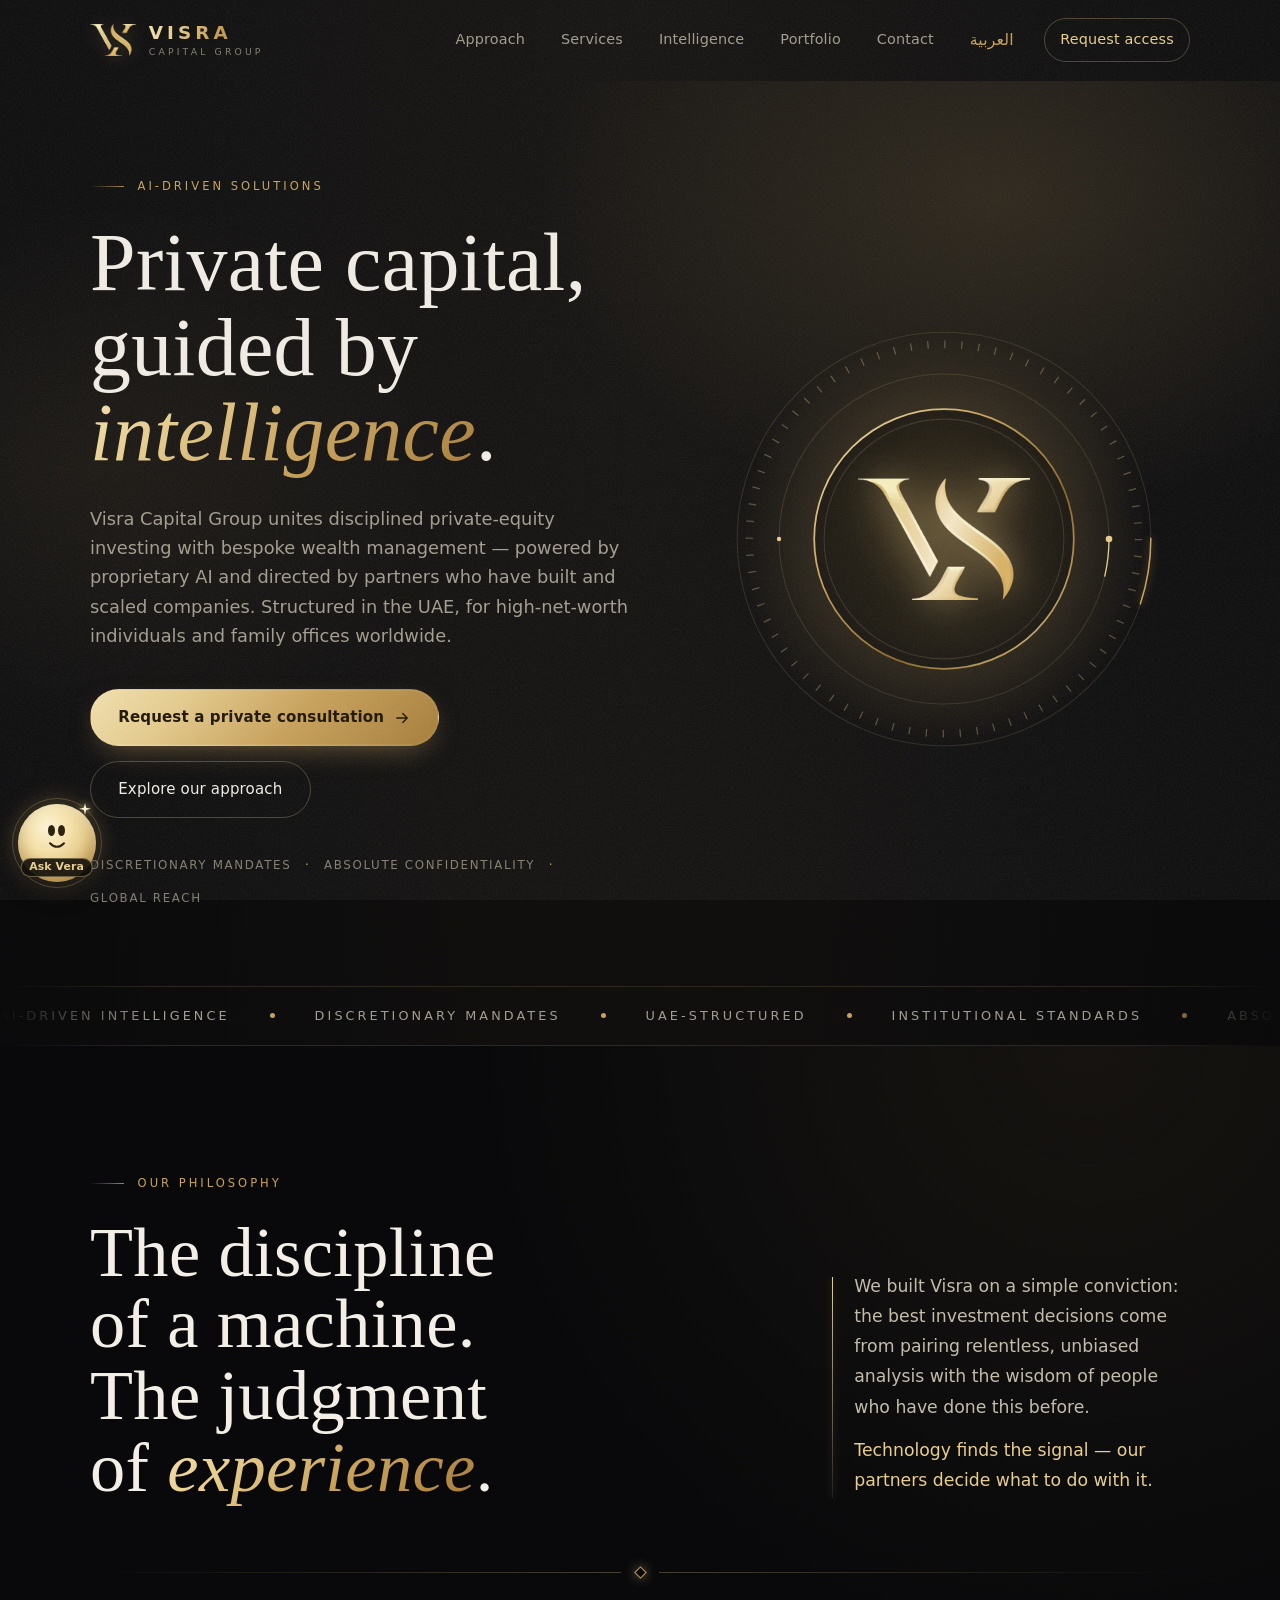
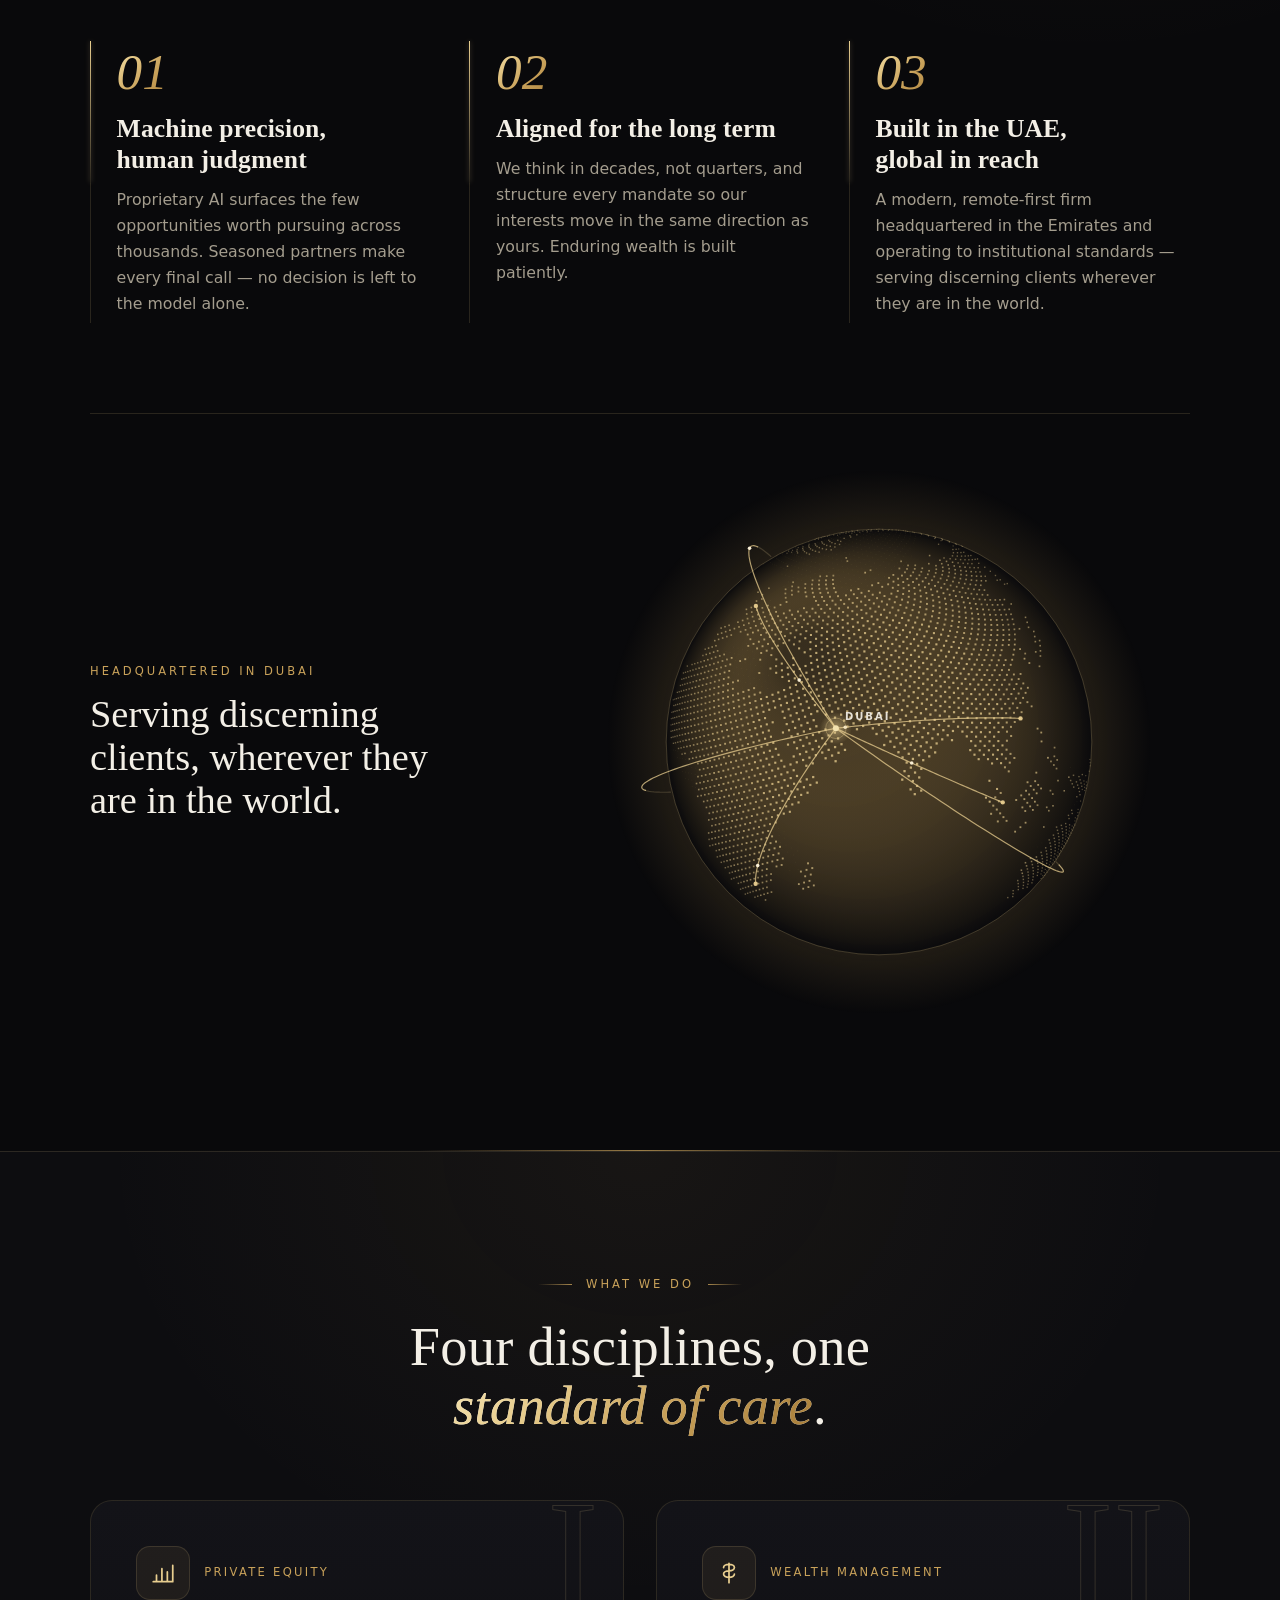
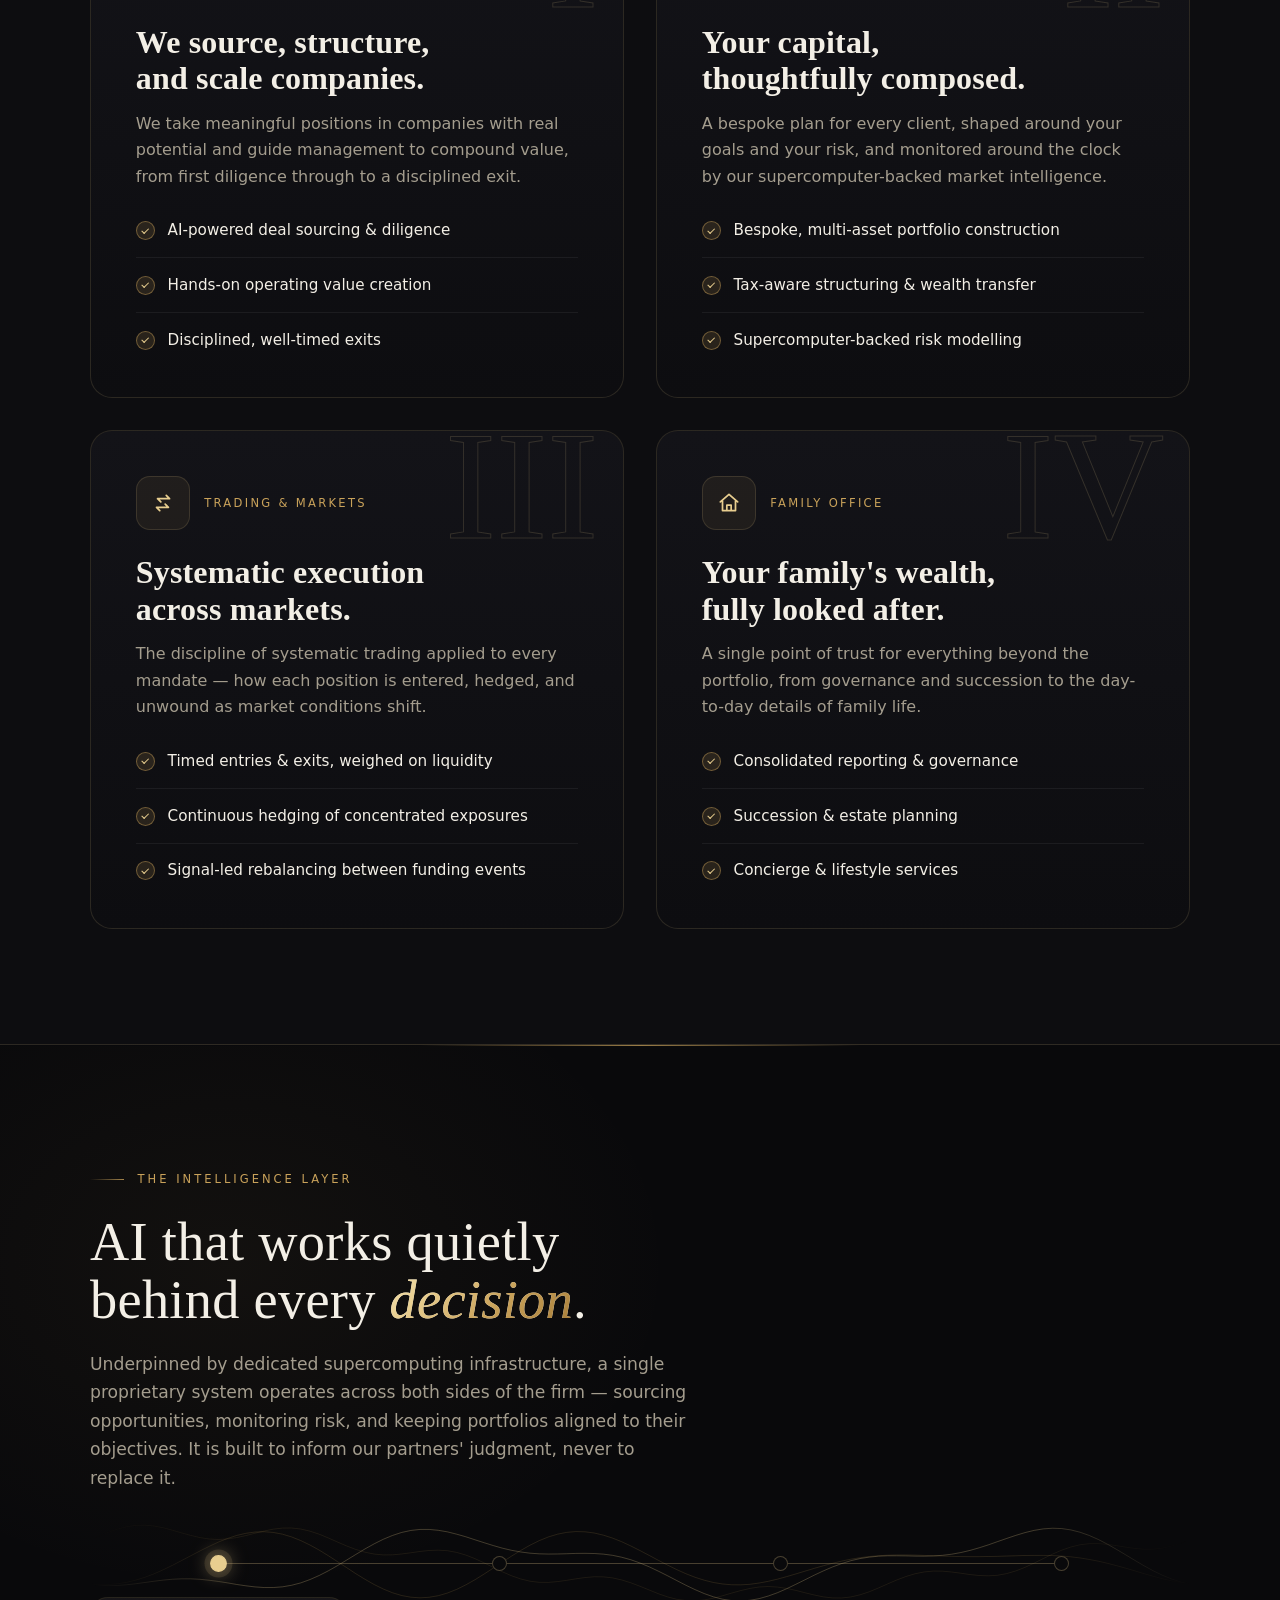
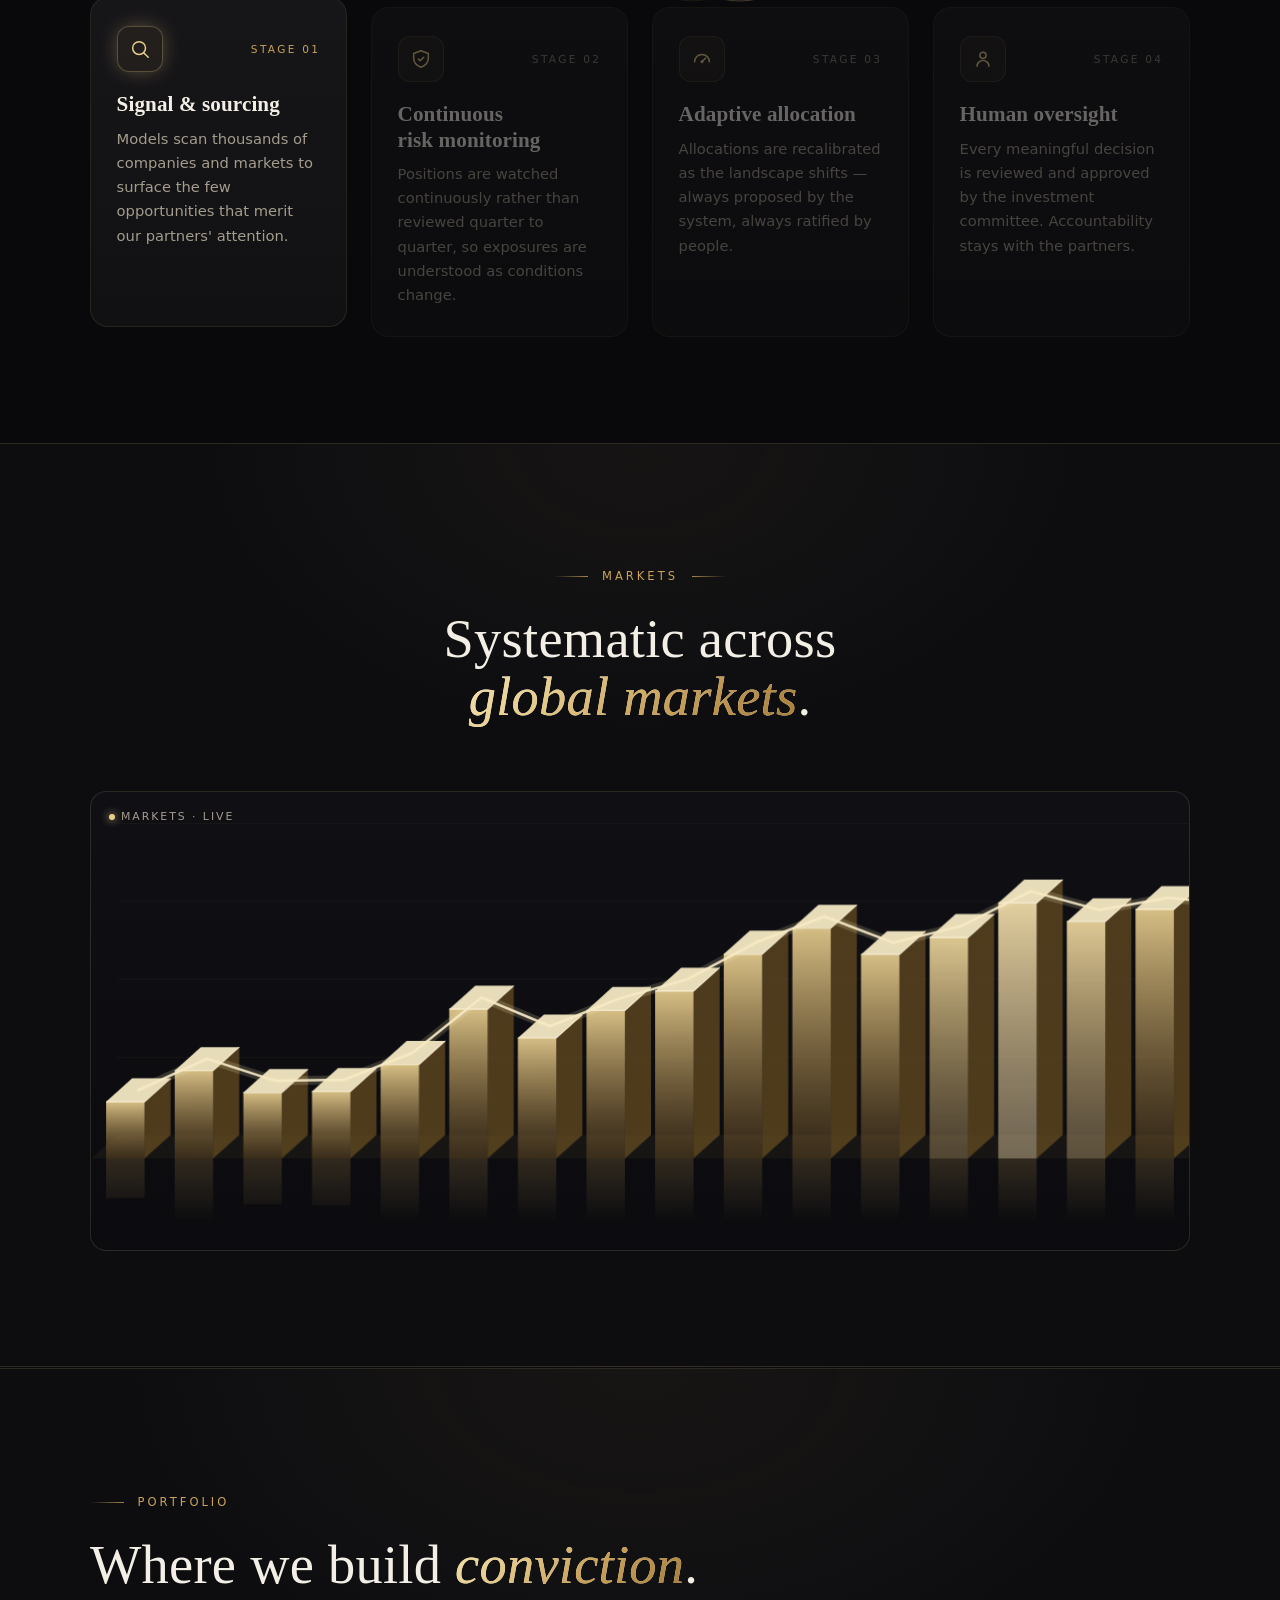
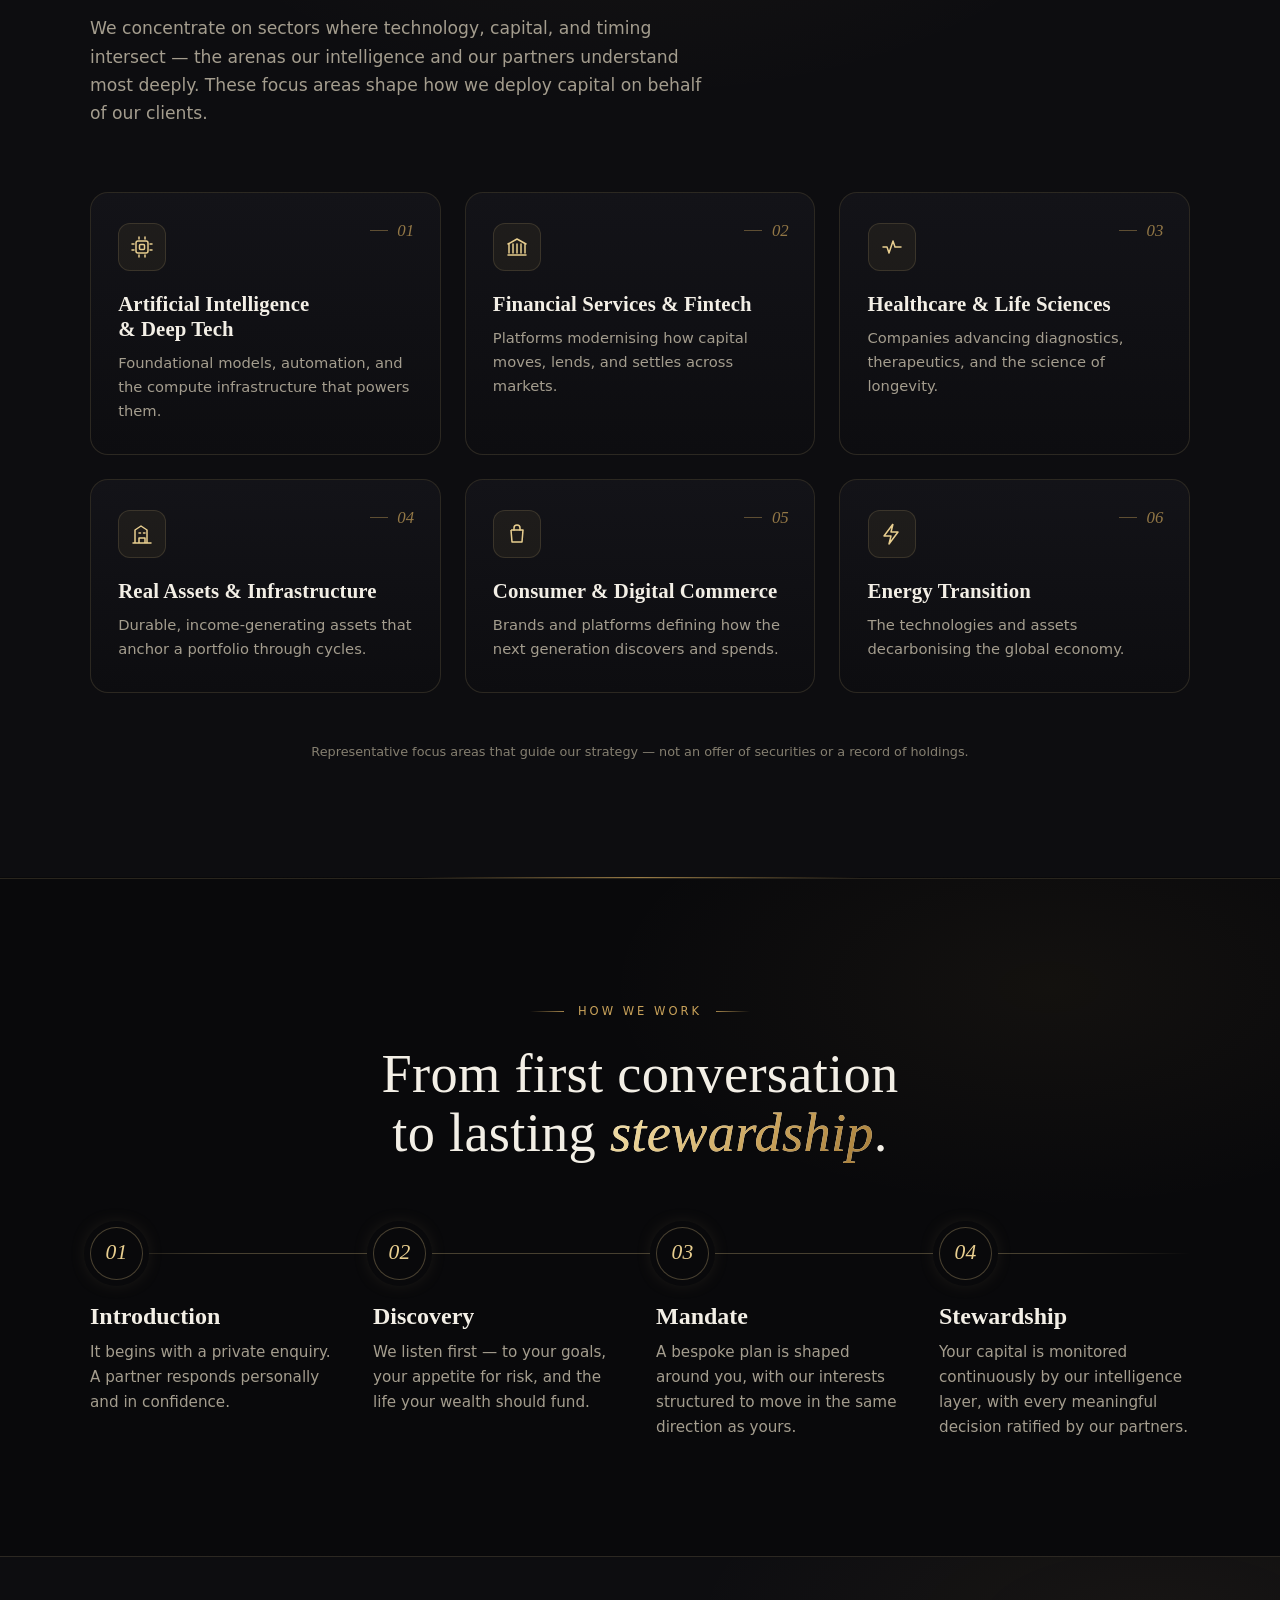
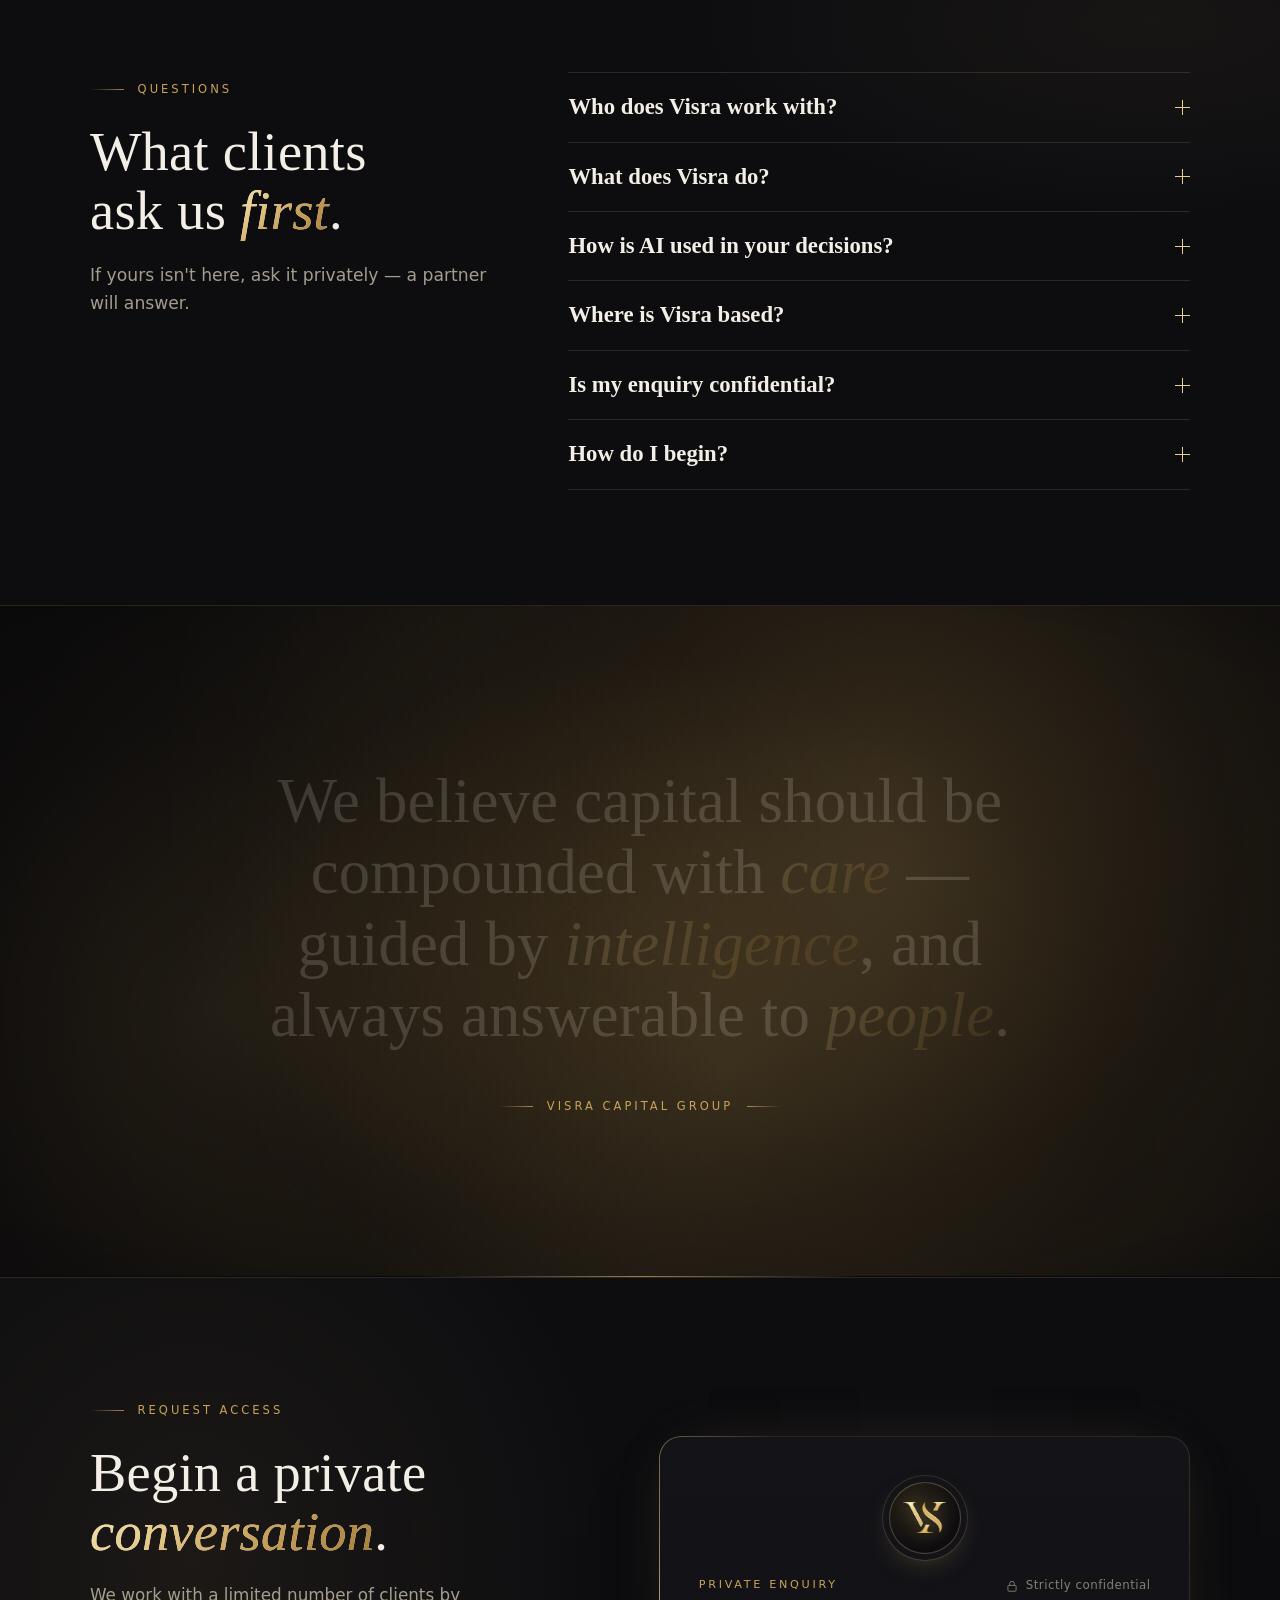
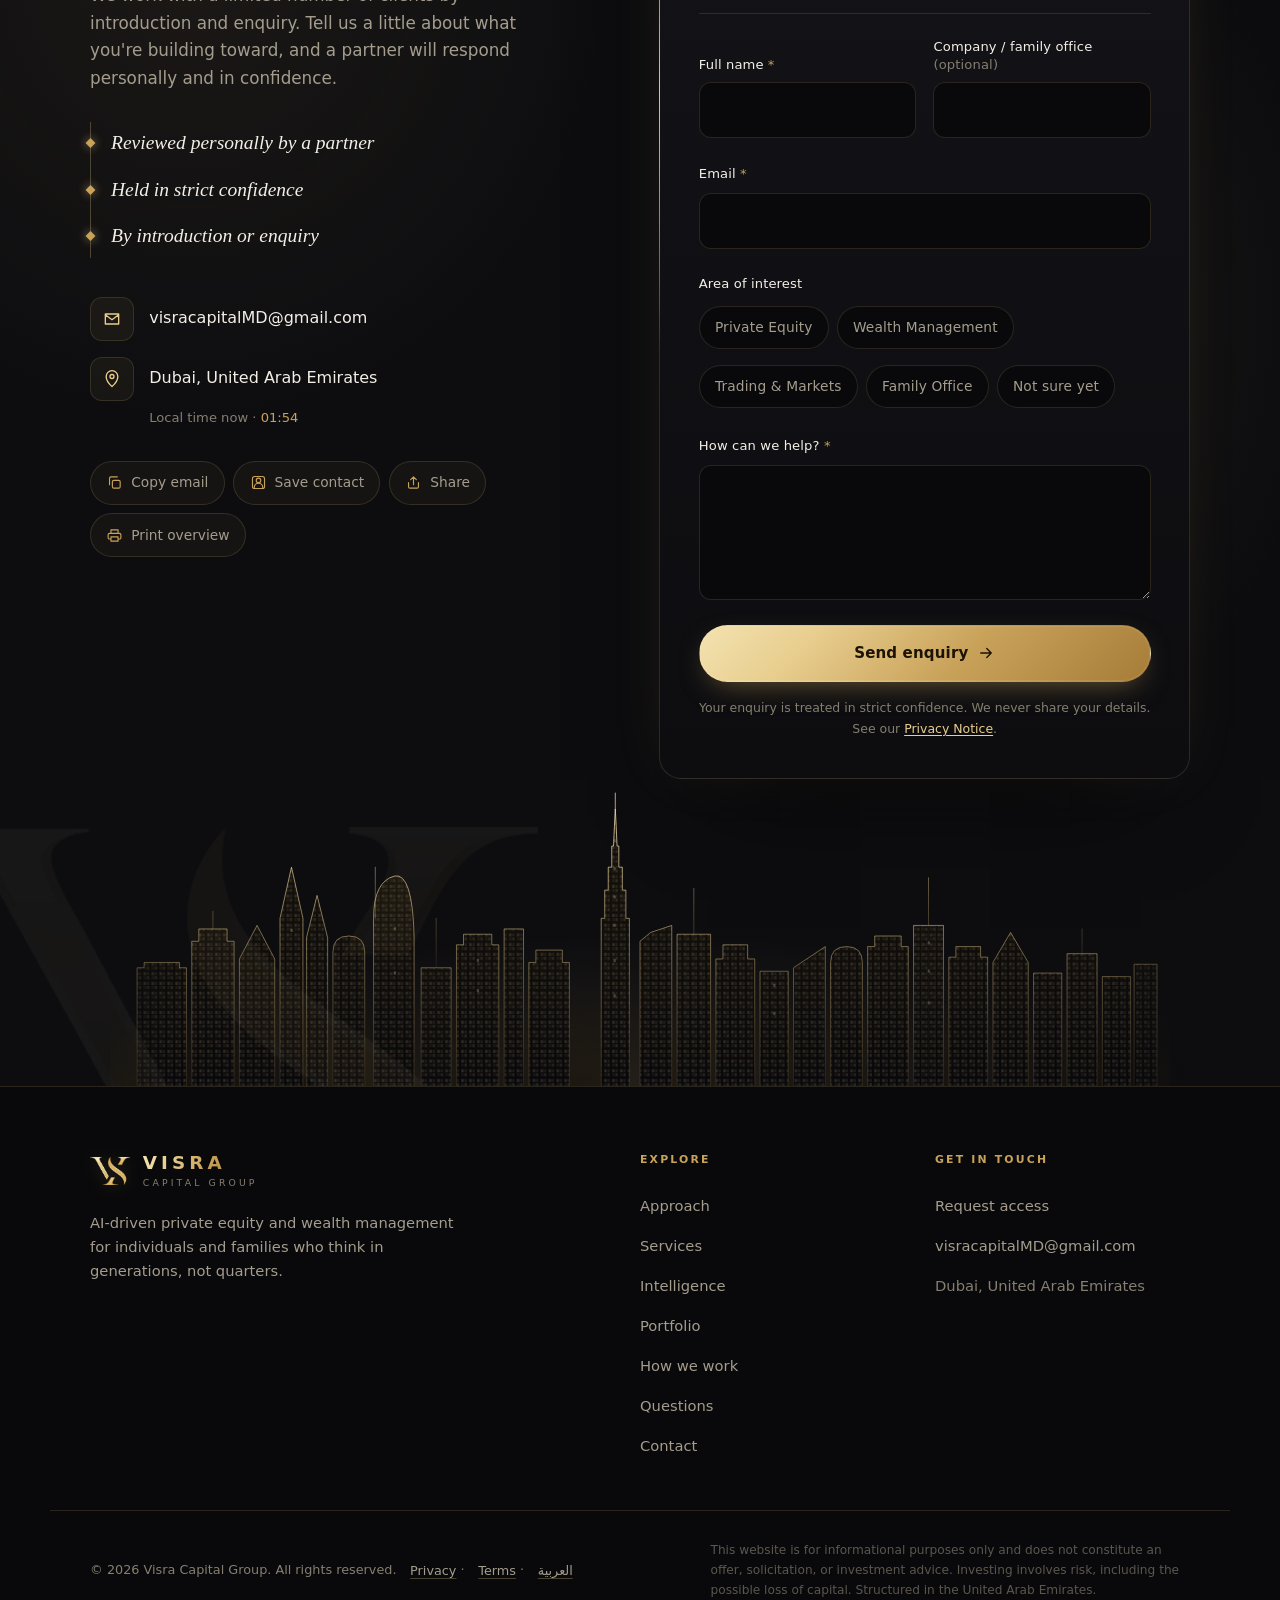
<file: index.html>
<!DOCTYPE html>
<!-- Website designed and built by Fahad Iftikhar. See humans.txt -->
<html lang="en">
<head>
  <meta charset="UTF-8" />
  <meta name="viewport" content="width=device-width, initial-scale=1.0, viewport-fit=cover" />
  <meta http-equiv="Content-Security-Policy" content="default-src 'self'; script-src 'self'; style-src 'self' 'unsafe-inline' https://fonts.googleapis.com; font-src https://fonts.gstatic.com; img-src 'self' data:; connect-src 'none'; object-src 'none'; base-uri 'none'; form-action 'none'; upgrade-insecure-requests" />
  <meta name="referrer" content="strict-origin-when-cross-origin" />
  <meta name="description" content="Visra Capital Group — an AI-driven private equity and wealth management firm structured in the UAE, dedicated to building enduring wealth for high-net-worth individuals and family offices." />
  <meta name="theme-color" content="#09090B" />
  <meta name="designer" content="Fahad Iftikhar" />
  <link rel="author" href="humans.txt" />
  <title>Visra Capital Group — AI-Driven Private Equity &amp; Wealth Management</title>

  <meta property="og:title" content="Visra Capital Group" />
  <meta property="og:description" content="AI-driven private equity & wealth management for high-net-worth individuals. Structured in the UAE." />
  <meta property="og:type" content="website" />
  <meta property="og:site_name" content="Visra Capital Group" />
  <meta property="og:locale" content="en_GB" />
  <meta property="og:locale:alternate" content="ar_AE" />
  <meta property="og:url" content="https://visracapitalaiteam-creator.github.io/visracapitaladvance/" />
  <meta property="og:image" content="https://visracapitalaiteam-creator.github.io/visracapitaladvance/assets/og-image.jpg" />
  <meta property="og:image:width" content="1200" />
  <meta property="og:image:height" content="630" />
  <meta property="og:image:alt" content="Visra Capital Group — Private capital, guided by intelligence." />
  <meta name="twitter:card" content="summary_large_image" />
  <link rel="canonical" href="https://visracapitalaiteam-creator.github.io/visracapitaladvance/" />
  <link rel="alternate" hreflang="en" href="https://visracapitalaiteam-creator.github.io/visracapitaladvance/" />
  <link rel="alternate" hreflang="ar" href="https://visracapitalaiteam-creator.github.io/visracapitaladvance/ar.html" />
  <link rel="alternate" hreflang="x-default" href="https://visracapitalaiteam-creator.github.io/visracapitaladvance/" />

  <script type="application/ld+json">
  {
    "@context": "https://schema.org",
    "@type": "FinancialService",
    "name": "Visra Capital Group",
    "url": "https://visracapitalaiteam-creator.github.io/visracapitaladvance/",
    "description": "AI-driven private equity and wealth management for high-net-worth individuals and family offices.",
    "email": "visracapitalMD@gmail.com",
    "logo": "https://visracapitalaiteam-creator.github.io/visracapitaladvance/assets/icon-192.png",
    "image": "https://visracapitalaiteam-creator.github.io/visracapitaladvance/assets/og-image.jpg",
    "address": { "@type": "PostalAddress", "addressLocality": "Dubai", "addressCountry": "AE" },
    "areaServed": "Worldwide",
    "knowsLanguage": ["en", "ar"]
  }
  </script>

  <link rel="preconnect" href="https://fonts.googleapis.com" />
  <link rel="preconnect" href="https://fonts.gstatic.com" crossorigin />
  <link href="https://fonts.googleapis.com/css2?family=Cormorant+Garamond:ital,wght@0,400;0,500;0,600;1,400;1,500&family=Inter:wght@400;500;600&display=swap" rel="stylesheet" />

  <link rel="stylesheet" href="styles.css?v=202611211259" />
  <link rel="icon" type="image/png" sizes="32x32" href="assets/favicon-32.png" />
  <link rel="icon" type="image/png" sizes="192x192" href="assets/icon-192.png" />
  <link rel="apple-touch-icon" href="assets/apple-touch-icon.png" />
  <link rel="manifest" href="manifest.webmanifest" />
  <meta name="apple-mobile-web-app-capable" content="yes" />
  <meta name="mobile-web-app-capable" content="yes" />
  <meta name="apple-mobile-web-app-status-bar-style" content="black-translucent" />
  <meta name="apple-mobile-web-app-title" content="Visra" />
</head>
<body>
  <a class="skip-link" href="#main">Skip to content</a>

  <!-- Background finish: a soft vignette + a fine film grain over the whole page (decorative) -->
  <div class="bg-fx" aria-hidden="true"></div>

  <!-- ============ HEADER ============ -->
  <header class="site-header" id="top">
    <div class="wrap header__inner">
      <a class="brand" href="#top" aria-label="Visra Capital Group, home">
        <img class="brand__mark" src="assets/visra-mark.png" alt="" width="46" height="46" decoding="async" fetchpriority="high" />
        <span class="brand__text">
          <span class="brand__name">VISRA</span>
          <span class="brand__sub">Capital&nbsp;Group</span>
        </span>
      </a>

      <nav class="nav" aria-label="Primary">
        <button class="nav__toggle" aria-expanded="false" aria-controls="nav-menu" aria-label="Open menu">
          <span></span><span></span><span></span>
        </button>
        <span class="nav__glider" aria-hidden="true"></span>
        <ul class="nav__menu" id="nav-menu">
          <li><a href="#approach">Approach</a></li>
          <li><a href="#services">Services</a></li>
          <li><a href="#intelligence">Intelligence</a></li>
          <li><a href="#portfolio">Portfolio</a></li>
          <li><a href="#contact">Contact</a></li>
          <li><a class="nav__lang" href="ar.html" lang="ar" hreflang="ar">العربية</a></li>
          <li><a class="nav__cta" href="#contact">Request access</a></li>
        </ul>
      </nav>
    </div>
    <div class="scroll-progress" aria-hidden="true"><span></span></div>
  </header>

  <main id="main">
    <!-- ============ HERO ============ -->
    <section class="hero" aria-labelledby="hero-title">
      <div class="hero__glow" aria-hidden="true"></div>
      <canvas class="hero__net" aria-hidden="true"></canvas>
      <div class="wrap hero__grid">
        <div class="hero__copy">
          <p class="eyebrow"><span class="eyebrow__line" aria-hidden="true"></span>AI-Driven Solutions</p>
          <h1 class="hero__title" id="hero-title">
            Private capital,<br />guided by <em>intelligence</em>.
          </h1>
          <p class="hero__lead">
            Visra Capital Group unites disciplined private-equity investing with bespoke wealth management — powered by proprietary AI and directed by partners who have built and scaled companies. Structured in the UAE, for high-net-worth individuals and family offices worldwide.
          </p>
          <div class="hero__actions">
            <a class="btn btn--primary" href="#contact">
              Request a private consultation
              <svg class="btn__arrow" viewBox="0 0 24 24" width="18" height="18" aria-hidden="true"><path d="M5 12h14M13 6l6 6-6 6" fill="none" stroke="currentColor" stroke-width="1.8" stroke-linecap="round" stroke-linejoin="round"/></svg>
            </a>
            <a class="btn btn--ghost" href="#approach">Explore our approach</a>
          </div>
          <p class="hero__trust">
            <span>Discretionary mandates</span><span aria-hidden="true">·</span><span>Absolute confidentiality</span><span aria-hidden="true">·</span><span>Global reach</span>
          </p>
        </div>

        <!-- Signature medallion: monogram framed by an AI "scanning" orbit -->
        <div class="hero__visual" aria-hidden="true">
          <!-- Layers sit at different depths; JS tilts the whole piece and shifts each layer. -->
          <div class="medallion">
            <div class="medallion__glow" data-depth="-0.6" style="--d:-0.6"></div>
            <svg class="medallion__rings medallion__rings--1" data-depth="-1" style="--d:-1" viewBox="0 0 400 400" fill="none">
              <circle class="ring ring--outer" cx="200" cy="200" r="188" fill="none" />
              <!-- fine tick marks, like a watch bezel -->
              <circle class="ring ring--ticks" cx="200" cy="200" r="177" fill="none" />
              <circle class="ring ring--scan"  cx="200" cy="200" r="188" fill="none" />
            </svg>
            <svg class="medallion__rings medallion__rings--2" data-depth="-0.45" style="--d:-0.45" viewBox="0 0 400 400" fill="none">
              <circle class="ring ring--mid"   cx="200" cy="200" r="150" fill="none" />
              <circle class="ring ring--scan2" cx="200" cy="200" r="150" fill="none" />
              <!-- two points orbiting opposite each other -->
              <g class="ring-orbit">
                <circle cx="350" cy="200" r="3" />
                <circle cx="50"  cy="200" r="2" />
              </g>
            </svg>
            <!-- the frame travels with the logo, so the two always stay centred on each other -->
            <svg class="medallion__rings medallion__rings--3" data-depth="0.9" style="--d:0.9" viewBox="0 0 400 400" fill="none">
              <defs>
                <radialGradient id="emblem-disc" cx="50%" cy="42%" r="60%">
                  <stop offset="0" stop-color="#3a2f1a" stop-opacity="0.75" />
                  <stop offset="0.6" stop-color="#15120c" stop-opacity="0.7" />
                  <stop offset="1" stop-color="#09090b" stop-opacity="0.55" />
                </radialGradient>
                <linearGradient id="emblem-gold" x1="0" y1="0" x2="1" y2="1">
                  <stop offset="0" stop-color="#f3e2b0" />
                  <stop offset="0.35" stop-color="#c9a25a" />
                  <stop offset="0.65" stop-color="#8a6628" />
                  <stop offset="1" stop-color="#e8ce8f" />
                </linearGradient>
              </defs>
              <circle class="ring-disc" cx="200" cy="200" r="118" fill="url(#emblem-disc)" />
              <circle class="ring ring--frame" cx="200" cy="200" r="118" fill="none" stroke="url(#emblem-gold)" />
              <circle class="ring ring--inner" cx="200" cy="200" r="109" fill="none" />
            </svg>
            <div class="medallion__mark" data-depth="0.9" style="--d:0.9">
              <!-- The monogram, shown flat, with a gleam layer shaped to it -->
              <div class="coin">
                <img class="medallion__logo coin__front" src="assets/visra-mark.png" alt="" width="150" height="150" decoding="async" fetchpriority="high" />
                <span class="medallion__shine"></span>
              </div>
            </div>
          </div>
        </div>
      </div>

      <!-- Credential strip -->
      <div class="marquee" aria-hidden="true">
        <div class="marquee__track">
          <span>AI-Driven Intelligence</span><span class="marquee__dot"></span>
          <span>Discretionary Mandates</span><span class="marquee__dot"></span>
          <span>UAE-Structured</span><span class="marquee__dot"></span>
          <span>Institutional Standards</span><span class="marquee__dot"></span>
          <span>Absolute Confidentiality</span><span class="marquee__dot"></span>
          <span>AI-Driven Intelligence</span><span class="marquee__dot"></span>
          <span>Discretionary Mandates</span><span class="marquee__dot"></span>
          <span>UAE-Structured</span><span class="marquee__dot"></span>
          <span>Institutional Standards</span><span class="marquee__dot"></span>
          <span>Absolute Confidentiality</span><span class="marquee__dot"></span>
        </div>
      </div>
    </section>

    <!-- ============ APPROACH ============ -->
    <section class="approach" id="approach" aria-labelledby="approach-title">
      <div class="wrap">
        <header class="section-head">
          <p class="eyebrow"><span class="eyebrow__line" aria-hidden="true"></span>Our philosophy</p>
          <!-- each line rises into view in turn -->
          <h2 class="section-title" id="approach-title">
            <span class="line"><span>The discipline of a machine.</span></span>
            <span class="line"><span>The judgment of <em>experience</em>.</span></span>
          </h2>
          <p class="section-intro">
            We built Visra on a simple conviction: the best investment decisions come from pairing relentless, unbiased analysis with the wisdom of people who have done this before. <span class="intro-key">Technology finds the signal — our partners decide what to do with it.</span>
          </p>
        </header>

        <div class="ornament" aria-hidden="true"><span></span><i></i><span></span></div>

        <div class="tenets">
          <article class="tenet">
            <span class="tenet__no">01</span>
            <h3 class="tenet__title">Machine precision, human judgment</h3>
            <p class="tenet__desc">Proprietary AI surfaces the few opportunities worth pursuing across thousands. Seasoned partners make every final call — no decision is left to the model alone.</p>
          </article>
          <article class="tenet">
            <span class="tenet__no">02</span>
            <h3 class="tenet__title">Aligned for the long term</h3>
            <p class="tenet__desc">We think in decades, not quarters, and structure every mandate so our interests move in the same direction as yours. Enduring wealth is built patiently.</p>
          </article>
          <article class="tenet">
            <span class="tenet__no">03</span>
            <h3 class="tenet__title">Built in the UAE, global in reach</h3>
            <p class="tenet__desc">A modern, remote-first firm headquartered in the Emirates and operating to institutional standards — serving discerning clients wherever they are in the world.</p>
          </article>
        </div>

        <!-- Global reach: dotted world map, arcs drawn out from Dubai -->
        <figure class="reach">
          <div class="reach__map">
            <svg viewBox="0 0 160 60" aria-hidden="true">
              <path class="reach__land" d="M30.5 0.5h0.5M35.5 0.5h1.5M42.5 0.5h3.5M47.5 0.5h23.5M86.5 0.5h1.5M89.5 0.5h1.5M124.5 0.5h0.5M28.5 1.5h4.5M34.5 1.5h2.5M39.5 1.5h0.5M42.5 1.5h1.5M54.5 1.5h16.5M106.5 1.5h2.5M120.5 1.5h10.5M141.5 1.5h2.5M25.5 2.5h3.5M32.5 2.5h1.5M35.5 2.5h10.5M55.5 2.5h15.5M104.5 2.5h0.5M116.5 2.5h16.5M135.5 2.5h1.5M142.5 2.5h1.5M0.5 3.5h0.5M10.5 3.5h0.5M25.5 3.5h0.5M28.5 3.5h5.5M37.5 3.5h1.5M40.5 3.5h7.5M56.5 3.5h13.5M92.5 3.5h0.5M104.5 3.5h0.5M110.5 3.5h1.5M113.5 3.5h34.5M159.5 3.5h0.5M6.5 4.5h21.5M29.5 4.5h2.5M33.5 4.5h1.5M38.5 4.5h2.5M42.5 4.5h1.5M46.5 4.5h3.5M57.5 4.5h10.5M88.5 4.5h7.5M107.5 4.5h1.5M110.5 4.5h1.5M113.5 4.5h41.5M156.5 4.5h3.5M0.5 5.5h3.5M8.5 5.5h34.5M47.5 5.5h4.5M56.5 5.5h8.5M86.5 5.5h11.5M100.5 5.5h11.5M113.5 5.5h46.5M2.5 6.5h0.5M7.5 6.5h33.5M42.5 6.5h1.5M45.5 6.5h5.5M57.5 6.5h4.5M70.5 6.5h2.5M85.5 6.5h73.5M6.5 7.5h32.5M44.5 7.5h3.5M50.5 7.5h0.5M58.5 7.5h2.5M82.5 7.5h5.5M89.5 7.5h62.5M153.5 7.5h4.5M7.5 8.5h6.5M17.5 8.5h20.5M46.5 8.5h2.5M82.5 8.5h5.5M90.5 8.5h0.5M93.5 8.5h55.5M152.5 8.5h1.5M10.5 9.5h1.5M21.5 9.5h17.5M46.5 9.5h5.5M77.5 9.5h1.5M85.5 9.5h1.5M91.5 9.5h50.5M150.5 9.5h1.5M8.5 10.5h0.5M21.5 10.5h20.5M45.5 10.5h7.5M77.5 10.5h1.5M85.5 10.5h0.5M89.5 10.5h51.5M149.5 10.5h2.5M23.5 11.5h20.5M45.5 11.5h9.5M76.5 11.5h0.5M78.5 11.5h1.5M82.5 11.5h61.5M149.5 11.5h1.5M23.5 12.5h30.5M78.5 12.5h1.5M81.5 12.5h60.5M143.5 12.5h0.5M24.5 13.5h24.5M50.5 13.5h0.5M54.5 13.5h1.5M78.5 13.5h63.5M143.5 13.5h0.5M25.5 14.5h26.5M79.5 14.5h16.5M97.5 14.5h43.5M25.5 15.5h24.5M79.5 15.5h6.5M87.5 15.5h5.5M97.5 15.5h42.5M143.5 15.5h1.5M25.5 16.5h23.5M76.5 16.5h4.5M85.5 16.5h1.5M88.5 16.5h3.5M95.5 16.5h0.5M98.5 16.5h39.5M142.5 16.5h0.5M25.5 17.5h21.5M76.5 17.5h3.5M89.5 17.5h0.5M92.5 17.5h40.5M134.5 17.5h2.5M142.5 17.5h0.5M26.5 18.5h19.5M76.5 18.5h2.5M86.5 18.5h0.5M92.5 18.5h41.5M136.5 18.5h0.5M141.5 18.5h1.5M26.5 19.5h19.5M77.5 19.5h7.5M90.5 19.5h0.5M96.5 19.5h36.5M136.5 19.5h0.5M139.5 19.5h2.5M28.5 20.5h16.5M76.5 20.5h8.5M95.5 20.5h38.5M138.5 20.5h0.5M28.5 21.5h0.5M30.5 21.5h13.5M76.5 21.5h11.5M89.5 21.5h44.5M29.5 22.5h7.5M43.5 22.5h0.5M75.5 22.5h26.5M103.5 22.5h30.5M31.5 23.5h5.5M74.5 23.5h20.5M96.5 23.5h5.5M105.5 23.5h27.5M32.5 24.5h4.5M45.5 24.5h0.5M73.5 24.5h22.5M97.5 24.5h7.5M110.5 24.5h21.5M133.5 24.5h0.5M33.5 25.5h3.5M44.5 25.5h1.5M72.5 25.5h23.5M97.5 25.5h8.5M111.5 25.5h8.5M121.5 25.5h8.5M33.5 26.5h3.5M40.5 26.5h0.5M48.5 26.5h0.5M73.5 26.5h23.5M98.5 26.5h7.5M112.5 26.5h5.5M122.5 26.5h4.5M128.5 26.5h0.5M35.5 27.5h5.5M73.5 27.5h23.5M99.5 27.5h5.5M113.5 27.5h3.5M122.5 27.5h5.5M133.5 27.5h0.5M39.5 28.5h3.5M72.5 28.5h25.5M99.5 28.5h2.5M113.5 28.5h2.5M123.5 28.5h4.5M133.5 28.5h0.5M41.5 29.5h1.5M73.5 29.5h26.5M113.5 29.5h2.5M125.5 29.5h3.5M42.5 30.5h0.5M46.5 30.5h5.5M73.5 30.5h29.5M114.5 30.5h0.5M126.5 30.5h1.5M135.5 30.5h0.5M43.5 31.5h0.5M45.5 31.5h8.5M74.5 31.5h27.5M114.5 31.5h1.5M124.5 31.5h0.5M134.5 31.5h1.5M46.5 32.5h9.5M75.5 32.5h5.5M82.5 32.5h19.5M125.5 32.5h0.5M131.5 32.5h0.5M135.5 32.5h0.5M46.5 33.5h10.5M84.5 33.5h16.5M123.5 33.5h0.5M125.5 33.5h0.5M130.5 33.5h1.5M45.5 34.5h12.5M84.5 34.5h15.5M124.5 34.5h1.5M128.5 34.5h4.5M135.5 34.5h0.5M44.5 35.5h13.5M84.5 35.5h14.5M124.5 35.5h1.5M129.5 35.5h2.5M134.5 35.5h0.5M138.5 35.5h1.5M44.5 36.5h17.5M84.5 36.5h13.5M125.5 36.5h1.5M129.5 36.5h2.5M137.5 36.5h0.5M139.5 36.5h3.5M147.5 36.5h0.5M44.5 37.5h19.5M85.5 37.5h11.5M126.5 37.5h0.5M133.5 37.5h1.5M141.5 37.5h3.5M147.5 37.5h0.5M45.5 38.5h19.5M86.5 38.5h10.5M128.5 38.5h1.5M141.5 38.5h4.5M150.5 38.5h0.5M45.5 39.5h18.5M86.5 39.5h11.5M133.5 39.5h0.5M145.5 39.5h1.5M46.5 40.5h16.5M86.5 40.5h11.5M139.5 40.5h1.5M143.5 40.5h0.5M46.5 41.5h16.5M85.5 41.5h12.5M101.5 41.5h0.5M136.5 41.5h3.5M143.5 41.5h0.5M47.5 42.5h15.5M85.5 42.5h12.5M100.5 42.5h1.5M135.5 42.5h5.5M143.5 42.5h1.5M154.5 42.5h0.5M159.5 42.5h0.5M49.5 43.5h12.5M85.5 43.5h10.5M100.5 43.5h1.5M134.5 43.5h10.5M49.5 44.5h12.5M86.5 44.5h9.5M100.5 44.5h1.5M131.5 44.5h14.5M153.5 44.5h0.5M49.5 45.5h10.5M86.5 45.5h9.5M99.5 45.5h1.5M131.5 45.5h15.5M49.5 46.5h9.5M87.5 46.5h7.5M131.5 46.5h16.5M48.5 47.5h9.5M87.5 47.5h7.5M131.5 47.5h16.5M48.5 48.5h9.5M88.5 48.5h5.5M131.5 48.5h16.5M48.5 49.5h8.5M88.5 49.5h4.5M131.5 49.5h5.5M139.5 49.5h8.5M48.5 50.5h5.5M55.5 50.5h0.5M88.5 50.5h0.5M131.5 50.5h1.5M140.5 50.5h6.5M47.5 51.5h7.5M142.5 51.5h4.5M157.5 51.5h0.5M47.5 52.5h4.5M157.5 52.5h1.5M47.5 53.5h3.5M144.5 53.5h1.5M156.5 53.5h0.5M47.5 54.5h3.5M155.5 54.5h1.5M47.5 55.5h2.5M154.5 55.5h1.5M46.5 56.5h4.5M46.5 57.5h2.5M47.5 58.5h1.5M48.5 59.5h2.5" />
              <g class="reach__arcs">
                <path style="--i:0" pathLength="1" d="M104.58 23.97Q95.78 10.74 79.96 12.28" />
                <path style="--i:1" pathLength="1" d="M104.58 23.97Q77.92 3.29 47.11 17.08" />
                <path style="--i:2" pathLength="1" d="M104.58 23.97Q118.06 16.77 130.76 25.26" />
                <path style="--i:3" pathLength="1" d="M104.58 23.97Q118.55 22.81 126.13 34.59" />
                <path style="--i:4" pathLength="1" d="M104.58 23.97Q91.66 31.75 92.44 46.81" />
                <path style="--i:5" pathLength="1" d="M104.58 23.97Q133.77 24.32 147.2 50.23" />
                <path style="--i:6" pathLength="1" d="M104.58 23.97Q75.45 21.2 59.29 45.61" />
              </g>
              <g class="reach__ends">
                <circle style="--i:0" cx="79.96" cy="12.28" r="0.6" />
                <circle style="--i:1" cx="47.11" cy="17.08" r="0.6" />
                <circle style="--i:2" cx="130.76" cy="25.26" r="0.6" />
                <circle style="--i:3" cx="126.13" cy="34.59" r="0.6" />
                <circle style="--i:4" cx="92.44" cy="46.81" r="0.6" />
                <circle style="--i:5" cx="147.2" cy="50.23" r="0.6" />
                <circle style="--i:6" cx="59.29" cy="45.61" r="0.6" />
              </g>
              <circle class="reach__pulse" cx="104.58" cy="23.97" r="1.1" />
              <circle class="reach__hub" cx="104.58" cy="23.97" r="1.1" />
            </svg>
            <span class="reach__label" aria-hidden="true">Dubai</span>
            <canvas class="reach__globe" aria-hidden="true"></canvas>
          </div>
          <figcaption class="reach__cap">
            <span class="reach__kicker">Headquartered in Dubai</span>
            <span class="reach__line">Serving discerning clients, wherever they are in the world.</span>          </figcaption>
        </figure>
      </div>
    </section>

    <!-- ============ SERVICES ============ -->
    <section class="services" id="services" aria-labelledby="services-title">
      <div class="wrap">
        <header class="section-head section-head--center">
          <p class="eyebrow eyebrow--center"><span class="eyebrow__line" aria-hidden="true"></span>What we do<span class="eyebrow__line" aria-hidden="true"></span></p>
          <h2 class="section-title" id="services-title">Four disciplines, one <em>standard of care</em>.</h2>
        </header>

        <div class="service-grid">
          <!-- Private Equity -->
          <article class="service spot">
            <span class="service__numeral" aria-hidden="true">I</span>
            <div class="service__head">
              <span class="service__glyph" aria-hidden="true">
                <svg viewBox="0 0 24 24" width="26" height="26"><path d="M3 20h18M6 20v-6M11 20V8M16 20v-9M21 20V5" fill="none" stroke="currentColor" stroke-width="1.6" stroke-linecap="round"/></svg>
              </span>
              <span class="service__kicker">Private Equity</span>
            </div>
            <h3 class="service__title">We source, structure, and scale companies.</h3>
            <p class="service__desc">
              We take meaningful positions in companies with real potential and guide management to compound value, from first diligence through to a disciplined exit.
            </p>
            <ul class="service__list">
              <li><span class="tick" aria-hidden="true"></span>AI-powered deal sourcing &amp; diligence</li>
              <li><span class="tick" aria-hidden="true"></span>Hands-on operating value creation</li>
              <li><span class="tick" aria-hidden="true"></span>Disciplined, well-timed exits</li>
            </ul>
          </article>

          <!-- Wealth Management -->
          <article class="service spot">
            <span class="service__numeral" aria-hidden="true">II</span>
            <div class="service__head">
              <span class="service__glyph" aria-hidden="true">
                <svg viewBox="0 0 24 24" width="26" height="26"><path d="M12 3v18M7 7c0-1.7 2.2-3 5-3s5 1.3 5 3-2.2 3-5 3-5 1.3-5 3 2.2 3 5 3 5-1.3 5-3" fill="none" stroke="currentColor" stroke-width="1.6" stroke-linecap="round" stroke-linejoin="round"/></svg>
              </span>
              <span class="service__kicker">Wealth Management</span>
            </div>
            <h3 class="service__title">Your capital, thoughtfully composed.</h3>
            <p class="service__desc">
              A bespoke plan for every client, shaped around your goals and your risk, and monitored around the clock by our supercomputer-backed market intelligence.
            </p>
            <ul class="service__list">
              <li><span class="tick" aria-hidden="true"></span>Bespoke, multi-asset portfolio construction</li>
              <li><span class="tick" aria-hidden="true"></span>Tax-aware structuring &amp; wealth transfer</li>
              <li><span class="tick" aria-hidden="true"></span>Supercomputer-backed risk modelling</li>
            </ul>
          </article>

          <!-- Trading & Markets -->
          <article class="service spot">
            <span class="service__numeral" aria-hidden="true">III</span>
            <div class="service__head">
              <span class="service__glyph" aria-hidden="true">
                <svg viewBox="0 0 24 24" width="26" height="26"><path d="M7 8h11l-3-3M7 8l3 3M17 16H6l3 3M17 16l-3-3" fill="none" stroke="currentColor" stroke-width="1.6" stroke-linecap="round" stroke-linejoin="round"/></svg>
              </span>
              <span class="service__kicker">Trading &amp; Markets</span>
            </div>
            <h3 class="service__title">Systematic execution across markets.</h3>
            <p class="service__desc">
              The discipline of systematic trading applied to every mandate — how each position is entered, hedged, and unwound as market conditions shift.
            </p>
            <ul class="service__list">
              <li><span class="tick" aria-hidden="true"></span>Timed entries &amp; exits, weighed on liquidity</li>
              <li><span class="tick" aria-hidden="true"></span>Continuous hedging of concentrated exposures</li>
              <li><span class="tick" aria-hidden="true"></span>Signal-led rebalancing between funding events</li>
            </ul>
          </article>

          <!-- Family Office -->
          <article class="service spot">
            <span class="service__numeral" aria-hidden="true">IV</span>
            <div class="service__head">
              <span class="service__glyph" aria-hidden="true">
                <svg viewBox="0 0 24 24" width="26" height="26"><path d="M4 11 12 4l8 7M6 10v9h12v-9M10 19v-5h4v5" fill="none" stroke="currentColor" stroke-width="1.6" stroke-linecap="round" stroke-linejoin="round"/></svg>
              </span>
              <span class="service__kicker">Family Office</span>
            </div>
            <h3 class="service__title">Your family's wealth, fully looked after.</h3>
            <p class="service__desc">
              A single point of trust for everything beyond the portfolio, from governance and succession to the day-to-day details of family life.
            </p>
            <ul class="service__list">
              <li><span class="tick" aria-hidden="true"></span>Consolidated reporting &amp; governance</li>
              <li><span class="tick" aria-hidden="true"></span>Succession &amp; estate planning</li>
              <li><span class="tick" aria-hidden="true"></span>Concierge &amp; lifestyle services</li>
            </ul>
          </article>
        </div>
      </div>
    </section>

    <!-- ============ INTELLIGENCE LAYER ============ -->
    <section class="intel" id="intelligence" aria-labelledby="intel-title">
      <div class="wrap">
        <header class="section-head">
          <p class="eyebrow"><span class="eyebrow__line" aria-hidden="true"></span>The intelligence layer</p>
          <h2 class="section-title" id="intel-title">AI that works quietly <br class="hide-mobile" />behind every <em>decision</em>.</h2>
          <p class="section-intro">
            Underpinned by dedicated supercomputing infrastructure, a single proprietary system operates across both sides of the firm — sourcing opportunities, monitoring risk, and keeping portfolios aligned to their objectives. It is built to inform our partners' judgment, never to replace it.
          </p>
        </header>

        <div class="pipeline">
          <svg class="pipeline__wave" viewBox="0 0 1200 240" preserveAspectRatio="none" aria-hidden="true">
            <g class="wave wave--1"><path /></g>
            <g class="wave wave--2"><path /></g>
            <g class="wave wave--3"><path /></g>
          </svg>
          <div class="pipeline__rail" aria-hidden="true"><span class="pipeline__fill"></span></div>
          <ol class="pipeline__stages">
          <li class="stage">
            <span class="stage__node" aria-hidden="true"></span>
            <article class="stage__card spot">
              <div class="stage__top">
                <span class="stage__ico" aria-hidden="true">
                <svg viewBox="0 0 24 24" width="22" height="22"><circle cx="11" cy="11" r="7" fill="none" stroke="currentColor" stroke-width="1.6"/><path d="M16 16l5 5" fill="none" stroke="currentColor" stroke-width="1.6" stroke-linecap="round"/></svg>
                </span>
                <span class="stage__step">Stage 01</span>
              </div>
              <h3>Signal &amp; sourcing</h3>
              <p>Models scan thousands of companies and markets to surface the few opportunities that merit our partners' attention.</p>
            </article>
          </li>
          <li class="stage">
            <span class="stage__node" aria-hidden="true"></span>
            <article class="stage__card spot">
              <div class="stage__top">
                <span class="stage__ico" aria-hidden="true">
                <svg viewBox="0 0 24 24" width="22" height="22"><path d="M12 3l8 3v5c0 5-3.5 8.5-8 10-4.5-1.5-8-5-8-10V6z" fill="none" stroke="currentColor" stroke-width="1.6" stroke-linejoin="round"/><path d="M9 12l2 2 4-4" fill="none" stroke="currentColor" stroke-width="1.6" stroke-linecap="round" stroke-linejoin="round"/></svg>
                </span>
                <span class="stage__step">Stage 02</span>
              </div>
              <h3>Continuous risk monitoring</h3>
              <p>Positions are watched continuously rather than reviewed quarter to quarter, so exposures are understood as conditions change.</p>
            </article>
          </li>
          <li class="stage">
            <span class="stage__node" aria-hidden="true"></span>
            <article class="stage__card spot">
              <div class="stage__top">
                <span class="stage__ico" aria-hidden="true">
                <svg viewBox="0 0 24 24" width="22" height="22"><path d="M4 15a8 8 0 0 1 16 0" fill="none" stroke="currentColor" stroke-width="1.6" stroke-linecap="round"/><path d="M12 15l4-4" fill="none" stroke="currentColor" stroke-width="1.6" stroke-linecap="round"/><circle cx="12" cy="15" r="1.6" fill="currentColor"/></svg>
                </span>
                <span class="stage__step">Stage 03</span>
              </div>
              <h3>Adaptive allocation</h3>
              <p>Allocations are recalibrated as the landscape shifts — always proposed by the system, always ratified by people.</p>
            </article>
          </li>
          <li class="stage">
            <span class="stage__node" aria-hidden="true"></span>
            <article class="stage__card spot">
              <div class="stage__top">
                <span class="stage__ico" aria-hidden="true">
                <svg viewBox="0 0 24 24" width="22" height="22"><circle cx="12" cy="8" r="3.4" fill="none" stroke="currentColor" stroke-width="1.6"/><path d="M5.5 20a6.5 6.5 0 0 1 13 0" fill="none" stroke="currentColor" stroke-width="1.6" stroke-linecap="round"/></svg>
                </span>
                <span class="stage__step">Stage 04</span>
              </div>
              <h3>Human oversight</h3>
              <p>Every meaningful decision is reviewed and approved by the investment committee. Accountability stays with the partners.</p>
            </article>
          </li>
          </ol>
        </div>
      </div>
    </section>

    <!-- ============ MARKETS (decorative 3D chart — for looks, not real data) ============ -->
    <section class="markets" id="markets" aria-labelledby="markets-title">
      <div class="wrap">
        <header class="section-head section-head--center">
          <p class="eyebrow eyebrow--center"><span class="eyebrow__line" aria-hidden="true"></span>Markets<span class="eyebrow__line" aria-hidden="true"></span></p>
          <h2 class="section-title" id="markets-title">Systematic across <em>global markets</em>.</h2>
        </header>
        <div class="market market--full" aria-hidden="true">
          <canvas class="chart"></canvas>
          <span class="market__tag">Markets · live</span>
        </div>
      </div>
    </section>

    <!-- ============ PORTFOLIO ============ -->
    <section class="portfolio" id="portfolio" aria-labelledby="portfolio-title">
      <div class="wrap">
        <header class="section-head">
          <p class="eyebrow"><span class="eyebrow__line" aria-hidden="true"></span>Portfolio</p>
          <h2 class="section-title" id="portfolio-title">Where we build <em>conviction</em>.</h2>
          <p class="section-intro">
            We concentrate on sectors where technology, capital, and timing intersect — the arenas our intelligence and our partners understand most deeply. These focus areas shape how we deploy capital on behalf of our clients.
          </p>
        </header>

        <div class="focus-grid">
          <article class="focus-card spot">
            <span class="focus-card__no" aria-hidden="true">01</span>
            <span class="focus-card__ico" aria-hidden="true">
              <svg viewBox="0 0 24 24" width="24" height="24"><rect x="6" y="6" width="12" height="12" rx="2" fill="none" stroke="currentColor" stroke-width="1.5"/><rect x="9.5" y="9.5" width="5" height="5" rx="1" fill="none" stroke="currentColor" stroke-width="1.5"/><path d="M9 2v2M15 2v2M9 20v2M15 20v2M2 9h2M2 15h2M20 9h2M20 15h2" fill="none" stroke="currentColor" stroke-width="1.5" stroke-linecap="round"/></svg>
            </span>
            <h3 class="focus-card__title">Artificial Intelligence &amp; Deep Tech</h3>
            <p class="focus-card__desc">Foundational models, automation, and the compute infrastructure that powers them.</p>
          </article>

          <article class="focus-card spot">
            <span class="focus-card__no" aria-hidden="true">02</span>
            <span class="focus-card__ico" aria-hidden="true">
              <svg viewBox="0 0 24 24" width="24" height="24"><path d="M3 9l9-5 9 5M4 9v9M20 9v9M8 9v9M12 9v9M16 9v9M3 20h18" fill="none" stroke="currentColor" stroke-width="1.5" stroke-linecap="round" stroke-linejoin="round"/></svg>
            </span>
            <h3 class="focus-card__title">Financial Services &amp; Fintech</h3>
            <p class="focus-card__desc">Platforms modernising how capital moves, lends, and settles across markets.</p>
          </article>

          <article class="focus-card spot">
            <span class="focus-card__no" aria-hidden="true">03</span>
            <span class="focus-card__ico" aria-hidden="true">
              <svg viewBox="0 0 24 24" width="24" height="24"><path d="M3 12h4l2 6 4-12 2 6h6" fill="none" stroke="currentColor" stroke-width="1.5" stroke-linecap="round" stroke-linejoin="round"/></svg>
            </span>
            <h3 class="focus-card__title">Healthcare &amp; Life Sciences</h3>
            <p class="focus-card__desc">Companies advancing diagnostics, therapeutics, and the science of longevity.</p>
          </article>

          <article class="focus-card spot">
            <span class="focus-card__no" aria-hidden="true">04</span>
            <span class="focus-card__ico" aria-hidden="true">
              <svg viewBox="0 0 24 24" width="24" height="24"><path d="M3 21h18M5 21V8l6-4 6 4v13M9 21v-5h6v5" fill="none" stroke="currentColor" stroke-width="1.5" stroke-linecap="round" stroke-linejoin="round"/><path d="M9 11h1.5M13.5 11H15" fill="none" stroke="currentColor" stroke-width="1.5" stroke-linecap="round"/></svg>
            </span>
            <h3 class="focus-card__title">Real Assets &amp; Infrastructure</h3>
            <p class="focus-card__desc">Durable, income-generating assets that anchor a portfolio through cycles.</p>
          </article>

          <article class="focus-card spot">
            <span class="focus-card__no" aria-hidden="true">05</span>
            <span class="focus-card__ico" aria-hidden="true">
              <svg viewBox="0 0 24 24" width="24" height="24"><path d="M6 8h12l-1 12H7z" fill="none" stroke="currentColor" stroke-width="1.5" stroke-linejoin="round"/><path d="M9 8V6a3 3 0 0 1 6 0v2" fill="none" stroke="currentColor" stroke-width="1.5" stroke-linecap="round"/></svg>
            </span>
            <h3 class="focus-card__title">Consumer &amp; Digital Commerce</h3>
            <p class="focus-card__desc">Brands and platforms defining how the next generation discovers and spends.</p>
          </article>

          <article class="focus-card spot">
            <span class="focus-card__no" aria-hidden="true">06</span>
            <span class="focus-card__ico" aria-hidden="true">
              <svg viewBox="0 0 24 24" width="24" height="24"><path d="M13 2 4 14h7l-2 8 9-12h-7z" fill="none" stroke="currentColor" stroke-width="1.5" stroke-linejoin="round"/></svg>
            </span>
            <h3 class="focus-card__title">Energy Transition</h3>
            <p class="focus-card__desc">The technologies and assets decarbonising the global economy.</p>
          </article>
        </div>

        <p class="portfolio__note">Representative focus areas that guide our strategy — not an offer of securities or a record of holdings.</p>
      </div>
    </section>

    <!-- ============ HOW WE WORK ============ -->
    <section class="process" id="process" aria-labelledby="process-title">
      <div class="wrap">
        <header class="section-head section-head--center">
          <p class="eyebrow eyebrow--center"><span class="eyebrow__line" aria-hidden="true"></span>How we work<span class="eyebrow__line" aria-hidden="true"></span></p>
          <h2 class="section-title" id="process-title">From first conversation to lasting <em>stewardship</em>.</h2>
        </header>

        <ol class="steps">
          <li class="step">
            <span class="step__no" aria-hidden="true">01</span>
            <h3 class="step__title">Introduction</h3>
            <p class="step__desc">It begins with a private enquiry. A partner responds personally and in confidence.</p>
          </li>
          <li class="step">
            <span class="step__no" aria-hidden="true">02</span>
            <h3 class="step__title">Discovery</h3>
            <p class="step__desc">We listen first — to your goals, your appetite for risk, and the life your wealth should fund.</p>
          </li>
          <li class="step">
            <span class="step__no" aria-hidden="true">03</span>
            <h3 class="step__title">Mandate</h3>
            <p class="step__desc">A bespoke plan is shaped around you, with our interests structured to move in the same direction as yours.</p>
          </li>
          <li class="step">
            <span class="step__no" aria-hidden="true">04</span>
            <h3 class="step__title">Stewardship</h3>
            <p class="step__desc">Your capital is monitored continuously by our intelligence layer, with every meaningful decision ratified by our partners.</p>
          </li>
        </ol>
      </div>
    </section>

    <!-- ============ FAQ ============ -->
    <section class="faq" id="faq" aria-labelledby="faq-title">
      <div class="wrap faq__grid">
        <header class="section-head">
          <p class="eyebrow"><span class="eyebrow__line" aria-hidden="true"></span>Questions</p>
          <h2 class="section-title" id="faq-title">What clients ask us <em>first</em>.</h2>
          <p class="section-intro">If yours isn't here, ask it privately — a partner will answer.</p>
        </header>

        <div class="faq__list">
          <details class="faq__item">
            <summary>Who does Visra work with?</summary>
            <p>High-net-worth individuals and family offices, wherever they are in the world. We work with a limited number of clients, by introduction and enquiry.</p>
          </details>
          <details class="faq__item">
            <summary>What does Visra do?</summary>
            <p>Four disciplines under one standard of care: private equity, wealth management, trading and markets, and family office services.</p>
          </details>
          <details class="faq__item">
            <summary>How is AI used in your decisions?</summary>
            <p>A single proprietary system surfaces opportunities, monitors risk continuously, and proposes how allocations should adapt. It is built to inform our partners' judgment, never to replace it — every final call is made by people.</p>
          </details>
          <details class="faq__item">
            <summary>Where is Visra based?</summary>
            <p>We are structured in the United Arab Emirates and headquartered in Dubai — a modern, remote-first firm serving clients worldwide.</p>
          </details>
          <details class="faq__item">
            <summary>Is my enquiry confidential?</summary>
            <p>Yes. Every enquiry is treated in strict confidence, and we never share your details.</p>
          </details>
          <details class="faq__item">
            <summary>How do I begin?</summary>
            <p>Send a <a href="#contact">private enquiry</a>. Tell us a little about what you're building toward, and a partner will respond personally.</p>
          </details>
        </div>
      </div>
    </section>

    <!-- ============ MANIFESTO ============ -->
    <section class="manifesto" aria-label="Our conviction">
      <canvas class="liquid" aria-hidden="true"></canvas>
      <div class="wrap">
        <p class="manifesto__text">We believe capital should be compounded with <em>care</em>&nbsp;— guided by <em>intelligence</em>, and always answerable to <em>people</em>.</p>
        <p class="manifesto__sign"><span class="eyebrow__line" aria-hidden="true"></span>Visra Capital Group<span class="eyebrow__line" aria-hidden="true"></span></p>
      </div>
    </section>

    <!-- ============ CONTACT ============ -->
    <section class="contact" id="contact" aria-labelledby="contact-title">
      <!-- Dubai skyline, drawn in gold to match the site's night-lit look (decorative) -->
      <div class="skyline" aria-hidden="true">
        <svg class="skyline__svg" viewBox="0 0 1200 340" preserveAspectRatio="xMidYMax meet">
          <defs>
            <linearGradient id="sky-fill" x1="0" y1="0" x2="0" y2="1">
              <stop offset="0" stop-color="#0a0806" stop-opacity="0" />
              <stop offset="0.28" stop-color="#15110a" stop-opacity="0.82" />
              <stop offset="1" stop-color="#08070a" stop-opacity="0.97" />
            </linearGradient>
            <linearGradient id="sky-far" x1="0" y1="0" x2="0" y2="1">
              <stop offset="0" stop-color="#1a150c" stop-opacity="0" />
              <stop offset="1" stop-color="#1a150c" stop-opacity="0.55" />
            </linearGradient>
            <linearGradient id="sky-edge" x1="0" y1="0" x2="0" y2="1">
              <stop offset="0" stop-color="#f3e2b0" stop-opacity="0.85" />
              <stop offset="1" stop-color="#c9a25a" stop-opacity="0.12" />
            </linearGradient>
            <pattern id="sky-win" width="9" height="11" patternUnits="userSpaceOnUse">
              <rect x="1.5" y="2" width="2.6" height="3.5" fill="#f3e2b0" opacity="0.16" />
              <rect x="5.1" y="2" width="2.6" height="3.5" fill="#f3e2b0" opacity="0.09" />
              <rect x="1.5" y="6.6" width="2.6" height="3.5" fill="#f3e2b0" opacity="0.07" />
              <rect x="5.1" y="6.6" width="2.6" height="3.5" fill="#f3e2b0" opacity="0.13" />
            </pattern>
            <clipPath id="sky-near">
              <path d="M30 340V206H38V200H78V206H86V340ZM92 340V176H100V162H132V176H140V340ZM146 340V196L166 158L186 196V340ZM192 340V150L205 92L218 150V340ZM222 340V172L234 124L246 172V340ZM252 340V188Q252 170 270 170Q288 170 288 188V340ZM298 340V150Q298 108 322 102Q342 98 344 170V340ZM352 340V206H386V340ZM392 340V180H400V168H432V180H440V340ZM446 340V162H468V340ZM474 340V200H482V186H512V200H520V340ZM556 340L556 150L560 150L560 118L564 118L564 92L568 92L568 68L570 68L571 46L572 26L573 46L574 68L576 68L576 92L580 92L580 118L584 118L584 150L588 150L588 340ZM600 340V176L612 166L636 158L636 340ZM642 340V168H680V340ZM686 340V196H694V180H722V196H730V340ZM736 340V210H768V340ZM774 340V206L810 182V340ZM816 340V200Q816 182 834 182Q852 182 852 200V340ZM858 340V182H866V170H896V182H904V340ZM910 340V158H944V340ZM950 340V194H958V182H986V194H994V340ZM1000 340V200L1020 166L1040 200V340ZM1046 340V212H1078V340ZM1084 340V190H1118V340ZM1124 340V216H1156V340ZM1160 340V202H1186V340Z" />
            </clipPath>
          </defs>
          <!-- distant haze layer, for depth -->
          <path fill="url(#sky-far)" d="M0 340V250H40V340ZM60 340V262H110V340ZM130 340V240H176V340ZM210 340V258H250V340ZM280 340V244H330V340ZM360 340V256H410V340ZM440 340V238H486V340ZM520 340V252H566V340ZM600 340V234H648V340ZM680 340V256H726V340ZM760 340V242H806V340ZM840 340V258H888V340ZM920 340V240H968V340ZM1000 340V254H1048V340ZM1080 340V244H1130V340ZM1160 340V258H1200V340Z" />
          <!-- near buildings: dark body + lit window grid + facade mullions, all clipped to the silhouette -->
          <g clip-path="url(#sky-near)">
            <rect x="0" y="0" width="1200" height="340" fill="url(#sky-fill)" />
            <rect x="0" y="0" width="1200" height="340" fill="url(#sky-win)" />
            <g stroke="#e8ce8f" stroke-width="0.4" opacity="0.12">
              <path d="M360 206V340M369 206V340M378 206V340M652 168V340M661 168V340M670 168V340M919 158V340M927 158V340M935 158V340" />
            </g>
            <g class="skyline__lights" fill="#fbeec0">
              <rect class="w" style="--i:0" x="570" y="60" width="2.6" height="3.6" rx="0.5" /><rect class="w" style="--i:5" x="570" y="92" width="2.6" height="3.6" rx="0.5" /><rect class="w" style="--i:2" x="570" y="124" width="2.6" height="3.6" rx="0.5" /><rect class="w" style="--i:8" x="570" y="156" width="2.6" height="3.6" rx="0.5" /><rect class="w" style="--i:4" x="570" y="196" width="2.6" height="3.6" rx="0.5" /><rect class="w" style="--i:9" x="570" y="236" width="2.6" height="3.6" rx="0.5" />
              <rect class="w" style="--i:6" x="926" y="176" width="2.6" height="3.6" rx="0.5" /><rect class="w" style="--i:3" x="926" y="208" width="2.6" height="3.6" rx="0.5" /><rect class="w" style="--i:10" x="926" y="244" width="2.6" height="3.6" rx="0.5" />
              <rect class="w" style="--i:7" x="415" y="196" width="2.6" height="3.6" rx="0.5" /><rect class="w" style="--i:1" x="415" y="230" width="2.6" height="3.6" rx="0.5" />
              <rect class="w" style="--i:2" x="751" y="224" width="2.6" height="3.6" rx="0.5" /><rect class="w" style="--i:5" x="751" y="256" width="2.6" height="3.6" rx="0.5" />
              <rect class="w" style="--i:8" x="204" y="162" width="2.6" height="3.6" rx="0.5" />
              <rect class="w" style="--i:1" x="321" y="160" width="2.6" height="3.6" rx="0.5" /><rect class="w" style="--i:9" x="321" y="210" width="2.6" height="3.6" rx="0.5" />
            </g>
          </g>
          <!-- lit rooflines -->
          <path fill="none" stroke="url(#sky-edge)" stroke-width="1.1" stroke-linejoin="round" d="M30 340V206H38V200H78V206H86V340ZM92 340V176H100V162H132V176H140V340ZM146 340V196L166 158L186 196V340ZM192 340V150L205 92L218 150V340ZM222 340V172L234 124L246 172V340ZM252 340V188Q252 170 270 170Q288 170 288 188V340ZM298 340V150Q298 108 322 102Q342 98 344 170V340ZM352 340V206H386V340ZM392 340V180H400V168H432V180H440V340ZM446 340V162H468V340ZM474 340V200H482V186H512V200H520V340ZM556 340L556 150L560 150L560 118L564 118L564 92L568 92L568 68L570 68L571 46L572 26L573 46L574 68L576 68L576 92L580 92L580 118L584 118L584 150L588 150L588 340ZM600 340V176L612 166L636 158L636 340ZM642 340V168H680V340ZM686 340V196H694V180H722V196H730V340ZM736 340V210H768V340ZM774 340V206L810 182V340ZM816 340V200Q816 182 834 182Q852 182 852 200V340ZM858 340V182H866V170H896V182H904V340ZM910 340V158H944V340ZM950 340V194H958V182H986V194H994V340ZM1000 340V200L1020 166L1040 200V340ZM1046 340V212H1078V340ZM1084 340V190H1118V340ZM1124 340V216H1156V340ZM1160 340V202H1186V340Z" />
          <!-- spires and antennae -->
          <g stroke="url(#sky-edge)" stroke-width="1" fill="none" stroke-linecap="round">
            <path d="M300 150V92M369 206V150M661 168V116M927 158V104M572 26V8M116 162V142M1101 190V162" />
          </g>
        </svg>
      </div>
      <img class="contact__watermark" src="assets/visra-mark.png" alt="" aria-hidden="true" width="150" height="150" loading="lazy" decoding="async" />
      <div class="wrap contact__grid">
        <div class="contact__intro">
          <p class="eyebrow"><span class="eyebrow__line" aria-hidden="true"></span>Request access</p>
          <h2 class="section-title" id="contact-title">Begin a private <em>conversation</em>.</h2>
          <p class="contact__lead">
            We work with a limited number of clients by introduction and enquiry. Tell us a little about what you're building toward, and a partner will respond personally and in confidence.
          </p>

          <ul class="contact__promises">
            <li>Reviewed personally by a partner</li>
            <li>Held in strict confidence</li>
            <li>By introduction or enquiry</li>
          </ul>

          <ul class="contact__details">
            <li>
              <span class="contact__ico" aria-hidden="true">
                <svg viewBox="0 0 24 24" width="20" height="20"><path d="M4 6h16v12H4z M4 7l8 6 8-6" fill="none" stroke="currentColor" stroke-width="1.6" stroke-linejoin="round"/></svg>
              </span>
              <a href="mailto:visracapitalMD@gmail.com">visracapitalMD@gmail.com</a>
            </li>
            <li>
              <span class="contact__ico" aria-hidden="true">
                <svg viewBox="0 0 24 24" width="20" height="20"><path d="M12 21s-7-6-7-12a7 7 0 0 1 14 0c0 6-7 12-7 12z" fill="none" stroke="currentColor" stroke-width="1.6" stroke-linejoin="round"/><circle cx="12" cy="9" r="2.4" fill="none" stroke="currentColor" stroke-width="1.6"/></svg>
              </span>
              <span>Dubai, United Arab Emirates</span>
              <span class="contact__time" data-dubai-time hidden></span>
            </li>
          </ul>

          <!-- Quick actions: nothing here needs a server or stores anything -->
          <div class="quick" role="group" aria-label="Quick actions">
            <button type="button" class="quick__btn" data-copy="visracapitalMD@gmail.com">
              <svg viewBox="0 0 24 24" width="17" height="17" aria-hidden="true"><rect x="9" y="9" width="11" height="11" rx="2" fill="none" stroke="currentColor" stroke-width="1.6"/><path d="M5 15V6a2 2 0 0 1 2-2h9" fill="none" stroke="currentColor" stroke-width="1.6" stroke-linecap="round"/></svg>
              <span>Copy email</span>
            </button>
            <a class="quick__btn" href="assets/visra-capital-group.vcf" download>
              <svg viewBox="0 0 24 24" width="17" height="17" aria-hidden="true"><circle cx="12" cy="9" r="3.2" fill="none" stroke="currentColor" stroke-width="1.6"/><path d="M6 19a6 6 0 0 1 12 0" fill="none" stroke="currentColor" stroke-width="1.6" stroke-linecap="round"/><rect x="3.5" y="3.5" width="17" height="17" rx="3" fill="none" stroke="currentColor" stroke-width="1.6"/></svg>
              <span>Save contact</span>
            </a>
            <button type="button" class="quick__btn" data-share>
              <svg viewBox="0 0 24 24" width="17" height="17" aria-hidden="true"><path d="M12 15V4M8 8l4-4 4 4" fill="none" stroke="currentColor" stroke-width="1.6" stroke-linecap="round" stroke-linejoin="round"/><path d="M5 12v6a2 2 0 0 0 2 2h10a2 2 0 0 0 2-2v-6" fill="none" stroke="currentColor" stroke-width="1.6" stroke-linecap="round"/></svg>
              <span>Share</span>
            </button>
            <button type="button" class="quick__btn" data-print>
              <svg viewBox="0 0 24 24" width="17" height="17" aria-hidden="true"><path d="M7 9V4h10v5M7 17H5a2 2 0 0 1-2-2v-4a2 2 0 0 1 2-2h14a2 2 0 0 1 2 2v4a2 2 0 0 1-2 2h-2" fill="none" stroke="currentColor" stroke-width="1.6" stroke-linejoin="round"/><rect x="7" y="14" width="10" height="6" fill="none" stroke="currentColor" stroke-width="1.6" stroke-linejoin="round"/></svg>
              <span>Print overview</span>
            </button>
          </div>
        </div>

        <div class="contact__formwrap">
          <div class="seal" aria-hidden="true"><img src="assets/visra-mark.png" alt="" width="150" height="150" loading="lazy" decoding="async" /></div>
          <div class="form__head">
            <span class="form__kicker">Private enquiry</span>
            <span class="form__conf">
              <svg viewBox="0 0 24 24" width="14" height="14" aria-hidden="true"><rect x="5" y="11" width="14" height="10" rx="2" fill="none" stroke="currentColor" stroke-width="1.6"/><path d="M8 11V8a4 4 0 0 1 8 0v3" fill="none" stroke="currentColor" stroke-width="1.6"/></svg>
              Strictly confidential
            </span>
          </div>
          <form class="form" id="contact-form" data-to="visracapitalMD@gmail.com" novalidate>
            <div class="form__success" id="form-success" role="status" hidden>
              <span class="form__success-ico" aria-hidden="true">
                <svg viewBox="0 0 24 24" width="22" height="22"><path d="M5 13l4 4L19 7" fill="none" stroke="currentColor" stroke-width="2.2" stroke-linecap="round" stroke-linejoin="round"/></svg>
              </span>
              <div>
                <strong>Your enquiry is ready to send.</strong>
                <span>Your email app is opening with your message addressed to us — press send there to deliver it in confidence. Nothing opened? Write to us at <a href="mailto:visracapitalMD@gmail.com">visracapitalMD@gmail.com</a>.</span>
              </div>
            </div>
            <div class="form__row">
              <div class="field">
                <label for="name">Full name <span class="req" aria-hidden="true">*</span></label>
                <input type="text" id="name" name="name" autocomplete="name" required aria-required="true" aria-describedby="name-err" />
                <p class="field__err" id="name-err" role="alert"></p>
              </div>
              <div class="field">
                <label for="company">Company / family office <span class="opt">(optional)</span></label>
                <input type="text" id="company" name="company" autocomplete="organization" />
              </div>
            </div>

            <div class="field">
              <label for="email">Email <span class="req" aria-hidden="true">*</span></label>
              <input type="email" id="email" name="email" autocomplete="email" required aria-required="true" aria-describedby="email-err" />
              <p class="field__err" id="email-err" role="alert"></p>
            </div>

            <fieldset class="field field--chips">
              <legend>Area of interest</legend>
              <div class="chips">
                <label class="chip"><input type="radio" name="interest" value="Private Equity" /><span>Private Equity</span></label>
                <label class="chip"><input type="radio" name="interest" value="Wealth Management" /><span>Wealth Management</span></label>
                <label class="chip"><input type="radio" name="interest" value="Trading &amp; Markets" /><span>Trading &amp; Markets</span></label>
                <label class="chip"><input type="radio" name="interest" value="Family Office" /><span>Family Office</span></label>
                <label class="chip"><input type="radio" name="interest" value="Not sure yet" /><span>Not sure yet</span></label>
              </div>
            </fieldset>

            <div class="field">
              <label for="message">How can we help? <span class="req" aria-hidden="true">*</span></label>
              <textarea id="message" name="message" rows="4" required aria-required="true" aria-describedby="message-err"></textarea>
              <p class="field__err" id="message-err" role="alert"></p>
            </div>

            <button type="submit" class="btn btn--primary btn--full">
              Send enquiry
              <svg class="btn__arrow" viewBox="0 0 24 24" width="18" height="18" aria-hidden="true"><path d="M5 12h14M13 6l6 6-6 6" fill="none" stroke="currentColor" stroke-width="1.8" stroke-linecap="round" stroke-linejoin="round"/></svg>
            </button>

            <p class="form__note">Your enquiry is treated in strict confidence. We never share your details. See our <a href="privacy.html">Privacy&nbsp;Notice</a>.</p>

          </form>
        </div>
      </div>
    </section>
  </main>

  <!-- ============ FOOTER ============ -->
  <footer class="site-footer">
    <div class="wrap footer__grid">
      <div class="footer__brand">
        <a class="brand" href="#top" aria-label="Visra Capital Group, home">
          <img class="brand__mark" src="assets/visra-mark.png" alt="" width="40" height="40" loading="lazy" decoding="async" />
          <span class="brand__text">
            <span class="brand__name">VISRA</span>
            <span class="brand__sub">Capital&nbsp;Group</span>
          </span>
        </a>
        <p class="footer__blurb">AI-driven private equity and wealth management for individuals and families who think in generations, not quarters.</p>
      </div>

      <nav class="footer__col" aria-label="Explore">
        <h4>Explore</h4>
        <ul>
          <li><a href="#approach">Approach</a></li>
          <li><a href="#services">Services</a></li>
          <li><a href="#intelligence">Intelligence</a></li>
          <li><a href="#portfolio">Portfolio</a></li>
          <li><a href="#process">How we work</a></li>
          <li><a href="#faq">Questions</a></li>
          <li><a href="#contact">Contact</a></li>
        </ul>
      </nav>

      <nav class="footer__col" aria-label="Get in touch">
        <h4>Get in touch</h4>
        <ul>
          <li><a href="#contact">Request access</a></li>
          <li><a href="mailto:visracapitalMD@gmail.com">visracapitalMD@gmail.com</a></li>
          <li><span class="footer__muted">Dubai, United Arab Emirates</span></li>
        </ul>
      </nav>
    </div>

    <div class="wrap footer__bar">
      <p>&copy; <span id="year">2026</span> Visra Capital Group. All rights reserved. <a class="footer__link" href="privacy.html">Privacy</a> <span aria-hidden="true">·</span> <a class="footer__link" href="terms.html">Terms</a> <span aria-hidden="true">·</span> <a class="footer__link" href="ar.html" lang="ar" hreflang="ar">العربية</a></p>
      <p class="footer__legal">This website is for informational purposes only and does not constitute an offer, solicitation, or investment advice. Investing involves risk, including the possible loss of capital. Structured in the United Arab Emirates.</p>
    </div>
  </footer>
  <button class="to-top" type="button" aria-label="Back to top">
    <svg viewBox="0 0 24 24" width="20" height="20" aria-hidden="true"><path d="M12 19V5M6 11l6-6 6 6" fill="none" stroke="currentColor" stroke-width="1.8" stroke-linecap="round" stroke-linejoin="round"/></svg>
  </button>
  <div class="toast" role="status" aria-live="polite"></div>

  <!-- Phone only: floating call-to-action, shown once the hero has scrolled away -->
  <a class="float-cta" href="#contact">
    <span>Request access</span>
    <svg viewBox="0 0 24 24" width="18" height="18" aria-hidden="true"><path d="M5 12h14M13 6l6 6-6 6" fill="none" stroke="currentColor" stroke-width="1.8" stroke-linecap="round" stroke-linejoin="round"/></svg>
  </a>

  <!-- ============ VERA — guided concierge ============
       A scripted concierge: no server, no keys, nothing stored. All text is
       filled in by script.js (so the Arabic page needs no changes), and it stays
       hidden until the script wires it up, so it never appears half-working. -->
  <div class="vera-root" hidden>
    <button class="vera-fab" type="button" aria-haspopup="dialog" aria-expanded="false" aria-controls="vera-panel">
      <span class="vera-fab__orb" aria-hidden="true">
        <span class="vera-fab__eye vera-fab__eye--l"></span>
        <span class="vera-fab__eye vera-fab__eye--r"></span>
        <svg class="vera-fab__smile" viewBox="0 0 18 10" width="18" height="10" aria-hidden="true"><path d="M2 2.2Q9 9.4 16 2.2" fill="none" stroke="#2a1f0c" stroke-width="2" stroke-linecap="round"/></svg>
        <svg class="vera-fab__spark" viewBox="0 0 24 24" width="16" height="16" aria-hidden="true"><path d="M12 1.5l1.7 7.1 7.1 1.7-7.1 1.7L12 19.2l-1.7-7.2L3.2 10.3l7.1-1.7z" fill="currentColor"/></svg>
        <span class="vera-fab__label"></span>
      </span>
    </button>

    <section class="vera" id="vera-panel" role="dialog" aria-modal="false" aria-labelledby="vera-name">
      <header class="vera__head">
        <span class="vera__avatar" aria-hidden="true"></span>
        <span class="vera__id">
          <span class="vera__name" id="vera-name"></span>
          <span class="vera__role"></span>
        </span>
        <button class="vera__close" type="button">
          <svg viewBox="0 0 24 24" width="18" height="18" aria-hidden="true"><path d="M6 6l12 12M18 6L6 18" fill="none" stroke="currentColor" stroke-width="1.8" stroke-linecap="round"/></svg>
        </button>
      </header>
      <div class="vera__log" role="log" aria-live="polite"></div>
      <div class="vera__chips" role="group"></div>
      <footer class="vera__foot">
        <p class="vera__note"></p>
        <button class="vera__restart" type="button"></button>
      </footer>
    </section>
  </div>


  <script src="script.js?v=202611211259"></script>
</body>
</html>
</file>
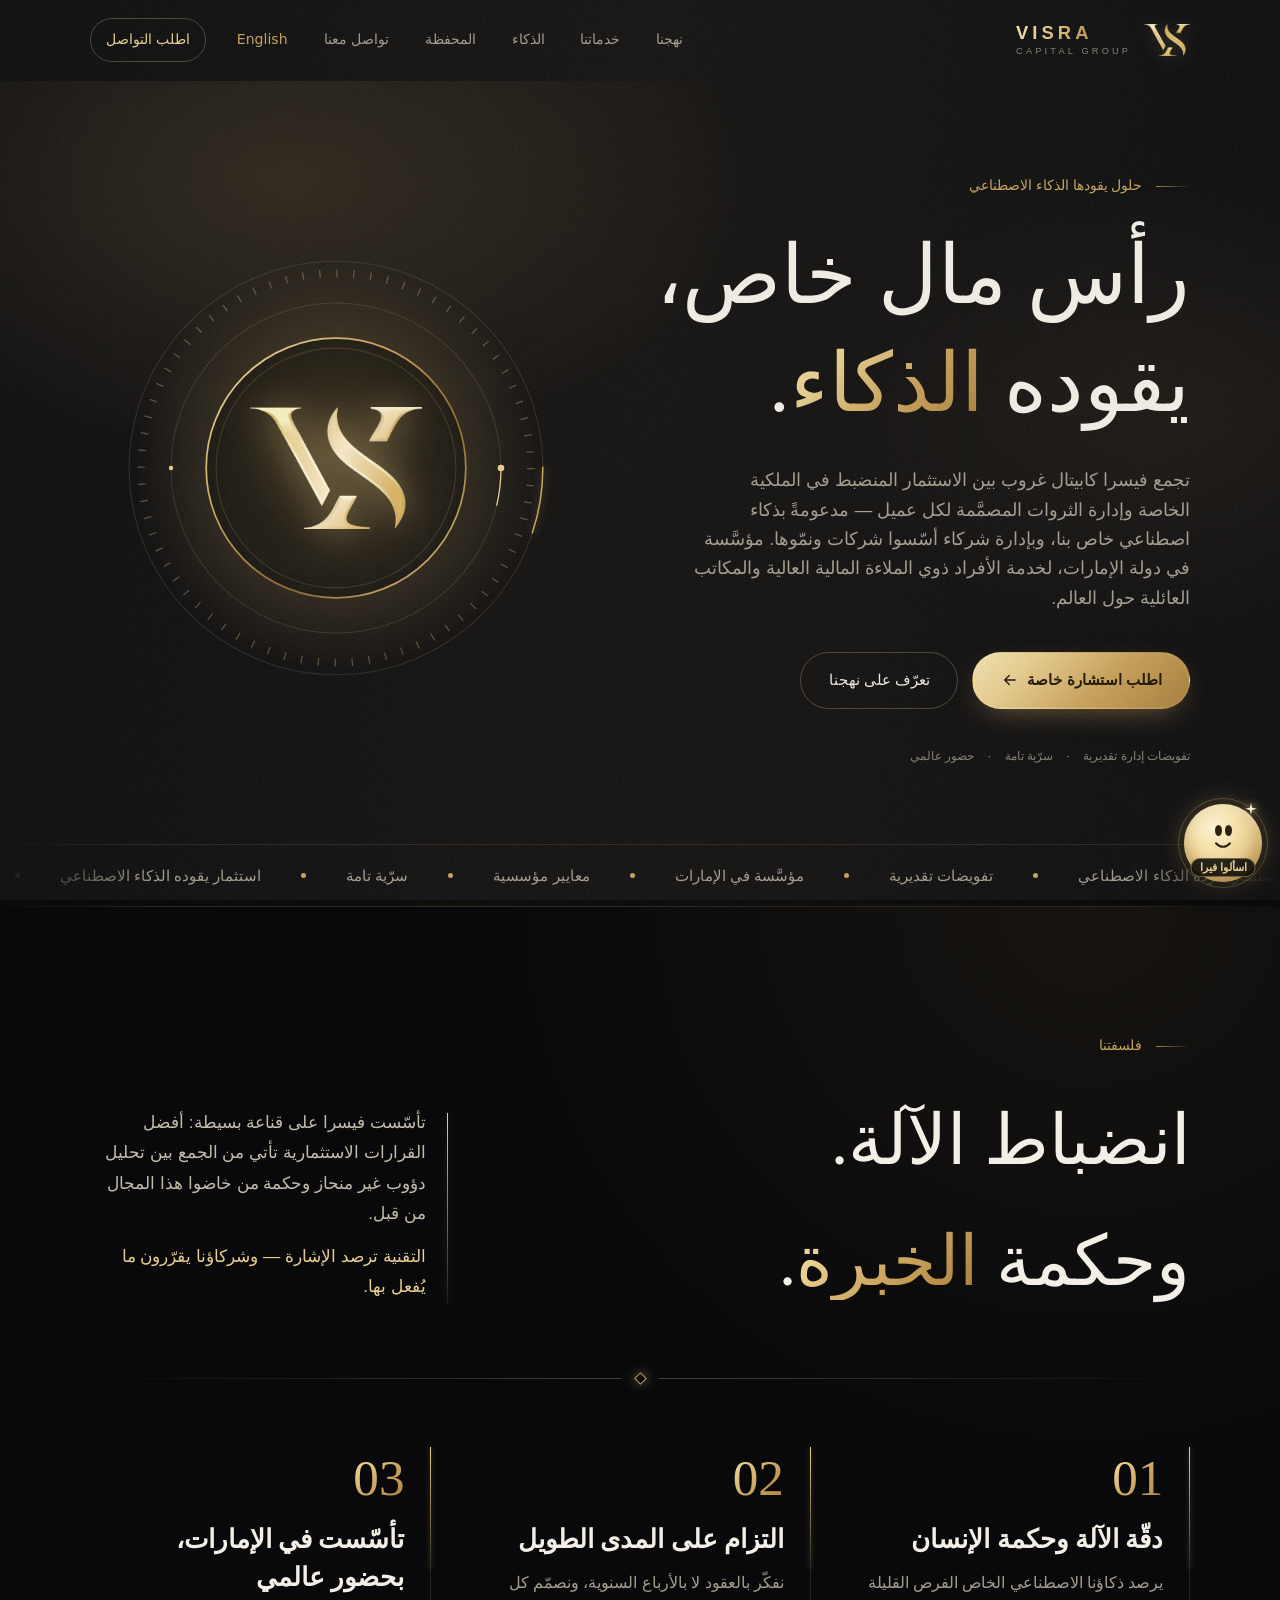
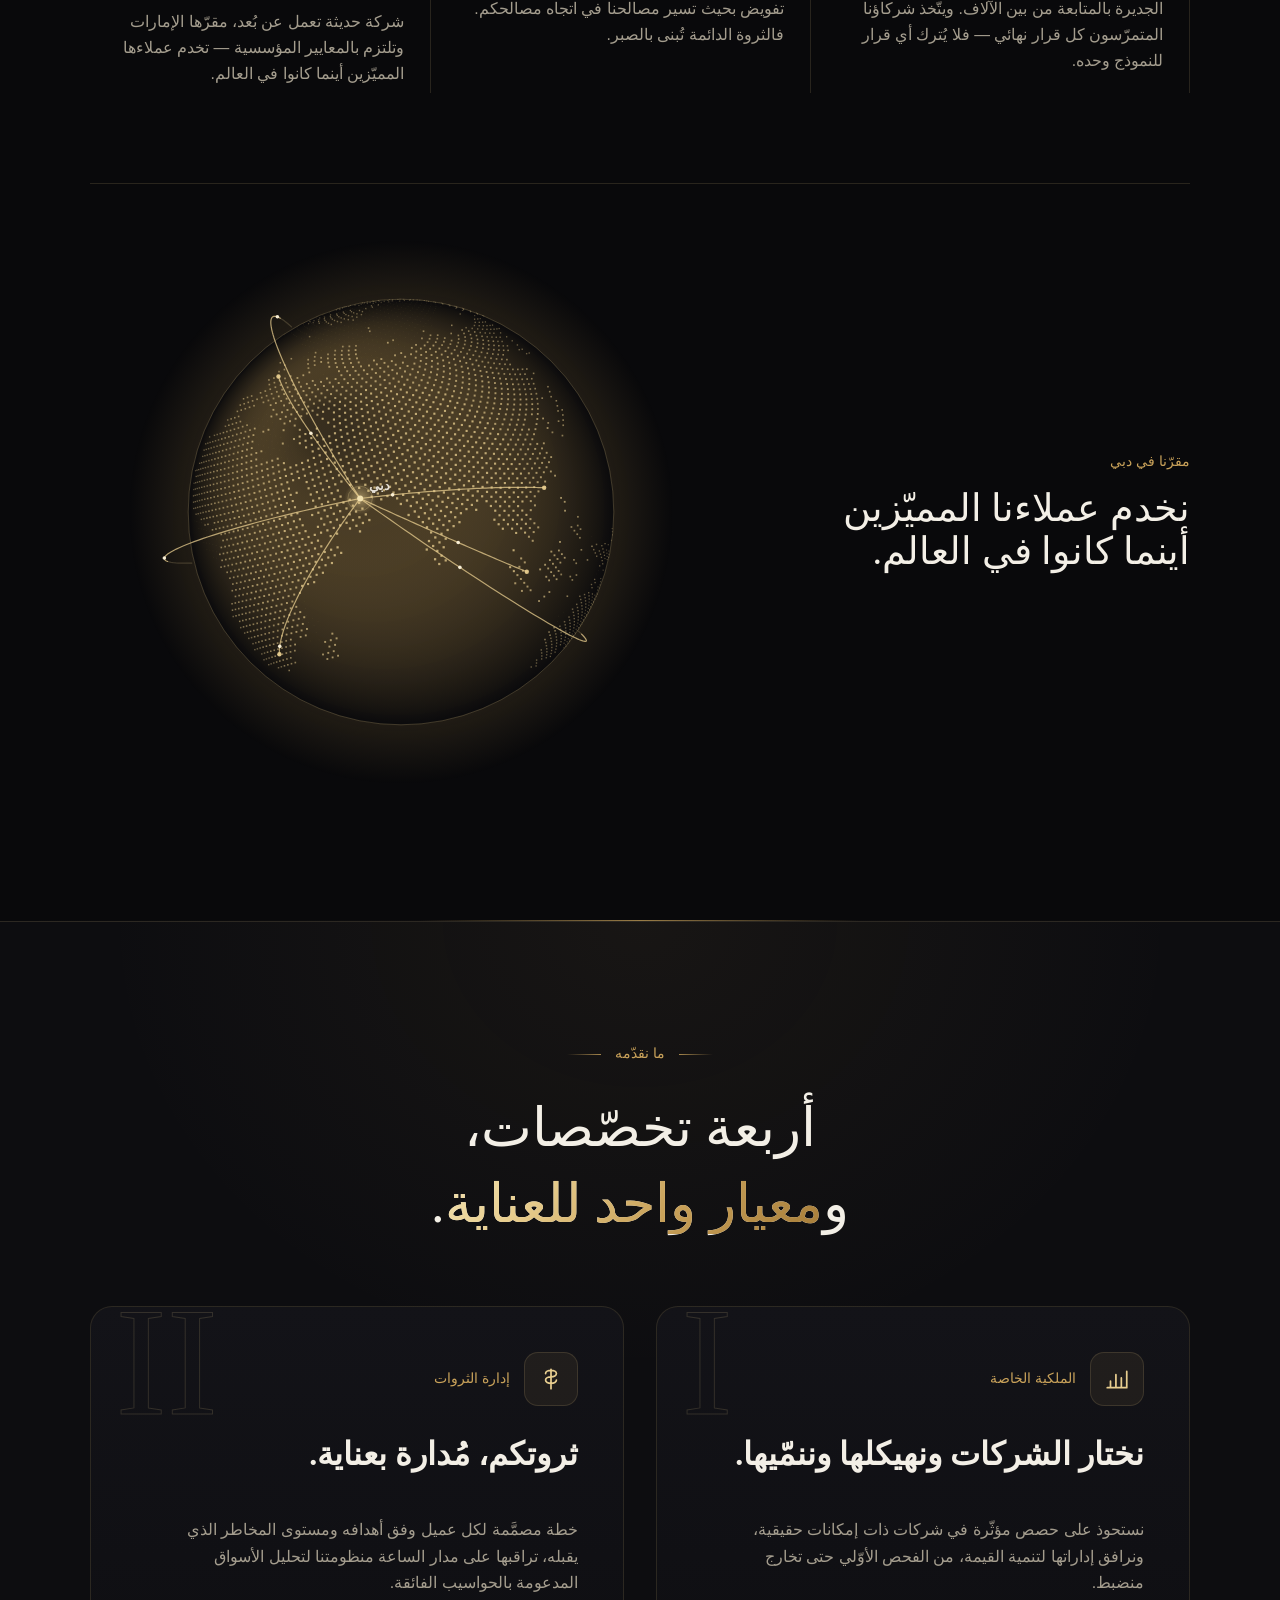
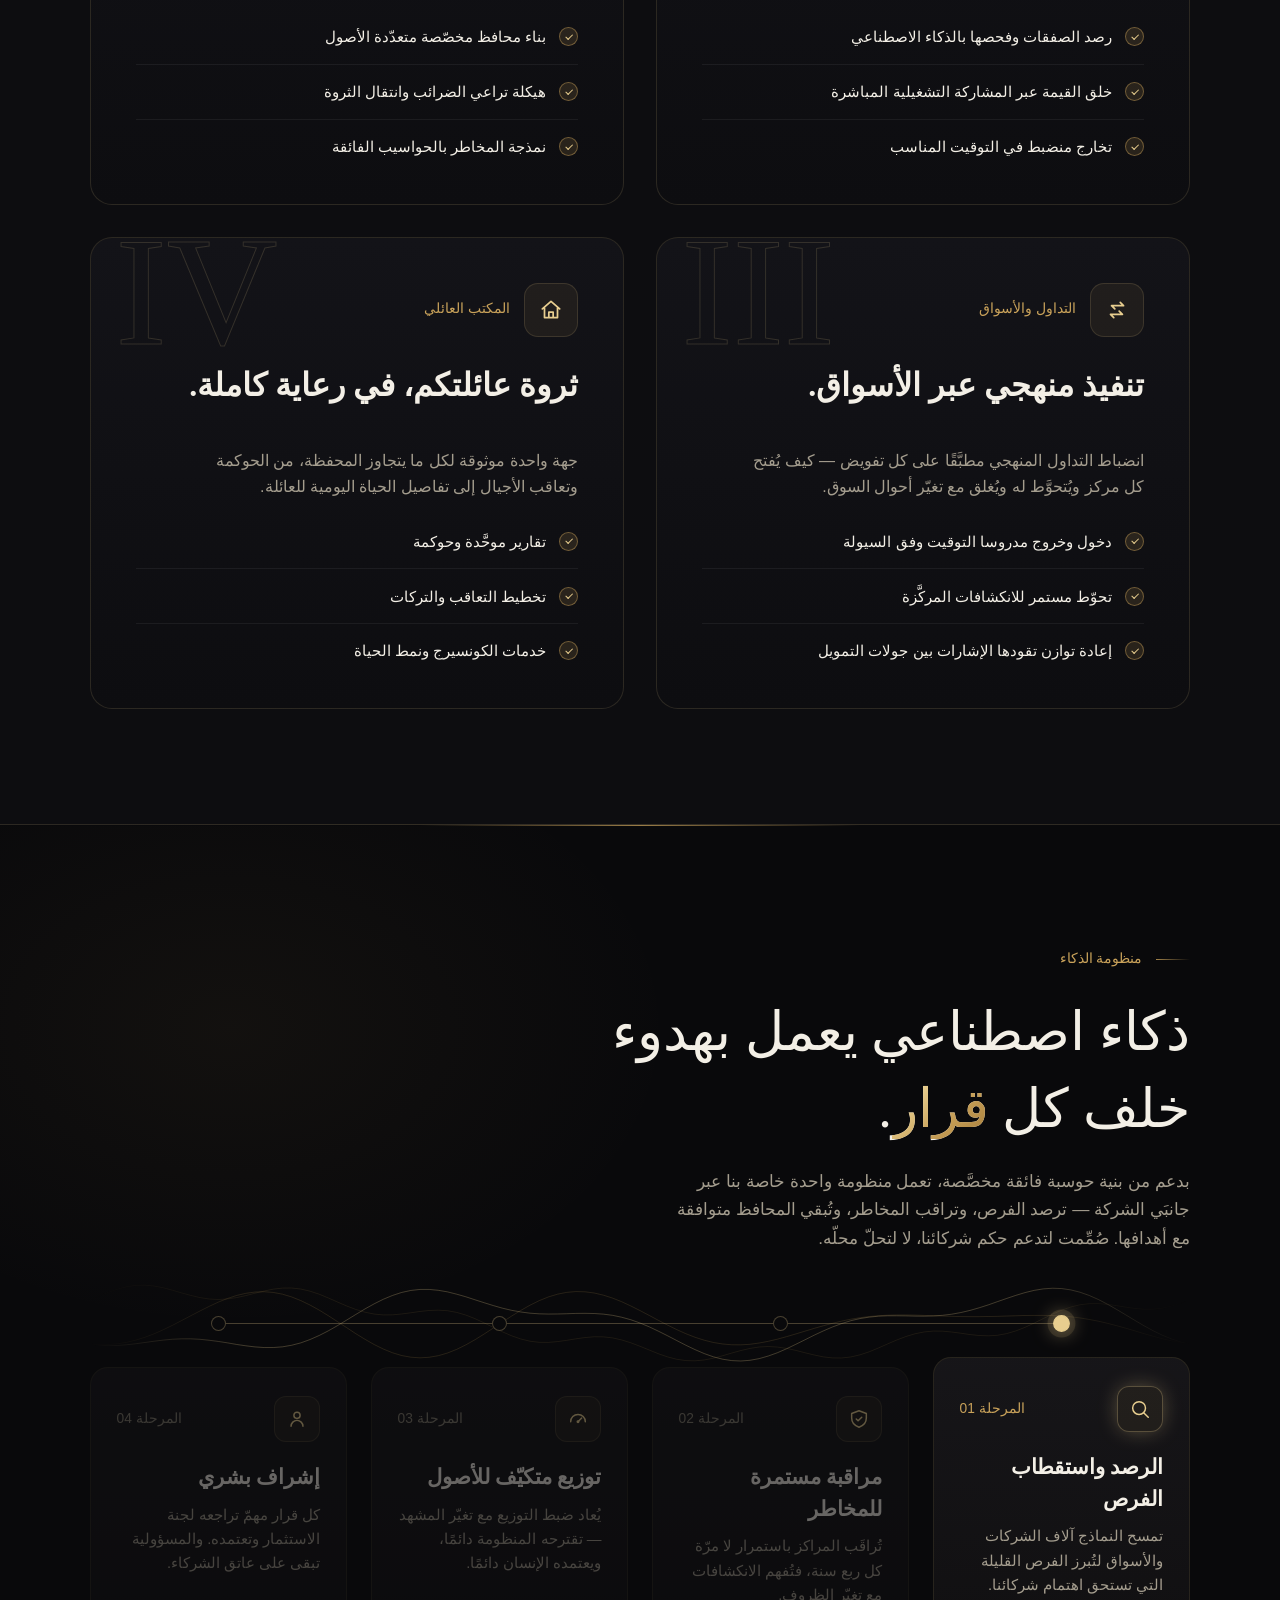
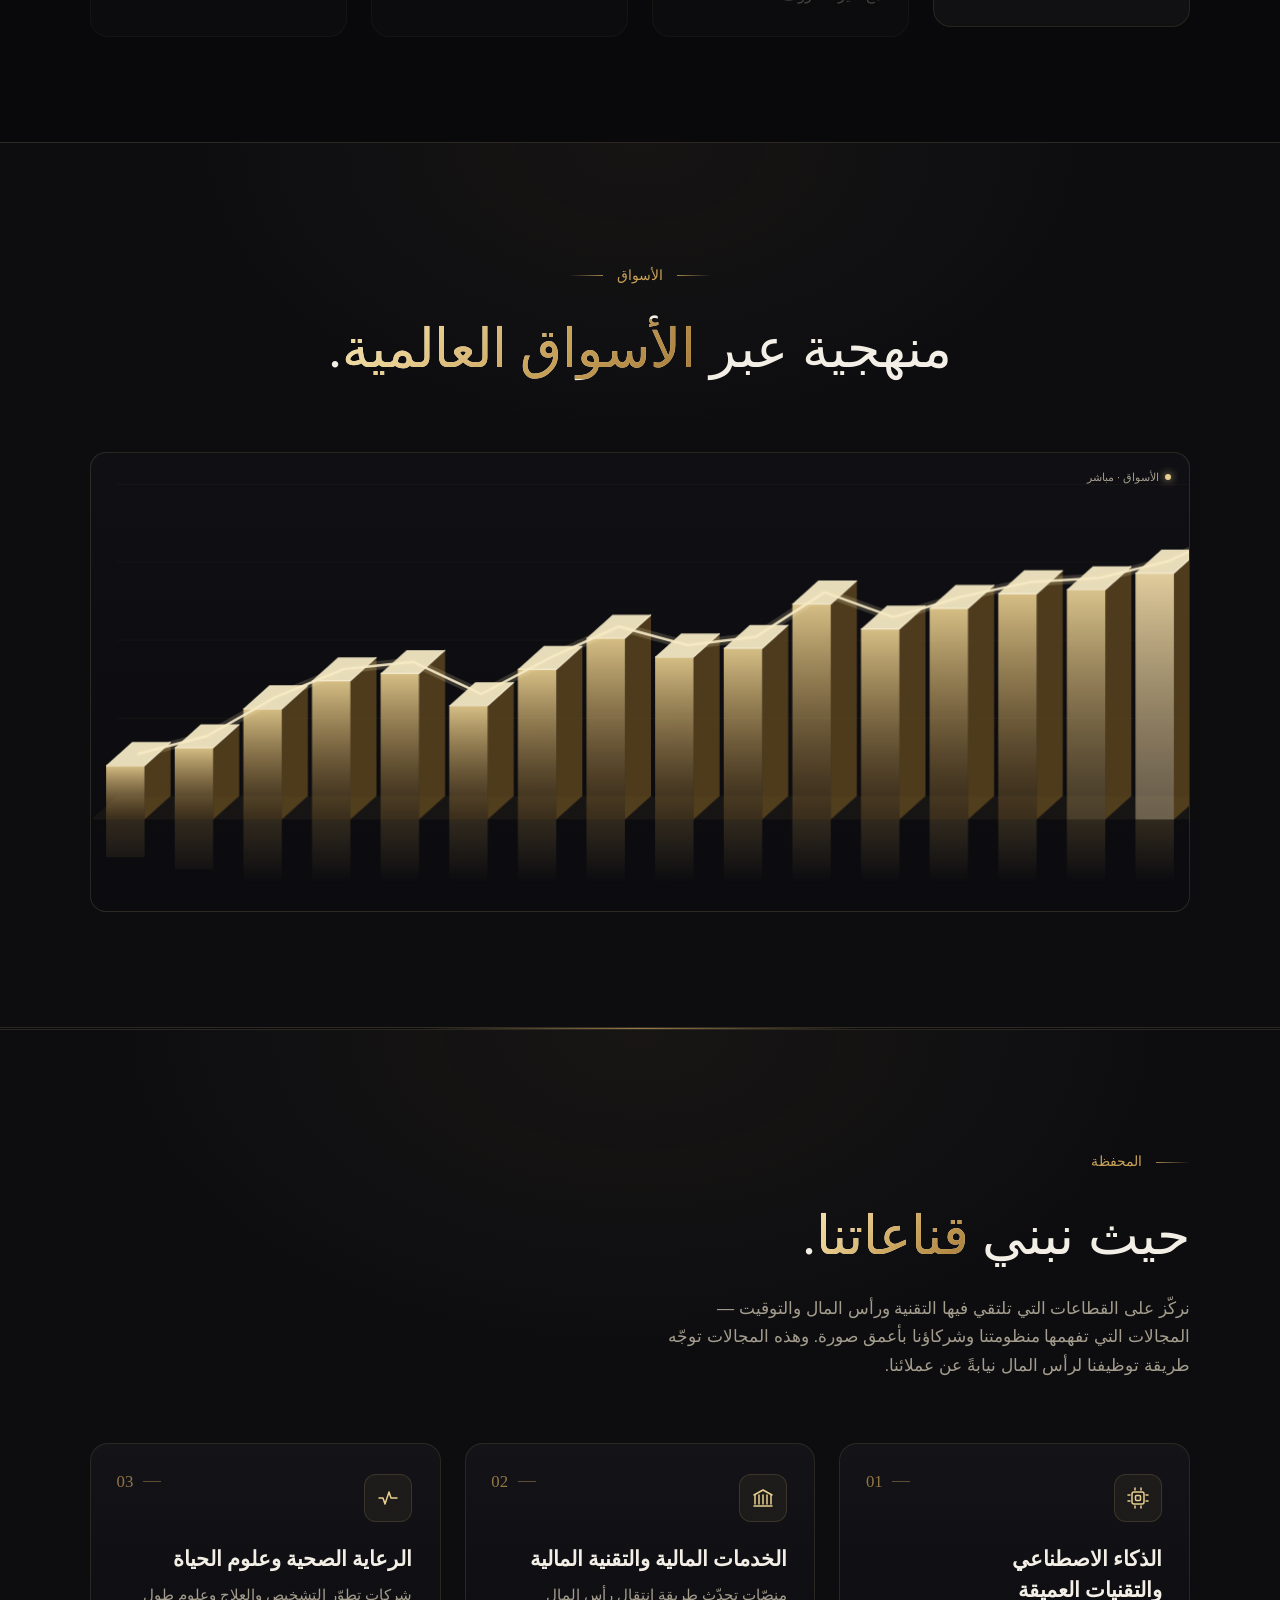
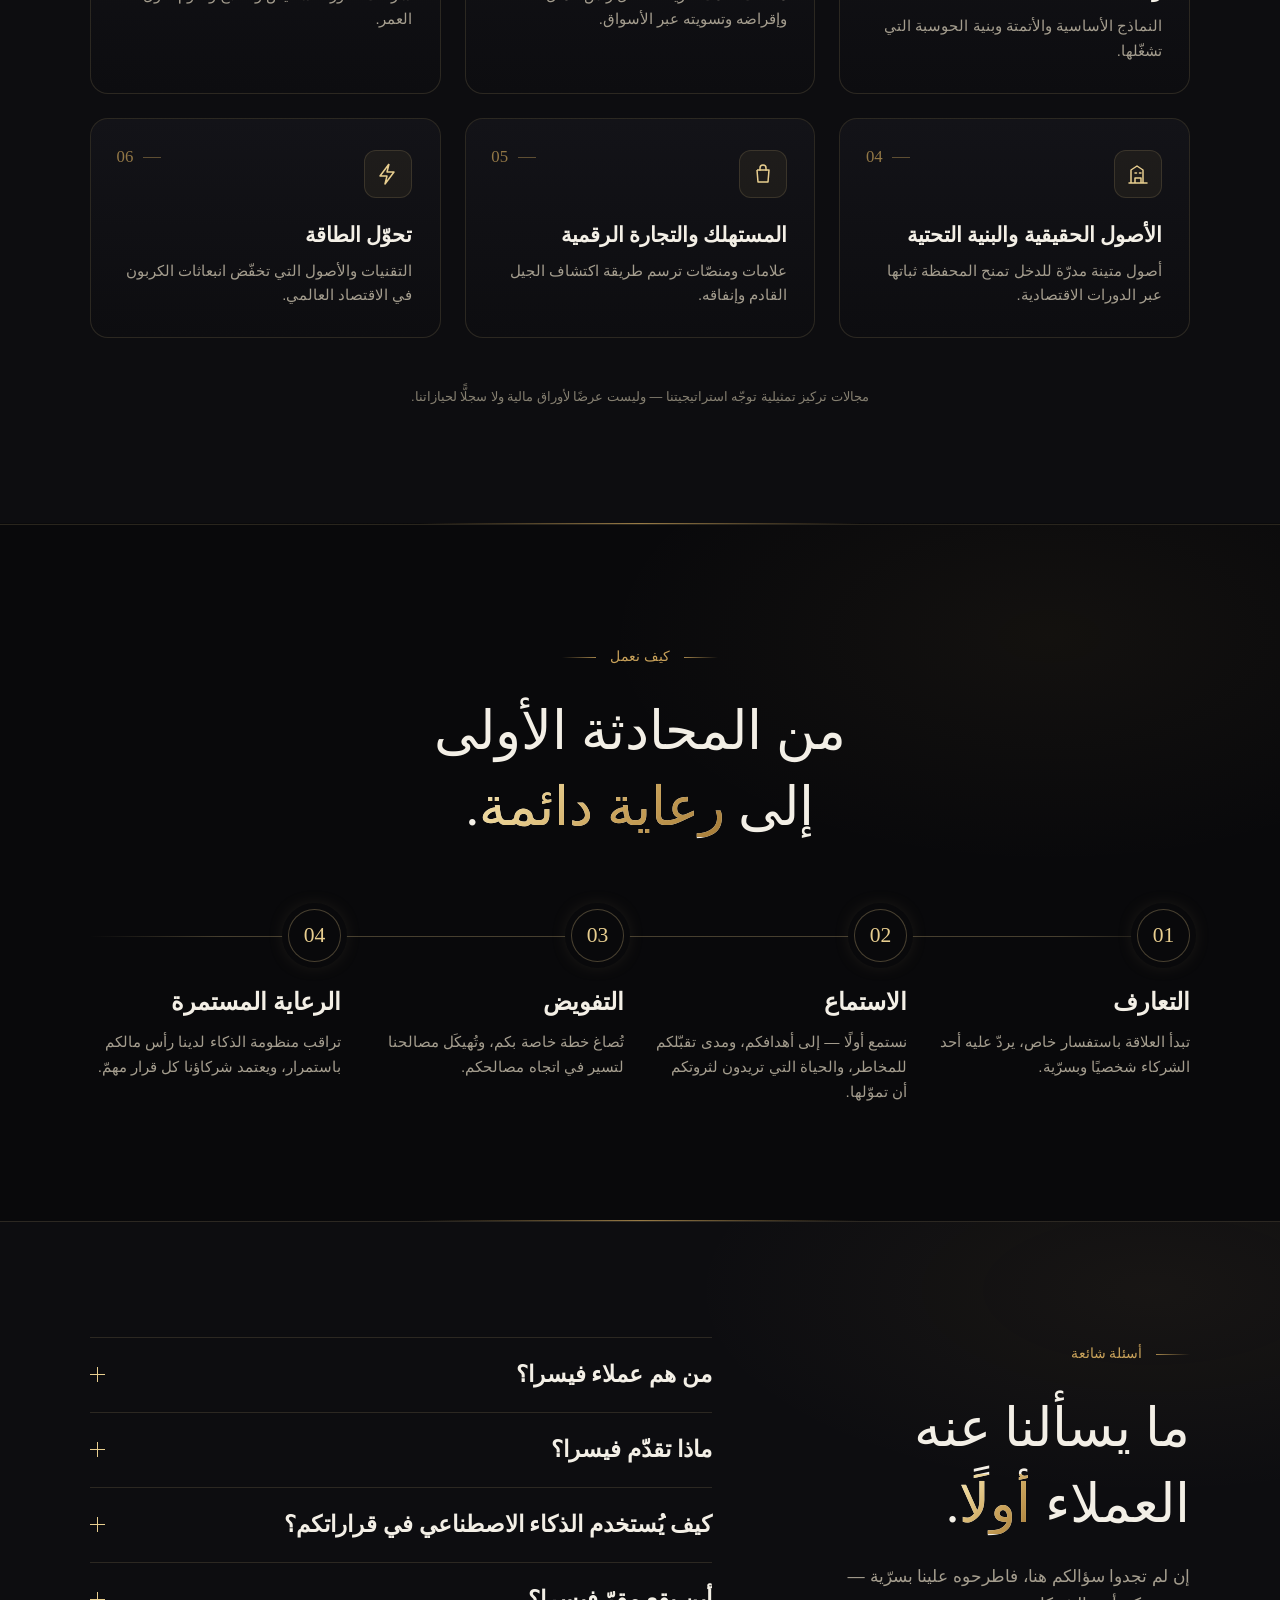
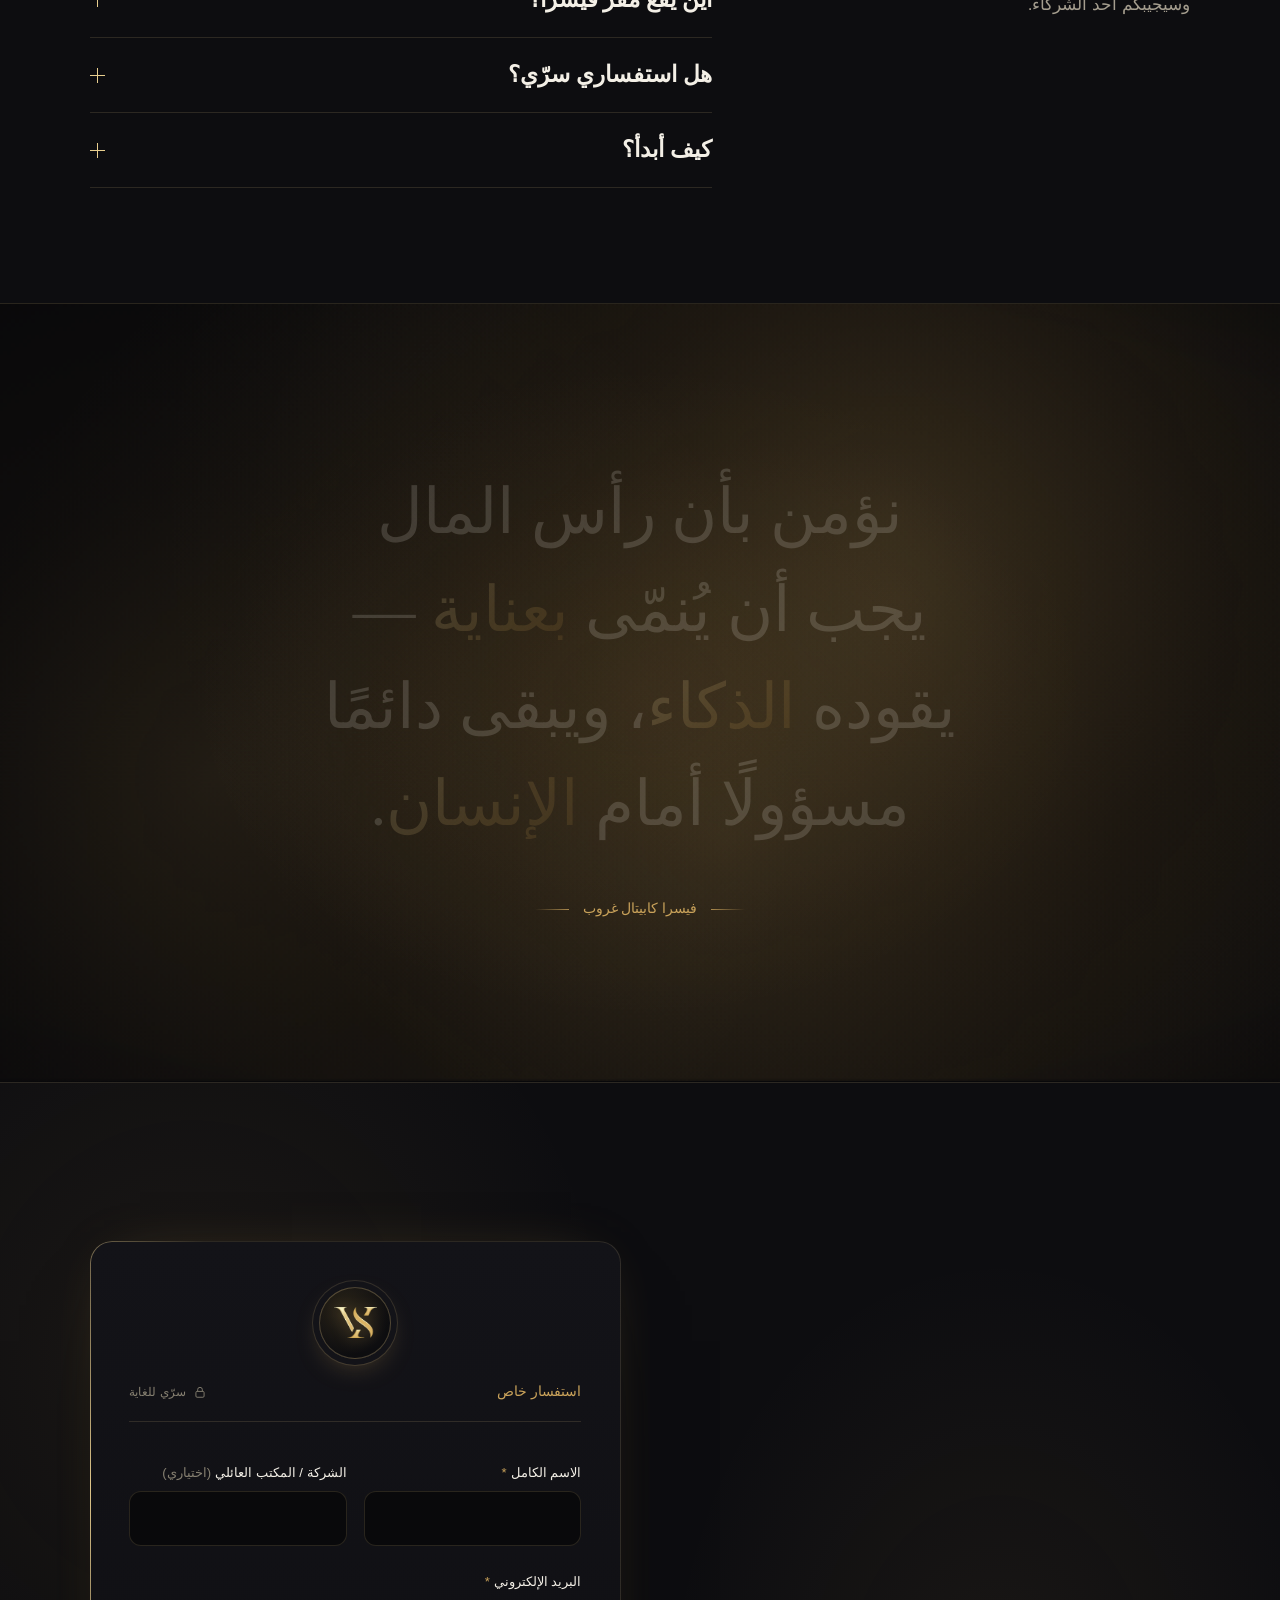
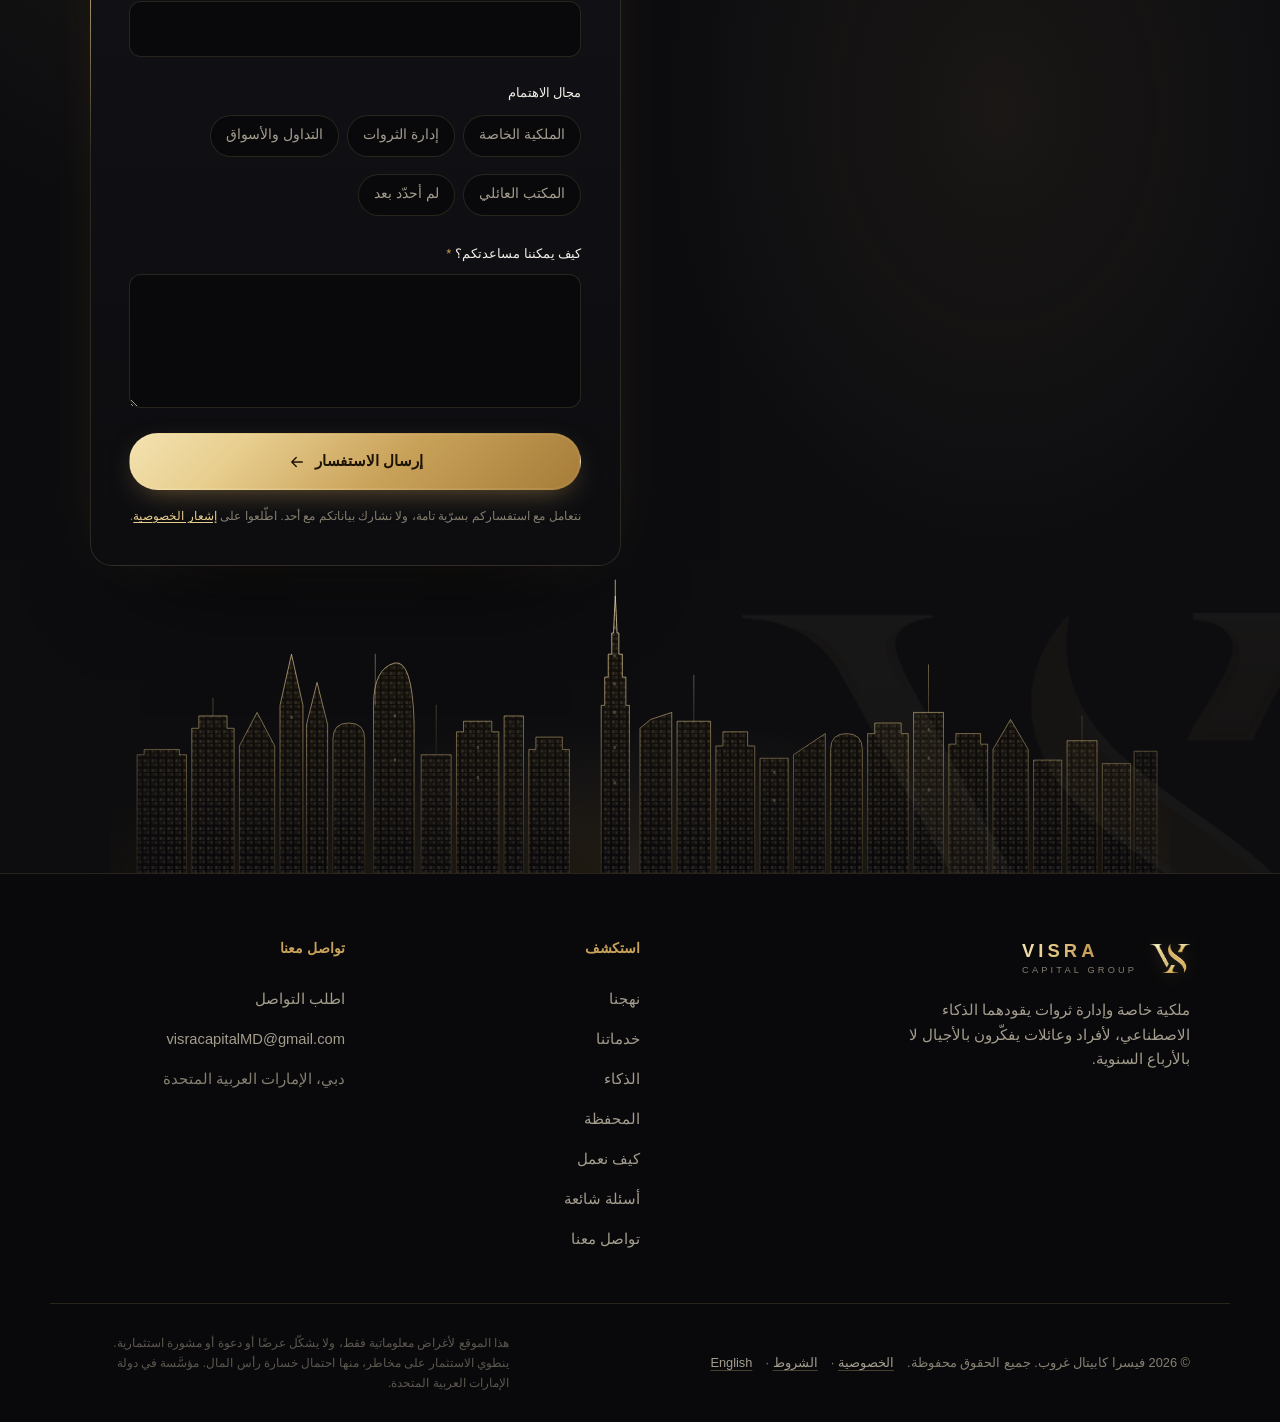
<file: ar.html>
<!DOCTYPE html>
<!-- Website designed and built by Fahad Iftikhar. See humans.txt -->
<html lang="ar" dir="rtl">
<head>
  <meta charset="UTF-8" />
  <meta name="viewport" content="width=device-width, initial-scale=1.0, viewport-fit=cover" />
  <meta http-equiv="Content-Security-Policy" content="default-src 'self'; script-src 'self'; style-src 'self' 'unsafe-inline' https://fonts.googleapis.com; font-src https://fonts.gstatic.com; img-src 'self' data:; connect-src 'none'; object-src 'none'; base-uri 'none'; form-action 'none'; upgrade-insecure-requests" />
  <meta name="referrer" content="strict-origin-when-cross-origin" />
  <meta name="description" content="فيسرا كابيتال غروب — شركة ملكية خاصة وإدارة ثروات يقودها الذكاء الاصطناعي، مؤسَّسة في دولة الإمارات، وتكرّس عملها لبناء ثروة دائمة للأفراد ذوي الملاءة المالية العالية والمكاتب العائلية." />
  <meta name="theme-color" content="#09090B" />
  <meta name="designer" content="Fahad Iftikhar" />
  <link rel="author" href="humans.txt" />
  <title>فيسرا كابيتال غروب — ملكية خاصة وإدارة ثروات يقودهما الذكاء الاصطناعي</title>

  <meta property="og:title" content="فيسرا كابيتال غروب" />
  <meta property="og:description" content="ملكية خاصة وإدارة ثروات يقودهما الذكاء الاصطناعي للأفراد ذوي الملاءة المالية العالية. مؤسَّسة في دولة الإمارات." />
  <meta property="og:type" content="website" />
  <meta property="og:site_name" content="Visra Capital Group" />
  <meta property="og:locale" content="ar_AE" />
  <meta property="og:locale:alternate" content="en_GB" />
  <meta property="og:url" content="https://visracapitalaiteam-creator.github.io/visracapitaladvance/ar.html" />
  <meta property="og:image" content="https://visracapitalaiteam-creator.github.io/visracapitaladvance/assets/og-image.jpg" />
  <meta property="og:image:width" content="1200" />
  <meta property="og:image:height" content="630" />
  <meta property="og:image:alt" content="فيسرا كابيتال غروب — رأس مال خاص، يقوده الذكاء." />
  <meta name="twitter:card" content="summary_large_image" />
  <link rel="canonical" href="https://visracapitalaiteam-creator.github.io/visracapitaladvance/ar.html" />
  <link rel="alternate" hreflang="en" href="https://visracapitalaiteam-creator.github.io/visracapitaladvance/" />
  <link rel="alternate" hreflang="ar" href="https://visracapitalaiteam-creator.github.io/visracapitaladvance/ar.html" />
  <link rel="alternate" hreflang="x-default" href="https://visracapitalaiteam-creator.github.io/visracapitaladvance/" />

  <script type="application/ld+json">
  {
    "@context": "https://schema.org",
    "@type": "FinancialService",
    "name": "Visra Capital Group",
    "url": "https://visracapitalaiteam-creator.github.io/visracapitaladvance/",
    "description": "AI-driven private equity and wealth management for high-net-worth individuals and family offices.",
    "email": "visracapitalMD@gmail.com",
    "logo": "https://visracapitalaiteam-creator.github.io/visracapitaladvance/assets/icon-192.png",
    "image": "https://visracapitalaiteam-creator.github.io/visracapitaladvance/assets/og-image.jpg",
    "address": { "@type": "PostalAddress", "addressLocality": "Dubai", "addressCountry": "AE" },
    "areaServed": "Worldwide",
    "knowsLanguage": ["en", "ar"]
  }
  </script>

  <link rel="preconnect" href="https://fonts.googleapis.com" />
  <link rel="preconnect" href="https://fonts.gstatic.com" crossorigin />
  <link href="https://fonts.googleapis.com/css2?family=Amiri:wght@400;700&family=IBM+Plex+Sans+Arabic:wght@400;500;600&family=Cormorant+Garamond:ital,wght@0,400;0,500;0,600;1,400;1,500&family=Inter:wght@400;500;600&display=swap" rel="stylesheet" />

  <link rel="stylesheet" href="styles.css?v=202611211259" />
  <link rel="icon" type="image/png" sizes="32x32" href="assets/favicon-32.png" />
  <link rel="icon" type="image/png" sizes="192x192" href="assets/icon-192.png" />
  <link rel="apple-touch-icon" href="assets/apple-touch-icon.png" />
  <link rel="manifest" href="manifest.webmanifest" />
  <meta name="apple-mobile-web-app-capable" content="yes" />
  <meta name="mobile-web-app-capable" content="yes" />
  <meta name="apple-mobile-web-app-status-bar-style" content="black-translucent" />
  <meta name="apple-mobile-web-app-title" content="فيسرا" />
</head>
<body>
  <a class="skip-link" href="#main">تخطَّ إلى المحتوى</a>

  <!-- Background finish: a soft vignette + a fine film grain over the whole page (decorative) -->
  <div class="bg-fx" aria-hidden="true"></div>

  <!-- ============ HEADER ============ -->
  <header class="site-header" id="top">
    <div class="wrap header__inner">
      <a class="brand" href="#top" aria-label="فيسرا كابيتال غروب، الصفحة الرئيسية">
        <img class="brand__mark" src="assets/visra-mark.png" alt="" width="46" height="46" decoding="async" fetchpriority="high" />
        <span class="brand__text">
          <span class="brand__name">VISRA</span>
          <span class="brand__sub">Capital&nbsp;Group</span>
        </span>
      </a>

      <nav class="nav" aria-label="القائمة الرئيسية">
        <button class="nav__toggle" aria-expanded="false" aria-controls="nav-menu" aria-label="فتح القائمة">
          <span></span><span></span><span></span>
        </button>
        <span class="nav__glider" aria-hidden="true"></span>
        <ul class="nav__menu" id="nav-menu">
          <li><a href="#approach">نهجنا</a></li>
          <li><a href="#services">خدماتنا</a></li>
          <li><a href="#intelligence">الذكاء</a></li>
          <li><a href="#portfolio">المحفظة</a></li>
          <li><a href="#contact">تواصل معنا</a></li>
          <li><a class="nav__lang" href="index.html" lang="en" hreflang="en">English</a></li>
          <li><a class="nav__cta" href="#contact">اطلب التواصل</a></li>
        </ul>
      </nav>
    </div>
    <div class="scroll-progress" aria-hidden="true"><span></span></div>
  </header>

  <main id="main">
    <!-- ============ HERO ============ -->
    <section class="hero" aria-labelledby="hero-title">
      <div class="hero__glow" aria-hidden="true"></div>
      <canvas class="hero__net" aria-hidden="true"></canvas>
      <div class="wrap hero__grid">
        <div class="hero__copy">
          <p class="eyebrow"><span class="eyebrow__line" aria-hidden="true"></span>حلول يقودها الذكاء الاصطناعي</p>
          <h1 class="hero__title" id="hero-title">
            رأس مال خاص،<br />يقوده <em>الذكاء</em>.
          </h1>
          <p class="hero__lead">
            تجمع فيسرا كابيتال غروب بين الاستثمار المنضبط في الملكية الخاصة وإدارة الثروات المصمَّمة لكل عميل — مدعومةً بذكاء اصطناعي خاص بنا، وبإدارة شركاء أسّسوا شركات ونمّوها. مؤسَّسة في دولة الإمارات، لخدمة الأفراد ذوي الملاءة المالية العالية والمكاتب العائلية حول العالم.
          </p>
          <div class="hero__actions">
            <a class="btn btn--primary" href="#contact">
              اطلب استشارة خاصة
              <svg class="btn__arrow" viewBox="0 0 24 24" width="18" height="18" aria-hidden="true"><path d="M5 12h14M13 6l6 6-6 6" fill="none" stroke="currentColor" stroke-width="1.8" stroke-linecap="round" stroke-linejoin="round"/></svg>
            </a>
            <a class="btn btn--ghost" href="#approach">تعرّف على نهجنا</a>
          </div>
          <p class="hero__trust">
            <span>تفويضات إدارة تقديرية</span><span aria-hidden="true">·</span><span>سرّية تامة</span><span aria-hidden="true">·</span><span>حضور عالمي</span>
          </p>
        </div>

        <!-- Signature medallion: monogram framed by an AI "scanning" orbit -->
        <div class="hero__visual" aria-hidden="true">
          <!-- Layers sit at different depths; JS tilts the whole piece and shifts each layer. -->
          <div class="medallion">
            <div class="medallion__glow" data-depth="-0.6" style="--d:-0.6"></div>
            <svg class="medallion__rings medallion__rings--1" data-depth="-1" style="--d:-1" viewBox="0 0 400 400" fill="none">
              <circle class="ring ring--outer" cx="200" cy="200" r="188" fill="none" />
              <!-- fine tick marks, like a watch bezel -->
              <circle class="ring ring--ticks" cx="200" cy="200" r="177" fill="none" />
              <circle class="ring ring--scan"  cx="200" cy="200" r="188" fill="none" />
            </svg>
            <svg class="medallion__rings medallion__rings--2" data-depth="-0.45" style="--d:-0.45" viewBox="0 0 400 400" fill="none">
              <circle class="ring ring--mid"   cx="200" cy="200" r="150" fill="none" />
              <circle class="ring ring--scan2" cx="200" cy="200" r="150" fill="none" />
              <!-- two points orbiting opposite each other -->
              <g class="ring-orbit">
                <circle cx="350" cy="200" r="3" />
                <circle cx="50"  cy="200" r="2" />
              </g>
            </svg>
            <!-- the frame travels with the logo, so the two always stay centred on each other -->
            <svg class="medallion__rings medallion__rings--3" data-depth="0.9" style="--d:0.9" viewBox="0 0 400 400" fill="none">
              <defs>
                <radialGradient id="emblem-disc" cx="50%" cy="42%" r="60%">
                  <stop offset="0" stop-color="#3a2f1a" stop-opacity="0.75" />
                  <stop offset="0.6" stop-color="#15120c" stop-opacity="0.7" />
                  <stop offset="1" stop-color="#09090b" stop-opacity="0.55" />
                </radialGradient>
                <linearGradient id="emblem-gold" x1="0" y1="0" x2="1" y2="1">
                  <stop offset="0" stop-color="#f3e2b0" />
                  <stop offset="0.35" stop-color="#c9a25a" />
                  <stop offset="0.65" stop-color="#8a6628" />
                  <stop offset="1" stop-color="#e8ce8f" />
                </linearGradient>
              </defs>
              <circle class="ring-disc" cx="200" cy="200" r="118" fill="url(#emblem-disc)" />
              <circle class="ring ring--frame" cx="200" cy="200" r="118" fill="none" stroke="url(#emblem-gold)" />
              <circle class="ring ring--inner" cx="200" cy="200" r="109" fill="none" />
            </svg>
            <div class="medallion__mark" data-depth="0.9" style="--d:0.9">
              <!-- The monogram, shown flat, with a gleam layer shaped to it -->
              <div class="coin">
                <img class="medallion__logo coin__front" src="assets/visra-mark.png" alt="" width="150" height="150" decoding="async" fetchpriority="high" />
                <span class="medallion__shine"></span>
              </div>
            </div>
          </div>
        </div>
      </div>

      <!-- Credential strip -->
      <div class="marquee" aria-hidden="true">
        <div class="marquee__track">
          <span>استثمار يقوده الذكاء الاصطناعي</span><span class="marquee__dot"></span>
          <span>تفويضات تقديرية</span><span class="marquee__dot"></span>
          <span>مؤسَّسة في الإمارات</span><span class="marquee__dot"></span>
          <span>معايير مؤسسية</span><span class="marquee__dot"></span>
          <span>سرّية تامة</span><span class="marquee__dot"></span>
          <span>استثمار يقوده الذكاء الاصطناعي</span><span class="marquee__dot"></span>
          <span>تفويضات تقديرية</span><span class="marquee__dot"></span>
          <span>مؤسَّسة في الإمارات</span><span class="marquee__dot"></span>
          <span>معايير مؤسسية</span><span class="marquee__dot"></span>
          <span>سرّية تامة</span><span class="marquee__dot"></span>
        </div>
      </div>
    </section>

    <!-- ============ APPROACH ============ -->
    <section class="approach" id="approach" aria-labelledby="approach-title">
      <div class="wrap">
        <header class="section-head">
          <p class="eyebrow"><span class="eyebrow__line" aria-hidden="true"></span>فلسفتنا</p>
          <!-- each line rises into view in turn -->
          <h2 class="section-title" id="approach-title">
            <span class="line"><span>انضباط الآلة.</span></span>
            <span class="line"><span>وحكمة <em>الخبرة</em>.</span></span>
          </h2>
          <p class="section-intro">
            تأسّست فيسرا على قناعة بسيطة: أفضل القرارات الاستثمارية تأتي من الجمع بين تحليل دؤوب غير منحاز وحكمة من خاضوا هذا المجال من قبل. <span class="intro-key">التقنية ترصد الإشارة — وشركاؤنا يقرّرون ما يُفعل بها.</span>
          </p>
        </header>

        <div class="ornament" aria-hidden="true"><span></span><i></i><span></span></div>

        <div class="tenets">
          <article class="tenet">
            <span class="tenet__no">01</span>
            <h3 class="tenet__title">دقّة الآلة وحكمة الإنسان</h3>
            <p class="tenet__desc">يرصد ذكاؤنا الاصطناعي الخاص الفرص القليلة الجديرة بالمتابعة من بين الآلاف. ويتّخذ شركاؤنا المتمرّسون كل قرار نهائي — فلا يُترك أي قرار للنموذج وحده.</p>
          </article>
          <article class="tenet">
            <span class="tenet__no">02</span>
            <h3 class="tenet__title">التزام على المدى الطويل</h3>
            <p class="tenet__desc">نفكّر بالعقود لا بالأرباع السنوية، ونصمّم كل تفويض بحيث تسير مصالحنا في اتجاه مصالحكم. فالثروة الدائمة تُبنى بالصبر.</p>
          </article>
          <article class="tenet">
            <span class="tenet__no">03</span>
            <h3 class="tenet__title">تأسّست في الإمارات، بحضور عالمي</h3>
            <p class="tenet__desc">شركة حديثة تعمل عن بُعد، مقرّها الإمارات وتلتزم بالمعايير المؤسسية — تخدم عملاءها المميّزين أينما كانوا في العالم.</p>
          </article>
        </div>

        <!-- Global reach: dotted world map, arcs drawn out from Dubai -->
        <figure class="reach">
          <div class="reach__map">
            <svg viewBox="0 0 160 60" aria-hidden="true">
              <path class="reach__land" d="M30.5 0.5h0.5M35.5 0.5h1.5M42.5 0.5h3.5M47.5 0.5h23.5M86.5 0.5h1.5M89.5 0.5h1.5M124.5 0.5h0.5M28.5 1.5h4.5M34.5 1.5h2.5M39.5 1.5h0.5M42.5 1.5h1.5M54.5 1.5h16.5M106.5 1.5h2.5M120.5 1.5h10.5M141.5 1.5h2.5M25.5 2.5h3.5M32.5 2.5h1.5M35.5 2.5h10.5M55.5 2.5h15.5M104.5 2.5h0.5M116.5 2.5h16.5M135.5 2.5h1.5M142.5 2.5h1.5M0.5 3.5h0.5M10.5 3.5h0.5M25.5 3.5h0.5M28.5 3.5h5.5M37.5 3.5h1.5M40.5 3.5h7.5M56.5 3.5h13.5M92.5 3.5h0.5M104.5 3.5h0.5M110.5 3.5h1.5M113.5 3.5h34.5M159.5 3.5h0.5M6.5 4.5h21.5M29.5 4.5h2.5M33.5 4.5h1.5M38.5 4.5h2.5M42.5 4.5h1.5M46.5 4.5h3.5M57.5 4.5h10.5M88.5 4.5h7.5M107.5 4.5h1.5M110.5 4.5h1.5M113.5 4.5h41.5M156.5 4.5h3.5M0.5 5.5h3.5M8.5 5.5h34.5M47.5 5.5h4.5M56.5 5.5h8.5M86.5 5.5h11.5M100.5 5.5h11.5M113.5 5.5h46.5M2.5 6.5h0.5M7.5 6.5h33.5M42.5 6.5h1.5M45.5 6.5h5.5M57.5 6.5h4.5M70.5 6.5h2.5M85.5 6.5h73.5M6.5 7.5h32.5M44.5 7.5h3.5M50.5 7.5h0.5M58.5 7.5h2.5M82.5 7.5h5.5M89.5 7.5h62.5M153.5 7.5h4.5M7.5 8.5h6.5M17.5 8.5h20.5M46.5 8.5h2.5M82.5 8.5h5.5M90.5 8.5h0.5M93.5 8.5h55.5M152.5 8.5h1.5M10.5 9.5h1.5M21.5 9.5h17.5M46.5 9.5h5.5M77.5 9.5h1.5M85.5 9.5h1.5M91.5 9.5h50.5M150.5 9.5h1.5M8.5 10.5h0.5M21.5 10.5h20.5M45.5 10.5h7.5M77.5 10.5h1.5M85.5 10.5h0.5M89.5 10.5h51.5M149.5 10.5h2.5M23.5 11.5h20.5M45.5 11.5h9.5M76.5 11.5h0.5M78.5 11.5h1.5M82.5 11.5h61.5M149.5 11.5h1.5M23.5 12.5h30.5M78.5 12.5h1.5M81.5 12.5h60.5M143.5 12.5h0.5M24.5 13.5h24.5M50.5 13.5h0.5M54.5 13.5h1.5M78.5 13.5h63.5M143.5 13.5h0.5M25.5 14.5h26.5M79.5 14.5h16.5M97.5 14.5h43.5M25.5 15.5h24.5M79.5 15.5h6.5M87.5 15.5h5.5M97.5 15.5h42.5M143.5 15.5h1.5M25.5 16.5h23.5M76.5 16.5h4.5M85.5 16.5h1.5M88.5 16.5h3.5M95.5 16.5h0.5M98.5 16.5h39.5M142.5 16.5h0.5M25.5 17.5h21.5M76.5 17.5h3.5M89.5 17.5h0.5M92.5 17.5h40.5M134.5 17.5h2.5M142.5 17.5h0.5M26.5 18.5h19.5M76.5 18.5h2.5M86.5 18.5h0.5M92.5 18.5h41.5M136.5 18.5h0.5M141.5 18.5h1.5M26.5 19.5h19.5M77.5 19.5h7.5M90.5 19.5h0.5M96.5 19.5h36.5M136.5 19.5h0.5M139.5 19.5h2.5M28.5 20.5h16.5M76.5 20.5h8.5M95.5 20.5h38.5M138.5 20.5h0.5M28.5 21.5h0.5M30.5 21.5h13.5M76.5 21.5h11.5M89.5 21.5h44.5M29.5 22.5h7.5M43.5 22.5h0.5M75.5 22.5h26.5M103.5 22.5h30.5M31.5 23.5h5.5M74.5 23.5h20.5M96.5 23.5h5.5M105.5 23.5h27.5M32.5 24.5h4.5M45.5 24.5h0.5M73.5 24.5h22.5M97.5 24.5h7.5M110.5 24.5h21.5M133.5 24.5h0.5M33.5 25.5h3.5M44.5 25.5h1.5M72.5 25.5h23.5M97.5 25.5h8.5M111.5 25.5h8.5M121.5 25.5h8.5M33.5 26.5h3.5M40.5 26.5h0.5M48.5 26.5h0.5M73.5 26.5h23.5M98.5 26.5h7.5M112.5 26.5h5.5M122.5 26.5h4.5M128.5 26.5h0.5M35.5 27.5h5.5M73.5 27.5h23.5M99.5 27.5h5.5M113.5 27.5h3.5M122.5 27.5h5.5M133.5 27.5h0.5M39.5 28.5h3.5M72.5 28.5h25.5M99.5 28.5h2.5M113.5 28.5h2.5M123.5 28.5h4.5M133.5 28.5h0.5M41.5 29.5h1.5M73.5 29.5h26.5M113.5 29.5h2.5M125.5 29.5h3.5M42.5 30.5h0.5M46.5 30.5h5.5M73.5 30.5h29.5M114.5 30.5h0.5M126.5 30.5h1.5M135.5 30.5h0.5M43.5 31.5h0.5M45.5 31.5h8.5M74.5 31.5h27.5M114.5 31.5h1.5M124.5 31.5h0.5M134.5 31.5h1.5M46.5 32.5h9.5M75.5 32.5h5.5M82.5 32.5h19.5M125.5 32.5h0.5M131.5 32.5h0.5M135.5 32.5h0.5M46.5 33.5h10.5M84.5 33.5h16.5M123.5 33.5h0.5M125.5 33.5h0.5M130.5 33.5h1.5M45.5 34.5h12.5M84.5 34.5h15.5M124.5 34.5h1.5M128.5 34.5h4.5M135.5 34.5h0.5M44.5 35.5h13.5M84.5 35.5h14.5M124.5 35.5h1.5M129.5 35.5h2.5M134.5 35.5h0.5M138.5 35.5h1.5M44.5 36.5h17.5M84.5 36.5h13.5M125.5 36.5h1.5M129.5 36.5h2.5M137.5 36.5h0.5M139.5 36.5h3.5M147.5 36.5h0.5M44.5 37.5h19.5M85.5 37.5h11.5M126.5 37.5h0.5M133.5 37.5h1.5M141.5 37.5h3.5M147.5 37.5h0.5M45.5 38.5h19.5M86.5 38.5h10.5M128.5 38.5h1.5M141.5 38.5h4.5M150.5 38.5h0.5M45.5 39.5h18.5M86.5 39.5h11.5M133.5 39.5h0.5M145.5 39.5h1.5M46.5 40.5h16.5M86.5 40.5h11.5M139.5 40.5h1.5M143.5 40.5h0.5M46.5 41.5h16.5M85.5 41.5h12.5M101.5 41.5h0.5M136.5 41.5h3.5M143.5 41.5h0.5M47.5 42.5h15.5M85.5 42.5h12.5M100.5 42.5h1.5M135.5 42.5h5.5M143.5 42.5h1.5M154.5 42.5h0.5M159.5 42.5h0.5M49.5 43.5h12.5M85.5 43.5h10.5M100.5 43.5h1.5M134.5 43.5h10.5M49.5 44.5h12.5M86.5 44.5h9.5M100.5 44.5h1.5M131.5 44.5h14.5M153.5 44.5h0.5M49.5 45.5h10.5M86.5 45.5h9.5M99.5 45.5h1.5M131.5 45.5h15.5M49.5 46.5h9.5M87.5 46.5h7.5M131.5 46.5h16.5M48.5 47.5h9.5M87.5 47.5h7.5M131.5 47.5h16.5M48.5 48.5h9.5M88.5 48.5h5.5M131.5 48.5h16.5M48.5 49.5h8.5M88.5 49.5h4.5M131.5 49.5h5.5M139.5 49.5h8.5M48.5 50.5h5.5M55.5 50.5h0.5M88.5 50.5h0.5M131.5 50.5h1.5M140.5 50.5h6.5M47.5 51.5h7.5M142.5 51.5h4.5M157.5 51.5h0.5M47.5 52.5h4.5M157.5 52.5h1.5M47.5 53.5h3.5M144.5 53.5h1.5M156.5 53.5h0.5M47.5 54.5h3.5M155.5 54.5h1.5M47.5 55.5h2.5M154.5 55.5h1.5M46.5 56.5h4.5M46.5 57.5h2.5M47.5 58.5h1.5M48.5 59.5h2.5" />
              <g class="reach__arcs">
                <path style="--i:0" pathLength="1" d="M104.58 23.97Q95.78 10.74 79.96 12.28" />
                <path style="--i:1" pathLength="1" d="M104.58 23.97Q77.92 3.29 47.11 17.08" />
                <path style="--i:2" pathLength="1" d="M104.58 23.97Q118.06 16.77 130.76 25.26" />
                <path style="--i:3" pathLength="1" d="M104.58 23.97Q118.55 22.81 126.13 34.59" />
                <path style="--i:4" pathLength="1" d="M104.58 23.97Q91.66 31.75 92.44 46.81" />
                <path style="--i:5" pathLength="1" d="M104.58 23.97Q133.77 24.32 147.2 50.23" />
                <path style="--i:6" pathLength="1" d="M104.58 23.97Q75.45 21.2 59.29 45.61" />
              </g>
              <g class="reach__ends">
                <circle style="--i:0" cx="79.96" cy="12.28" r="0.6" />
                <circle style="--i:1" cx="47.11" cy="17.08" r="0.6" />
                <circle style="--i:2" cx="130.76" cy="25.26" r="0.6" />
                <circle style="--i:3" cx="126.13" cy="34.59" r="0.6" />
                <circle style="--i:4" cx="92.44" cy="46.81" r="0.6" />
                <circle style="--i:5" cx="147.2" cy="50.23" r="0.6" />
                <circle style="--i:6" cx="59.29" cy="45.61" r="0.6" />
              </g>
              <circle class="reach__pulse" cx="104.58" cy="23.97" r="1.1" />
              <circle class="reach__hub" cx="104.58" cy="23.97" r="1.1" />
            </svg>
            <span class="reach__label" aria-hidden="true">دبي</span>
            <canvas class="reach__globe" aria-hidden="true"></canvas>
          </div>
          <figcaption class="reach__cap">
            <span class="reach__kicker">مقرّنا في دبي</span>
            <span class="reach__line">نخدم عملاءنا المميّزين أينما كانوا في العالم.</span>          </figcaption>
        </figure>
      </div>
    </section>

    <!-- ============ SERVICES ============ -->
    <section class="services" id="services" aria-labelledby="services-title">
      <div class="wrap">
        <header class="section-head section-head--center">
          <p class="eyebrow eyebrow--center"><span class="eyebrow__line" aria-hidden="true"></span>ما نقدّمه<span class="eyebrow__line" aria-hidden="true"></span></p>
          <h2 class="section-title" id="services-title">أربعة تخصّصات، و<em>معيار واحد للعناية</em>.</h2>
        </header>

        <div class="service-grid">
          <!-- Private Equity -->
          <article class="service spot">
            <span class="service__numeral" aria-hidden="true">I</span>
            <div class="service__head">
              <span class="service__glyph" aria-hidden="true">
                <svg viewBox="0 0 24 24" width="26" height="26"><path d="M3 20h18M6 20v-6M11 20V8M16 20v-9M21 20V5" fill="none" stroke="currentColor" stroke-width="1.6" stroke-linecap="round"/></svg>
              </span>
              <span class="service__kicker">الملكية الخاصة</span>
            </div>
            <h3 class="service__title">نختار الشركات ونهيكلها وننمّيها.</h3>
            <p class="service__desc">
              نستحوذ على حصص مؤثّرة في شركات ذات إمكانات حقيقية، ونرافق إداراتها لتنمية القيمة، من الفحص الأوّلي حتى تخارج منضبط.
            </p>
            <ul class="service__list">
              <li><span class="tick" aria-hidden="true"></span>رصد الصفقات وفحصها بالذكاء الاصطناعي</li>
              <li><span class="tick" aria-hidden="true"></span>خلق القيمة عبر المشاركة التشغيلية المباشرة</li>
              <li><span class="tick" aria-hidden="true"></span>تخارج منضبط في التوقيت المناسب</li>
            </ul>
          </article>

          <!-- Wealth Management -->
          <article class="service spot">
            <span class="service__numeral" aria-hidden="true">II</span>
            <div class="service__head">
              <span class="service__glyph" aria-hidden="true">
                <svg viewBox="0 0 24 24" width="26" height="26"><path d="M12 3v18M7 7c0-1.7 2.2-3 5-3s5 1.3 5 3-2.2 3-5 3-5 1.3-5 3 2.2 3 5 3 5-1.3 5-3" fill="none" stroke="currentColor" stroke-width="1.6" stroke-linecap="round" stroke-linejoin="round"/></svg>
              </span>
              <span class="service__kicker">إدارة الثروات</span>
            </div>
            <h3 class="service__title">ثروتكم، مُدارة بعناية.</h3>
            <p class="service__desc">
              خطة مصمَّمة لكل عميل وفق أهدافه ومستوى المخاطر الذي يقبله، تراقبها على مدار الساعة منظومتنا لتحليل الأسواق المدعومة بالحواسيب الفائقة.
            </p>
            <ul class="service__list">
              <li><span class="tick" aria-hidden="true"></span>بناء محافظ مخصّصة متعدّدة الأصول</li>
              <li><span class="tick" aria-hidden="true"></span>هيكلة تراعي الضرائب وانتقال الثروة</li>
              <li><span class="tick" aria-hidden="true"></span>نمذجة المخاطر بالحواسيب الفائقة</li>
            </ul>
          </article>

          <!-- Trading & Markets -->
          <article class="service spot">
            <span class="service__numeral" aria-hidden="true">III</span>
            <div class="service__head">
              <span class="service__glyph" aria-hidden="true">
                <svg viewBox="0 0 24 24" width="26" height="26"><path d="M7 8h11l-3-3M7 8l3 3M17 16H6l3 3M17 16l-3-3" fill="none" stroke="currentColor" stroke-width="1.6" stroke-linecap="round" stroke-linejoin="round"/></svg>
              </span>
              <span class="service__kicker">التداول والأسواق</span>
            </div>
            <h3 class="service__title">تنفيذ منهجي عبر الأسواق.</h3>
            <p class="service__desc">
              انضباط التداول المنهجي مطبَّقًا على كل تفويض — كيف يُفتح كل مركز ويُتحوَّط له ويُغلق مع تغيّر أحوال السوق.
            </p>
            <ul class="service__list">
              <li><span class="tick" aria-hidden="true"></span>دخول وخروج مدروسا التوقيت وفق السيولة</li>
              <li><span class="tick" aria-hidden="true"></span>تحوّط مستمر للانكشافات المركَّزة</li>
              <li><span class="tick" aria-hidden="true"></span>إعادة توازن تقودها الإشارات بين جولات التمويل</li>
            </ul>
          </article>

          <!-- Family Office -->
          <article class="service spot">
            <span class="service__numeral" aria-hidden="true">IV</span>
            <div class="service__head">
              <span class="service__glyph" aria-hidden="true">
                <svg viewBox="0 0 24 24" width="26" height="26"><path d="M4 11 12 4l8 7M6 10v9h12v-9M10 19v-5h4v5" fill="none" stroke="currentColor" stroke-width="1.6" stroke-linecap="round" stroke-linejoin="round"/></svg>
              </span>
              <span class="service__kicker">المكتب العائلي</span>
            </div>
            <h3 class="service__title">ثروة عائلتكم، في رعاية كاملة.</h3>
            <p class="service__desc">
              جهة واحدة موثوقة لكل ما يتجاوز المحفظة، من الحوكمة وتعاقب الأجيال إلى تفاصيل الحياة اليومية للعائلة.
            </p>
            <ul class="service__list">
              <li><span class="tick" aria-hidden="true"></span>تقارير موحَّدة وحوكمة</li>
              <li><span class="tick" aria-hidden="true"></span>تخطيط التعاقب والتركات</li>
              <li><span class="tick" aria-hidden="true"></span>خدمات الكونسيرج ونمط الحياة</li>
            </ul>
          </article>
        </div>
      </div>
    </section>

    <!-- ============ INTELLIGENCE LAYER ============ -->
    <section class="intel" id="intelligence" aria-labelledby="intel-title">
      <div class="wrap">
        <header class="section-head">
          <p class="eyebrow"><span class="eyebrow__line" aria-hidden="true"></span>منظومة الذكاء</p>
          <h2 class="section-title" id="intel-title">ذكاء اصطناعي يعمل بهدوء <br class="hide-mobile" />خلف كل <em>قرار</em>.</h2>
          <p class="section-intro">
            بدعم من بنية حوسبة فائقة مخصَّصة، تعمل منظومة واحدة خاصة بنا عبر جانبَي الشركة — ترصد الفرص، وتراقب المخاطر، وتُبقي المحافظ متوافقة مع أهدافها. صُمِّمت لتدعم حكم شركائنا، لا لتحلّ محلّه.
          </p>
        </header>

        <div class="pipeline">
          <svg class="pipeline__wave" viewBox="0 0 1200 240" preserveAspectRatio="none" aria-hidden="true">
            <g class="wave wave--1"><path /></g>
            <g class="wave wave--2"><path /></g>
            <g class="wave wave--3"><path /></g>
          </svg>
          <div class="pipeline__rail" aria-hidden="true"><span class="pipeline__fill"></span></div>
          <ol class="pipeline__stages">
          <li class="stage">
            <span class="stage__node" aria-hidden="true"></span>
            <article class="stage__card spot">
              <div class="stage__top">
                <span class="stage__ico" aria-hidden="true">
                <svg viewBox="0 0 24 24" width="22" height="22"><circle cx="11" cy="11" r="7" fill="none" stroke="currentColor" stroke-width="1.6"/><path d="M16 16l5 5" fill="none" stroke="currentColor" stroke-width="1.6" stroke-linecap="round"/></svg>
                </span>
                <span class="stage__step">المرحلة 01</span>
              </div>
              <h3>الرصد واستقطاب الفرص</h3>
              <p>تمسح النماذج آلاف الشركات والأسواق لتُبرز الفرص القليلة التي تستحق اهتمام شركائنا.</p>
            </article>
          </li>
          <li class="stage">
            <span class="stage__node" aria-hidden="true"></span>
            <article class="stage__card spot">
              <div class="stage__top">
                <span class="stage__ico" aria-hidden="true">
                <svg viewBox="0 0 24 24" width="22" height="22"><path d="M12 3l8 3v5c0 5-3.5 8.5-8 10-4.5-1.5-8-5-8-10V6z" fill="none" stroke="currentColor" stroke-width="1.6" stroke-linejoin="round"/><path d="M9 12l2 2 4-4" fill="none" stroke="currentColor" stroke-width="1.6" stroke-linecap="round" stroke-linejoin="round"/></svg>
                </span>
                <span class="stage__step">المرحلة 02</span>
              </div>
              <h3>مراقبة مستمرة للمخاطر</h3>
              <p>تُراقَب المراكز باستمرار لا مرّة كل ربع سنة، فتُفهم الانكشافات مع تغيّر الظروف.</p>
            </article>
          </li>
          <li class="stage">
            <span class="stage__node" aria-hidden="true"></span>
            <article class="stage__card spot">
              <div class="stage__top">
                <span class="stage__ico" aria-hidden="true">
                <svg viewBox="0 0 24 24" width="22" height="22"><path d="M4 15a8 8 0 0 1 16 0" fill="none" stroke="currentColor" stroke-width="1.6" stroke-linecap="round"/><path d="M12 15l4-4" fill="none" stroke="currentColor" stroke-width="1.6" stroke-linecap="round"/><circle cx="12" cy="15" r="1.6" fill="currentColor"/></svg>
                </span>
                <span class="stage__step">المرحلة 03</span>
              </div>
              <h3>توزيع متكيّف للأصول</h3>
              <p>يُعاد ضبط التوزيع مع تغيّر المشهد — تقترحه المنظومة دائمًا، ويعتمده الإنسان دائمًا.</p>
            </article>
          </li>
          <li class="stage">
            <span class="stage__node" aria-hidden="true"></span>
            <article class="stage__card spot">
              <div class="stage__top">
                <span class="stage__ico" aria-hidden="true">
                <svg viewBox="0 0 24 24" width="22" height="22"><circle cx="12" cy="8" r="3.4" fill="none" stroke="currentColor" stroke-width="1.6"/><path d="M5.5 20a6.5 6.5 0 0 1 13 0" fill="none" stroke="currentColor" stroke-width="1.6" stroke-linecap="round"/></svg>
                </span>
                <span class="stage__step">المرحلة 04</span>
              </div>
              <h3>إشراف بشري</h3>
              <p>كل قرار مهمّ تراجعه لجنة الاستثمار وتعتمده. والمسؤولية تبقى على عاتق الشركاء.</p>
            </article>
          </li>
          </ol>
        </div>
      </div>
    </section>

    <!-- ============ MARKETS (decorative 3D chart — for looks, not real data) ============ -->
    <section class="markets" id="markets" aria-labelledby="markets-title">
      <div class="wrap">
        <header class="section-head section-head--center">
          <p class="eyebrow eyebrow--center"><span class="eyebrow__line" aria-hidden="true"></span>الأسواق<span class="eyebrow__line" aria-hidden="true"></span></p>
          <h2 class="section-title" id="markets-title">منهجية عبر <em>الأسواق العالمية</em>.</h2>
        </header>
        <div class="market market--full" aria-hidden="true">
          <canvas class="chart"></canvas>
          <span class="market__tag">الأسواق · مباشر</span>
        </div>
      </div>
    </section>

    <!-- ============ PORTFOLIO ============ -->
    <section class="portfolio" id="portfolio" aria-labelledby="portfolio-title">
      <div class="wrap">
        <header class="section-head">
          <p class="eyebrow"><span class="eyebrow__line" aria-hidden="true"></span>المحفظة</p>
          <h2 class="section-title" id="portfolio-title">حيث نبني <em>قناعاتنا</em>.</h2>
          <p class="section-intro">
            نركّز على القطاعات التي تلتقي فيها التقنية ورأس المال والتوقيت — المجالات التي تفهمها منظومتنا وشركاؤنا بأعمق صورة. وهذه المجالات توجّه طريقة توظيفنا لرأس المال نيابةً عن عملائنا.
          </p>
        </header>

        <div class="focus-grid">
          <article class="focus-card spot">
            <span class="focus-card__no" aria-hidden="true">01</span>
            <span class="focus-card__ico" aria-hidden="true">
              <svg viewBox="0 0 24 24" width="24" height="24"><rect x="6" y="6" width="12" height="12" rx="2" fill="none" stroke="currentColor" stroke-width="1.5"/><rect x="9.5" y="9.5" width="5" height="5" rx="1" fill="none" stroke="currentColor" stroke-width="1.5"/><path d="M9 2v2M15 2v2M9 20v2M15 20v2M2 9h2M2 15h2M20 9h2M20 15h2" fill="none" stroke="currentColor" stroke-width="1.5" stroke-linecap="round"/></svg>
            </span>
            <h3 class="focus-card__title">الذكاء الاصطناعي والتقنيات العميقة</h3>
            <p class="focus-card__desc">النماذج الأساسية والأتمتة وبنية الحوسبة التي تشغّلها.</p>
          </article>

          <article class="focus-card spot">
            <span class="focus-card__no" aria-hidden="true">02</span>
            <span class="focus-card__ico" aria-hidden="true">
              <svg viewBox="0 0 24 24" width="24" height="24"><path d="M3 9l9-5 9 5M4 9v9M20 9v9M8 9v9M12 9v9M16 9v9M3 20h18" fill="none" stroke="currentColor" stroke-width="1.5" stroke-linecap="round" stroke-linejoin="round"/></svg>
            </span>
            <h3 class="focus-card__title">الخدمات المالية والتقنية المالية</h3>
            <p class="focus-card__desc">منصّات تحدّث طريقة انتقال رأس المال وإقراضه وتسويته عبر الأسواق.</p>
          </article>

          <article class="focus-card spot">
            <span class="focus-card__no" aria-hidden="true">03</span>
            <span class="focus-card__ico" aria-hidden="true">
              <svg viewBox="0 0 24 24" width="24" height="24"><path d="M3 12h4l2 6 4-12 2 6h6" fill="none" stroke="currentColor" stroke-width="1.5" stroke-linecap="round" stroke-linejoin="round"/></svg>
            </span>
            <h3 class="focus-card__title">الرعاية الصحية وعلوم الحياة</h3>
            <p class="focus-card__desc">شركات تطوّر التشخيص والعلاج وعلوم طول العمر.</p>
          </article>

          <article class="focus-card spot">
            <span class="focus-card__no" aria-hidden="true">04</span>
            <span class="focus-card__ico" aria-hidden="true">
              <svg viewBox="0 0 24 24" width="24" height="24"><path d="M3 21h18M5 21V8l6-4 6 4v13M9 21v-5h6v5" fill="none" stroke="currentColor" stroke-width="1.5" stroke-linecap="round" stroke-linejoin="round"/><path d="M9 11h1.5M13.5 11H15" fill="none" stroke="currentColor" stroke-width="1.5" stroke-linecap="round"/></svg>
            </span>
            <h3 class="focus-card__title">الأصول الحقيقية والبنية التحتية</h3>
            <p class="focus-card__desc">أصول متينة مدرّة للدخل تمنح المحفظة ثباتها عبر الدورات الاقتصادية.</p>
          </article>

          <article class="focus-card spot">
            <span class="focus-card__no" aria-hidden="true">05</span>
            <span class="focus-card__ico" aria-hidden="true">
              <svg viewBox="0 0 24 24" width="24" height="24"><path d="M6 8h12l-1 12H7z" fill="none" stroke="currentColor" stroke-width="1.5" stroke-linejoin="round"/><path d="M9 8V6a3 3 0 0 1 6 0v2" fill="none" stroke="currentColor" stroke-width="1.5" stroke-linecap="round"/></svg>
            </span>
            <h3 class="focus-card__title">المستهلك والتجارة الرقمية</h3>
            <p class="focus-card__desc">علامات ومنصّات ترسم طريقة اكتشاف الجيل القادم وإنفاقه.</p>
          </article>

          <article class="focus-card spot">
            <span class="focus-card__no" aria-hidden="true">06</span>
            <span class="focus-card__ico" aria-hidden="true">
              <svg viewBox="0 0 24 24" width="24" height="24"><path d="M13 2 4 14h7l-2 8 9-12h-7z" fill="none" stroke="currentColor" stroke-width="1.5" stroke-linejoin="round"/></svg>
            </span>
            <h3 class="focus-card__title">تحوّل الطاقة</h3>
            <p class="focus-card__desc">التقنيات والأصول التي تخفّض انبعاثات الكربون في الاقتصاد العالمي.</p>
          </article>
        </div>

        <p class="portfolio__note">مجالات تركيز تمثيلية توجّه استراتيجيتنا — وليست عرضًا لأوراق مالية ولا سجلًّا لحيازاتنا.</p>
      </div>
    </section>

    <!-- ============ HOW WE WORK ============ -->
    <section class="process" id="process" aria-labelledby="process-title">
      <div class="wrap">
        <header class="section-head section-head--center">
          <p class="eyebrow eyebrow--center"><span class="eyebrow__line" aria-hidden="true"></span>كيف نعمل<span class="eyebrow__line" aria-hidden="true"></span></p>
          <h2 class="section-title" id="process-title">من المحادثة الأولى إلى <em>رعاية دائمة</em>.</h2>
        </header>

        <ol class="steps">
          <li class="step">
            <span class="step__no" aria-hidden="true">01</span>
            <h3 class="step__title">التعارف</h3>
            <p class="step__desc">تبدأ العلاقة باستفسار خاص، يردّ عليه أحد الشركاء شخصيًا وبسرّية.</p>
          </li>
          <li class="step">
            <span class="step__no" aria-hidden="true">02</span>
            <h3 class="step__title">الاستماع</h3>
            <p class="step__desc">نستمع أولًا — إلى أهدافكم، ومدى تقبّلكم للمخاطر، والحياة التي تريدون لثروتكم أن تموّلها.</p>
          </li>
          <li class="step">
            <span class="step__no" aria-hidden="true">03</span>
            <h3 class="step__title">التفويض</h3>
            <p class="step__desc">تُصاغ خطة خاصة بكم، وتُهيكَل مصالحنا لتسير في اتجاه مصالحكم.</p>
          </li>
          <li class="step">
            <span class="step__no" aria-hidden="true">04</span>
            <h3 class="step__title">الرعاية المستمرة</h3>
            <p class="step__desc">تراقب منظومة الذكاء لدينا رأس مالكم باستمرار، ويعتمد شركاؤنا كل قرار مهمّ.</p>
          </li>
        </ol>
      </div>
    </section>

    <!-- ============ FAQ ============ -->
    <section class="faq" id="faq" aria-labelledby="faq-title">
      <div class="wrap faq__grid">
        <header class="section-head">
          <p class="eyebrow"><span class="eyebrow__line" aria-hidden="true"></span>أسئلة شائعة</p>
          <h2 class="section-title" id="faq-title">ما يسألنا عنه العملاء <em>أولًا</em>.</h2>
          <p class="section-intro">إن لم تجدوا سؤالكم هنا، فاطرحوه علينا بسرّية — وسيجيبكم أحد الشركاء.</p>
        </header>

        <div class="faq__list">
          <details class="faq__item">
            <summary>من هم عملاء فيسرا؟</summary>
            <p>الأفراد ذوو الملاءة المالية العالية والمكاتب العائلية، أينما كانوا في العالم. نعمل مع عدد محدود من العملاء، عبر التعريف والاستفسار المباشر.</p>
          </details>
          <details class="faq__item">
            <summary>ماذا تقدّم فيسرا؟</summary>
            <p>أربعة تخصّصات بمعيار واحد للعناية: الملكية الخاصة، وإدارة الثروات، والتداول والأسواق، وخدمات المكتب العائلي.</p>
          </details>
          <details class="faq__item">
            <summary>كيف يُستخدم الذكاء الاصطناعي في قراراتكم؟</summary>
            <p>منظومة واحدة خاصة بنا ترصد الفرص، وتراقب المخاطر باستمرار، وتقترح كيف يتكيّف توزيع الأصول. صُمِّمت لتدعم حكم شركائنا لا لتحلّ محلّه — فكل قرار نهائي يتّخذه إنسان.</p>
          </details>
          <details class="faq__item">
            <summary>أين يقع مقرّ فيسرا؟</summary>
            <p>نحن مؤسَّسون في دولة الإمارات العربية المتحدة ومقرّنا دبي — شركة حديثة تعمل عن بُعد وتخدم عملاء حول العالم.</p>
          </details>
          <details class="faq__item">
            <summary>هل استفساري سرّي؟</summary>
            <p>نعم. نتعامل مع كل استفسار بسرّية تامة، ولا نشارك بياناتكم مع أحد.</p>
          </details>
          <details class="faq__item">
            <summary>كيف أبدأ؟</summary>
            <p>أرسلوا <a href="#contact">استفسارًا خاصًا</a>. حدّثونا قليلًا عمّا تسعون إليه، وسيردّ عليكم أحد الشركاء شخصيًا.</p>
          </details>
        </div>
      </div>
    </section>

    <!-- ============ MANIFESTO ============ -->
    <section class="manifesto" aria-label="قناعتنا">
      <canvas class="liquid" aria-hidden="true"></canvas>
      <div class="wrap">
        <p class="manifesto__text">نؤمن بأن رأس المال يجب أن يُنمّى <em>بعناية</em>&nbsp;— يقوده <em>الذكاء</em>، ويبقى دائمًا مسؤولًا أمام <em>الإنسان</em>.</p>
        <p class="manifesto__sign"><span class="eyebrow__line" aria-hidden="true"></span>فيسرا كابيتال غروب<span class="eyebrow__line" aria-hidden="true"></span></p>
      </div>
    </section>

    <!-- ============ CONTACT ============ -->
    <section class="contact" id="contact" aria-labelledby="contact-title">
      <!-- Dubai skyline, drawn in gold to match the site's night-lit look (decorative) -->
      <div class="skyline" aria-hidden="true">
        <svg class="skyline__svg" viewBox="0 0 1200 340" preserveAspectRatio="xMidYMax meet">
          <defs>
            <linearGradient id="sky-fill" x1="0" y1="0" x2="0" y2="1">
              <stop offset="0" stop-color="#0a0806" stop-opacity="0" />
              <stop offset="0.28" stop-color="#15110a" stop-opacity="0.82" />
              <stop offset="1" stop-color="#08070a" stop-opacity="0.97" />
            </linearGradient>
            <linearGradient id="sky-far" x1="0" y1="0" x2="0" y2="1">
              <stop offset="0" stop-color="#1a150c" stop-opacity="0" />
              <stop offset="1" stop-color="#1a150c" stop-opacity="0.55" />
            </linearGradient>
            <linearGradient id="sky-edge" x1="0" y1="0" x2="0" y2="1">
              <stop offset="0" stop-color="#f3e2b0" stop-opacity="0.85" />
              <stop offset="1" stop-color="#c9a25a" stop-opacity="0.12" />
            </linearGradient>
            <pattern id="sky-win" width="9" height="11" patternUnits="userSpaceOnUse">
              <rect x="1.5" y="2" width="2.6" height="3.5" fill="#f3e2b0" opacity="0.16" />
              <rect x="5.1" y="2" width="2.6" height="3.5" fill="#f3e2b0" opacity="0.09" />
              <rect x="1.5" y="6.6" width="2.6" height="3.5" fill="#f3e2b0" opacity="0.07" />
              <rect x="5.1" y="6.6" width="2.6" height="3.5" fill="#f3e2b0" opacity="0.13" />
            </pattern>
            <clipPath id="sky-near">
              <path d="M30 340V206H38V200H78V206H86V340ZM92 340V176H100V162H132V176H140V340ZM146 340V196L166 158L186 196V340ZM192 340V150L205 92L218 150V340ZM222 340V172L234 124L246 172V340ZM252 340V188Q252 170 270 170Q288 170 288 188V340ZM298 340V150Q298 108 322 102Q342 98 344 170V340ZM352 340V206H386V340ZM392 340V180H400V168H432V180H440V340ZM446 340V162H468V340ZM474 340V200H482V186H512V200H520V340ZM556 340L556 150L560 150L560 118L564 118L564 92L568 92L568 68L570 68L571 46L572 26L573 46L574 68L576 68L576 92L580 92L580 118L584 118L584 150L588 150L588 340ZM600 340V176L612 166L636 158L636 340ZM642 340V168H680V340ZM686 340V196H694V180H722V196H730V340ZM736 340V210H768V340ZM774 340V206L810 182V340ZM816 340V200Q816 182 834 182Q852 182 852 200V340ZM858 340V182H866V170H896V182H904V340ZM910 340V158H944V340ZM950 340V194H958V182H986V194H994V340ZM1000 340V200L1020 166L1040 200V340ZM1046 340V212H1078V340ZM1084 340V190H1118V340ZM1124 340V216H1156V340ZM1160 340V202H1186V340Z" />
            </clipPath>
          </defs>
          <!-- distant haze layer, for depth -->
          <path fill="url(#sky-far)" d="M0 340V250H40V340ZM60 340V262H110V340ZM130 340V240H176V340ZM210 340V258H250V340ZM280 340V244H330V340ZM360 340V256H410V340ZM440 340V238H486V340ZM520 340V252H566V340ZM600 340V234H648V340ZM680 340V256H726V340ZM760 340V242H806V340ZM840 340V258H888V340ZM920 340V240H968V340ZM1000 340V254H1048V340ZM1080 340V244H1130V340ZM1160 340V258H1200V340Z" />
          <!-- near buildings: dark body + lit window grid + facade mullions, all clipped to the silhouette -->
          <g clip-path="url(#sky-near)">
            <rect x="0" y="0" width="1200" height="340" fill="url(#sky-fill)" />
            <rect x="0" y="0" width="1200" height="340" fill="url(#sky-win)" />
            <g stroke="#e8ce8f" stroke-width="0.4" opacity="0.12">
              <path d="M360 206V340M369 206V340M378 206V340M652 168V340M661 168V340M670 168V340M919 158V340M927 158V340M935 158V340" />
            </g>
            <g class="skyline__lights" fill="#fbeec0">
              <rect class="w" style="--i:0" x="570" y="60" width="2.6" height="3.6" rx="0.5" /><rect class="w" style="--i:5" x="570" y="92" width="2.6" height="3.6" rx="0.5" /><rect class="w" style="--i:2" x="570" y="124" width="2.6" height="3.6" rx="0.5" /><rect class="w" style="--i:8" x="570" y="156" width="2.6" height="3.6" rx="0.5" /><rect class="w" style="--i:4" x="570" y="196" width="2.6" height="3.6" rx="0.5" /><rect class="w" style="--i:9" x="570" y="236" width="2.6" height="3.6" rx="0.5" />
              <rect class="w" style="--i:6" x="926" y="176" width="2.6" height="3.6" rx="0.5" /><rect class="w" style="--i:3" x="926" y="208" width="2.6" height="3.6" rx="0.5" /><rect class="w" style="--i:10" x="926" y="244" width="2.6" height="3.6" rx="0.5" />
              <rect class="w" style="--i:7" x="415" y="196" width="2.6" height="3.6" rx="0.5" /><rect class="w" style="--i:1" x="415" y="230" width="2.6" height="3.6" rx="0.5" />
              <rect class="w" style="--i:2" x="751" y="224" width="2.6" height="3.6" rx="0.5" /><rect class="w" style="--i:5" x="751" y="256" width="2.6" height="3.6" rx="0.5" />
              <rect class="w" style="--i:8" x="204" y="162" width="2.6" height="3.6" rx="0.5" />
              <rect class="w" style="--i:1" x="321" y="160" width="2.6" height="3.6" rx="0.5" /><rect class="w" style="--i:9" x="321" y="210" width="2.6" height="3.6" rx="0.5" />
            </g>
          </g>
          <!-- lit rooflines -->
          <path fill="none" stroke="url(#sky-edge)" stroke-width="1.1" stroke-linejoin="round" d="M30 340V206H38V200H78V206H86V340ZM92 340V176H100V162H132V176H140V340ZM146 340V196L166 158L186 196V340ZM192 340V150L205 92L218 150V340ZM222 340V172L234 124L246 172V340ZM252 340V188Q252 170 270 170Q288 170 288 188V340ZM298 340V150Q298 108 322 102Q342 98 344 170V340ZM352 340V206H386V340ZM392 340V180H400V168H432V180H440V340ZM446 340V162H468V340ZM474 340V200H482V186H512V200H520V340ZM556 340L556 150L560 150L560 118L564 118L564 92L568 92L568 68L570 68L571 46L572 26L573 46L574 68L576 68L576 92L580 92L580 118L584 118L584 150L588 150L588 340ZM600 340V176L612 166L636 158L636 340ZM642 340V168H680V340ZM686 340V196H694V180H722V196H730V340ZM736 340V210H768V340ZM774 340V206L810 182V340ZM816 340V200Q816 182 834 182Q852 182 852 200V340ZM858 340V182H866V170H896V182H904V340ZM910 340V158H944V340ZM950 340V194H958V182H986V194H994V340ZM1000 340V200L1020 166L1040 200V340ZM1046 340V212H1078V340ZM1084 340V190H1118V340ZM1124 340V216H1156V340ZM1160 340V202H1186V340Z" />
          <!-- spires and antennae -->
          <g stroke="url(#sky-edge)" stroke-width="1" fill="none" stroke-linecap="round">
            <path d="M300 150V92M369 206V150M661 168V116M927 158V104M572 26V8M116 162V142M1101 190V162" />
          </g>
        </svg>
      </div>
      <img class="contact__watermark" src="assets/visra-mark.png" alt="" aria-hidden="true" width="150" height="150" loading="lazy" decoding="async" />
      <div class="wrap contact__grid">
        <div class="contact__intro">
          <p class="eyebrow"><span class="eyebrow__line" aria-hidden="true"></span>طلب التواصل</p>
          <h2 class="section-title" id="contact-title">ابدأ <em>محادثة خاصة</em>.</h2>
          <p class="contact__lead">
            نعمل مع عدد محدود من العملاء عبر التعريف والاستفسار المباشر. حدّثونا قليلًا عمّا تسعون إليه، وسيردّ عليكم أحد الشركاء شخصيًا وبسرّية.
          </p>

          <ul class="contact__promises">
            <li>يراجعه أحد الشركاء شخصيًا</li>
            <li>يُحفظ بسرّية تامة</li>
            <li>عبر التعريف أو الاستفسار</li>
          </ul>

          <ul class="contact__details">
            <li>
              <span class="contact__ico" aria-hidden="true">
                <svg viewBox="0 0 24 24" width="20" height="20"><path d="M4 6h16v12H4z M4 7l8 6 8-6" fill="none" stroke="currentColor" stroke-width="1.6" stroke-linejoin="round"/></svg>
              </span>
              <a href="mailto:visracapitalMD@gmail.com">visracapitalMD@gmail.com</a>
            </li>
            <li>
              <span class="contact__ico" aria-hidden="true">
                <svg viewBox="0 0 24 24" width="20" height="20"><path d="M12 21s-7-6-7-12a7 7 0 0 1 14 0c0 6-7 12-7 12z" fill="none" stroke="currentColor" stroke-width="1.6" stroke-linejoin="round"/><circle cx="12" cy="9" r="2.4" fill="none" stroke="currentColor" stroke-width="1.6"/></svg>
              </span>
              <span>دبي، الإمارات العربية المتحدة</span>
              <span class="contact__time" data-dubai-time hidden></span>
            </li>
          </ul>

          <!-- Quick actions: nothing here needs a server or stores anything -->
          <div class="quick" role="group" aria-label="إجراءات سريعة">
            <button type="button" class="quick__btn" data-copy="visracapitalMD@gmail.com">
              <svg viewBox="0 0 24 24" width="17" height="17" aria-hidden="true"><rect x="9" y="9" width="11" height="11" rx="2" fill="none" stroke="currentColor" stroke-width="1.6"/><path d="M5 15V6a2 2 0 0 1 2-2h9" fill="none" stroke="currentColor" stroke-width="1.6" stroke-linecap="round"/></svg>
              <span>نسخ البريد الإلكتروني</span>
            </button>
            <a class="quick__btn" href="assets/visra-capital-group.vcf" download>
              <svg viewBox="0 0 24 24" width="17" height="17" aria-hidden="true"><circle cx="12" cy="9" r="3.2" fill="none" stroke="currentColor" stroke-width="1.6"/><path d="M6 19a6 6 0 0 1 12 0" fill="none" stroke="currentColor" stroke-width="1.6" stroke-linecap="round"/><rect x="3.5" y="3.5" width="17" height="17" rx="3" fill="none" stroke="currentColor" stroke-width="1.6"/></svg>
              <span>حفظ جهة الاتصال</span>
            </a>
            <button type="button" class="quick__btn" data-share>
              <svg viewBox="0 0 24 24" width="17" height="17" aria-hidden="true"><path d="M12 15V4M8 8l4-4 4 4" fill="none" stroke="currentColor" stroke-width="1.6" stroke-linecap="round" stroke-linejoin="round"/><path d="M5 12v6a2 2 0 0 0 2 2h10a2 2 0 0 0 2-2v-6" fill="none" stroke="currentColor" stroke-width="1.6" stroke-linecap="round"/></svg>
              <span>مشاركة</span>
            </button>
            <button type="button" class="quick__btn" data-print>
              <svg viewBox="0 0 24 24" width="17" height="17" aria-hidden="true"><path d="M7 9V4h10v5M7 17H5a2 2 0 0 1-2-2v-4a2 2 0 0 1 2-2h14a2 2 0 0 1 2 2v4a2 2 0 0 1-2 2h-2" fill="none" stroke="currentColor" stroke-width="1.6" stroke-linejoin="round"/><rect x="7" y="14" width="10" height="6" fill="none" stroke="currentColor" stroke-width="1.6" stroke-linejoin="round"/></svg>
              <span>طباعة نبذة</span>
            </button>
          </div>
        </div>

        <div class="contact__formwrap">
          <div class="seal" aria-hidden="true"><img src="assets/visra-mark.png" alt="" width="150" height="150" loading="lazy" decoding="async" /></div>
          <div class="form__head">
            <span class="form__kicker">استفسار خاص</span>
            <span class="form__conf">
              <svg viewBox="0 0 24 24" width="14" height="14" aria-hidden="true"><rect x="5" y="11" width="14" height="10" rx="2" fill="none" stroke="currentColor" stroke-width="1.6"/><path d="M8 11V8a4 4 0 0 1 8 0v3" fill="none" stroke="currentColor" stroke-width="1.6"/></svg>
              سرّي للغاية
            </span>
          </div>
          <form class="form" id="contact-form" data-to="visracapitalMD@gmail.com" novalidate>
            <div class="form__success" id="form-success" role="status" hidden>
              <span class="form__success-ico" aria-hidden="true">
                <svg viewBox="0 0 24 24" width="22" height="22"><path d="M5 13l4 4L19 7" fill="none" stroke="currentColor" stroke-width="2.2" stroke-linecap="round" stroke-linejoin="round"/></svg>
              </span>
              <div>
                <strong>استفساركم جاهز للإرسال.</strong>
                <span>يُفتح الآن تطبيق البريد الإلكتروني لديكم ورسالتكم موجَّهة إلينا — اضغطوا «إرسال» هناك لتصلنا بسرّية. لم يُفتح شيء؟ راسلونا على <a href="mailto:visracapitalMD@gmail.com">visracapitalMD@gmail.com</a>.</span>
              </div>
            </div>
            <div class="form__row">
              <div class="field">
                <label for="name">الاسم الكامل <span class="req" aria-hidden="true">*</span></label>
                <input type="text" id="name" name="name" autocomplete="name" required aria-required="true" aria-describedby="name-err" />
                <p class="field__err" id="name-err" role="alert"></p>
              </div>
              <div class="field">
                <label for="company">الشركة / المكتب العائلي <span class="opt">(اختياري)</span></label>
                <input type="text" id="company" name="company" autocomplete="organization" />
              </div>
            </div>

            <div class="field">
              <label for="email">البريد الإلكتروني <span class="req" aria-hidden="true">*</span></label>
              <input type="email" dir="ltr" id="email" name="email" autocomplete="email" required aria-required="true" aria-describedby="email-err" />
              <p class="field__err" id="email-err" role="alert"></p>
            </div>

            <fieldset class="field field--chips">
              <legend>مجال الاهتمام</legend>
              <div class="chips">
                <label class="chip"><input type="radio" name="interest" value="الملكية الخاصة" /><span>الملكية الخاصة</span></label>
                <label class="chip"><input type="radio" name="interest" value="إدارة الثروات" /><span>إدارة الثروات</span></label>
                <label class="chip"><input type="radio" name="interest" value="التداول والأسواق" /><span>التداول والأسواق</span></label>
                <label class="chip"><input type="radio" name="interest" value="المكتب العائلي" /><span>المكتب العائلي</span></label>
                <label class="chip"><input type="radio" name="interest" value="لم أحدّد بعد" /><span>لم أحدّد بعد</span></label>
              </div>
            </fieldset>

            <div class="field">
              <label for="message">كيف يمكننا مساعدتكم؟ <span class="req" aria-hidden="true">*</span></label>
              <textarea id="message" name="message" rows="4" required aria-required="true" aria-describedby="message-err"></textarea>
              <p class="field__err" id="message-err" role="alert"></p>
            </div>

            <button type="submit" class="btn btn--primary btn--full">
              إرسال الاستفسار
              <svg class="btn__arrow" viewBox="0 0 24 24" width="18" height="18" aria-hidden="true"><path d="M5 12h14M13 6l6 6-6 6" fill="none" stroke="currentColor" stroke-width="1.8" stroke-linecap="round" stroke-linejoin="round"/></svg>
            </button>

            <p class="form__note">نتعامل مع استفساركم بسرّية تامة، ولا نشارك بياناتكم مع أحد. اطّلعوا على <a href="privacy-ar.html">إشعار&nbsp;الخصوصية</a>.</p>

          </form>
        </div>
      </div>
    </section>
  </main>

  <!-- ============ FOOTER ============ -->
  <footer class="site-footer">
    <div class="wrap footer__grid">
      <div class="footer__brand">
        <a class="brand" href="#top" aria-label="فيسرا كابيتال غروب، الصفحة الرئيسية">
          <img class="brand__mark" src="assets/visra-mark.png" alt="" width="40" height="40" loading="lazy" decoding="async" />
          <span class="brand__text">
            <span class="brand__name">VISRA</span>
            <span class="brand__sub">Capital&nbsp;Group</span>
          </span>
        </a>
        <p class="footer__blurb">ملكية خاصة وإدارة ثروات يقودهما الذكاء الاصطناعي، لأفراد وعائلات يفكّرون بالأجيال لا بالأرباع السنوية.</p>
      </div>

      <nav class="footer__col" aria-label="استكشف">
        <h4>استكشف</h4>
        <ul>
          <li><a href="#approach">نهجنا</a></li>
          <li><a href="#services">خدماتنا</a></li>
          <li><a href="#intelligence">الذكاء</a></li>
          <li><a href="#portfolio">المحفظة</a></li>
          <li><a href="#process">كيف نعمل</a></li>
          <li><a href="#faq">أسئلة شائعة</a></li>
          <li><a href="#contact">تواصل معنا</a></li>
        </ul>
      </nav>

      <nav class="footer__col" aria-label="تواصل معنا">
        <h4>تواصل معنا</h4>
        <ul>
          <li><a href="#contact">اطلب التواصل</a></li>
          <li><a href="mailto:visracapitalMD@gmail.com">visracapitalMD@gmail.com</a></li>
          <li><span class="footer__muted">دبي، الإمارات العربية المتحدة</span></li>
        </ul>
      </nav>
    </div>

    <div class="wrap footer__bar">
      <p>&copy; <span id="year">2026</span> فيسرا كابيتال غروب. جميع الحقوق محفوظة. <a class="footer__link" href="privacy-ar.html">الخصوصية</a> <span aria-hidden="true">·</span> <a class="footer__link" href="terms-ar.html">الشروط</a> <span aria-hidden="true">·</span> <a class="footer__link" href="index.html" lang="en" hreflang="en">English</a></p>
      <p class="footer__legal">هذا الموقع لأغراض معلوماتية فقط، ولا يشكّل عرضًا أو دعوة أو مشورة استثمارية. ينطوي الاستثمار على مخاطر، منها احتمال خسارة رأس المال. مؤسَّسة في دولة الإمارات العربية المتحدة.</p>
    </div>
  </footer>
  <button class="to-top" type="button" aria-label="العودة إلى الأعلى">
    <svg viewBox="0 0 24 24" width="20" height="20" aria-hidden="true"><path d="M12 19V5M6 11l6-6 6 6" fill="none" stroke="currentColor" stroke-width="1.8" stroke-linecap="round" stroke-linejoin="round"/></svg>
  </button>
  <div class="toast" role="status" aria-live="polite"></div>

  <!-- Phone only: floating call-to-action, shown once the hero has scrolled away -->
  <a class="float-cta" href="#contact">
    <span>اطلب التواصل</span>
    <svg viewBox="0 0 24 24" width="18" height="18" aria-hidden="true"><path d="M5 12h14M13 6l6 6-6 6" fill="none" stroke="currentColor" stroke-width="1.8" stroke-linecap="round" stroke-linejoin="round"/></svg>
  </a>

  <!-- ============ VERA — guided concierge ============
       A scripted concierge: no server, no keys, nothing stored. All text is
       filled in by script.js (so the Arabic page needs no changes), and it stays
       hidden until the script wires it up, so it never appears half-working. -->
  <div class="vera-root" hidden>
    <button class="vera-fab" type="button" aria-haspopup="dialog" aria-expanded="false" aria-controls="vera-panel">
      <span class="vera-fab__orb" aria-hidden="true">
        <span class="vera-fab__eye vera-fab__eye--l"></span>
        <span class="vera-fab__eye vera-fab__eye--r"></span>
        <svg class="vera-fab__smile" viewBox="0 0 18 10" width="18" height="10" aria-hidden="true"><path d="M2 2.2Q9 9.4 16 2.2" fill="none" stroke="#2a1f0c" stroke-width="2" stroke-linecap="round"/></svg>
        <svg class="vera-fab__spark" viewBox="0 0 24 24" width="16" height="16" aria-hidden="true"><path d="M12 1.5l1.7 7.1 7.1 1.7-7.1 1.7L12 19.2l-1.7-7.2L3.2 10.3l7.1-1.7z" fill="currentColor"/></svg>
        <span class="vera-fab__label"></span>
      </span>
    </button>

    <section class="vera" id="vera-panel" role="dialog" aria-modal="false" aria-labelledby="vera-name">
      <header class="vera__head">
        <span class="vera__avatar" aria-hidden="true"></span>
        <span class="vera__id">
          <span class="vera__name" id="vera-name"></span>
          <span class="vera__role"></span>
        </span>
        <button class="vera__close" type="button">
          <svg viewBox="0 0 24 24" width="18" height="18" aria-hidden="true"><path d="M6 6l12 12M18 6L6 18" fill="none" stroke="currentColor" stroke-width="1.8" stroke-linecap="round"/></svg>
        </button>
      </header>
      <div class="vera__log" role="log" aria-live="polite"></div>
      <div class="vera__chips" role="group"></div>
      <footer class="vera__foot">
        <p class="vera__note"></p>
        <button class="vera__restart" type="button"></button>
      </footer>
    </section>
  </div>


  <script src="script.js?v=202611211259"></script>
</body>
</html>
</file>
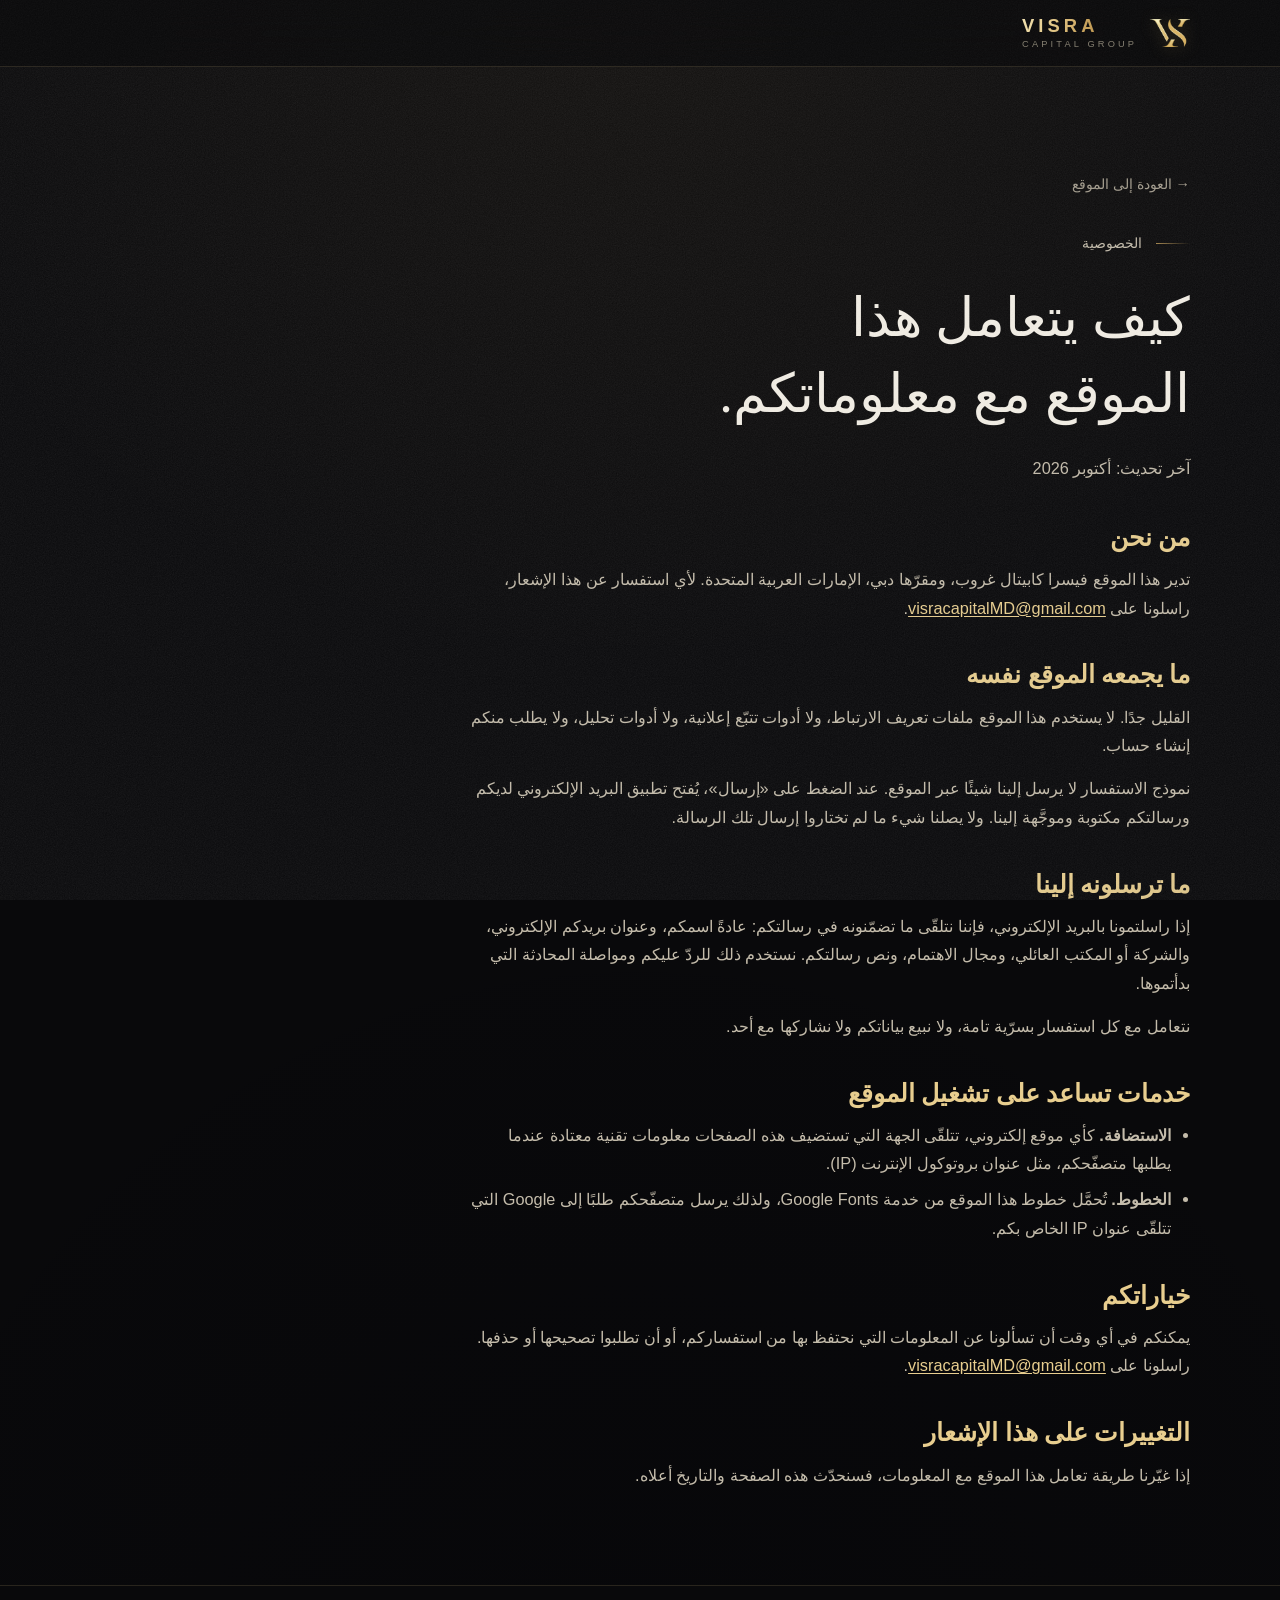
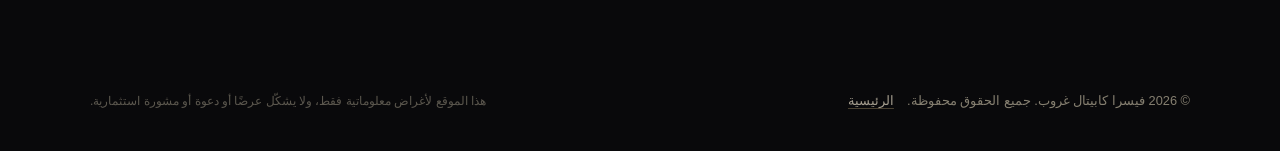
<file: privacy-ar.html>
<!DOCTYPE html>
<html lang="ar" dir="rtl">
<head>
  <meta charset="UTF-8" />
  <meta name="viewport" content="width=device-width, initial-scale=1.0, viewport-fit=cover" />
  <meta http-equiv="Content-Security-Policy" content="default-src 'self'; script-src 'self'; style-src 'self' 'unsafe-inline' https://fonts.googleapis.com; font-src https://fonts.gstatic.com; img-src 'self' data:; connect-src 'none'; object-src 'none'; base-uri 'none'; form-action 'none'; upgrade-insecure-requests" />
  <meta name="referrer" content="strict-origin-when-cross-origin" />
  <meta name="description" content="كيف يتعامل موقع فيسرا كابيتال غروب مع معلوماتكم." />
  <meta name="theme-color" content="#09090B" />
  <title>الخصوصية — فيسرا كابيتال غروب</title>

  <link rel="preconnect" href="https://fonts.googleapis.com" />
  <link rel="preconnect" href="https://fonts.gstatic.com" crossorigin />
  <link href="https://fonts.googleapis.com/css2?family=Amiri:wght@400;700&family=IBM+Plex+Sans+Arabic:wght@400;500;600&family=Inter:wght@400;500;600&display=swap" rel="stylesheet" />

  <link rel="stylesheet" href="styles.css?v=202611211259" />
  <link rel="icon" type="image/png" sizes="32x32" href="assets/favicon-32.png" />
  <link rel="icon" type="image/png" sizes="192x192" href="assets/icon-192.png" />
  <link rel="apple-touch-icon" href="assets/apple-touch-icon.png" />
</head>
<body>
  <a class="skip-link" href="#main">تخطَّ إلى المحتوى</a>

  <div class="bg-fx" aria-hidden="true"></div>

  <header class="site-header is-scrolled">
    <div class="wrap header__inner">
      <a class="brand" href="ar.html" aria-label="فيسرا كابيتال غروب، الصفحة الرئيسية">
        <img class="brand__mark" src="assets/visra-mark.png" alt="" width="46" height="46" />
        <span class="brand__text">
          <span class="brand__name">VISRA</span>
          <span class="brand__sub">Capital&nbsp;Group</span>
        </span>
      </a>
    </div>
  </header>

  <main id="main" class="doc">
    <div class="wrap">
      <div class="doc__inner">
        <a class="doc__back" href="ar.html">&rarr; العودة إلى الموقع</a>
        <p class="eyebrow"><span class="eyebrow__line" aria-hidden="true"></span>الخصوصية</p>
        <h1 class="section-title">كيف يتعامل هذا الموقع مع معلوماتكم.</h1>
        <p class="doc__meta">آخر تحديث: أكتوبر 2026</p>

        <h2>من نحن</h2>
        <p>تدير هذا الموقع فيسرا كابيتال غروب، ومقرّها دبي، الإمارات العربية المتحدة. لأي استفسار عن هذا الإشعار، راسلونا على <a href="mailto:visracapitalMD@gmail.com" dir="ltr">visracapitalMD@gmail.com</a>.</p>

        <h2>ما يجمعه الموقع نفسه</h2>
        <p>القليل جدًا. لا يستخدم هذا الموقع ملفات تعريف الارتباط، ولا أدوات تتبّع إعلانية، ولا أدوات تحليل، ولا يطلب منكم إنشاء حساب.</p>
        <p>نموذج الاستفسار لا يرسل إلينا شيئًا عبر الموقع. عند الضغط على «إرسال»، يُفتح تطبيق البريد الإلكتروني لديكم ورسالتكم مكتوبة وموجَّهة إلينا. ولا يصلنا شيء ما لم تختاروا إرسال تلك الرسالة.</p>

        <h2>ما ترسلونه إلينا</h2>
        <p>إذا راسلتمونا بالبريد الإلكتروني، فإننا نتلقّى ما تضمّنونه في رسالتكم: عادةً اسمكم، وعنوان بريدكم الإلكتروني، والشركة أو المكتب العائلي، ومجال الاهتمام، ونص رسالتكم. نستخدم ذلك للردّ عليكم ومواصلة المحادثة التي بدأتموها.</p>
        <p>نتعامل مع كل استفسار بسرّية تامة، ولا نبيع بياناتكم ولا نشاركها مع أحد.</p>

        <h2>خدمات تساعد على تشغيل الموقع</h2>
        <ul>
          <li><strong>الاستضافة.</strong> كأي موقع إلكتروني، تتلقّى الجهة التي تستضيف هذه الصفحات معلومات تقنية معتادة عندما يطلبها متصفّحكم، مثل عنوان بروتوكول الإنترنت (IP).</li>
          <li><strong>الخطوط.</strong> تُحمَّل خطوط هذا الموقع من خدمة Google Fonts، ولذلك يرسل متصفّحكم طلبًا إلى Google التي تتلقّى عنوان IP الخاص بكم.</li>
        </ul>

        <h2>خياراتكم</h2>
        <p>يمكنكم في أي وقت أن تسألونا عن المعلومات التي نحتفظ بها من استفساركم، أو أن تطلبوا تصحيحها أو حذفها. راسلونا على <a href="mailto:visracapitalMD@gmail.com" dir="ltr">visracapitalMD@gmail.com</a>.</p>

        <h2>التغييرات على هذا الإشعار</h2>
        <p>إذا غيّرنا طريقة تعامل هذا الموقع مع المعلومات، فسنحدّث هذه الصفحة والتاريخ أعلاه.</p>
      </div>
    </div>
  </main>

  <footer class="site-footer">
    <div class="wrap footer__bar">
      <p>&copy; 2026 فيسرا كابيتال غروب. جميع الحقوق محفوظة. <a class="footer__link" href="ar.html">الرئيسية</a></p>
      <p class="footer__legal">هذا الموقع لأغراض معلوماتية فقط، ولا يشكّل عرضًا أو دعوة أو مشورة استثمارية.</p>
    </div>
  </footer>
</body>
</html>
</file>
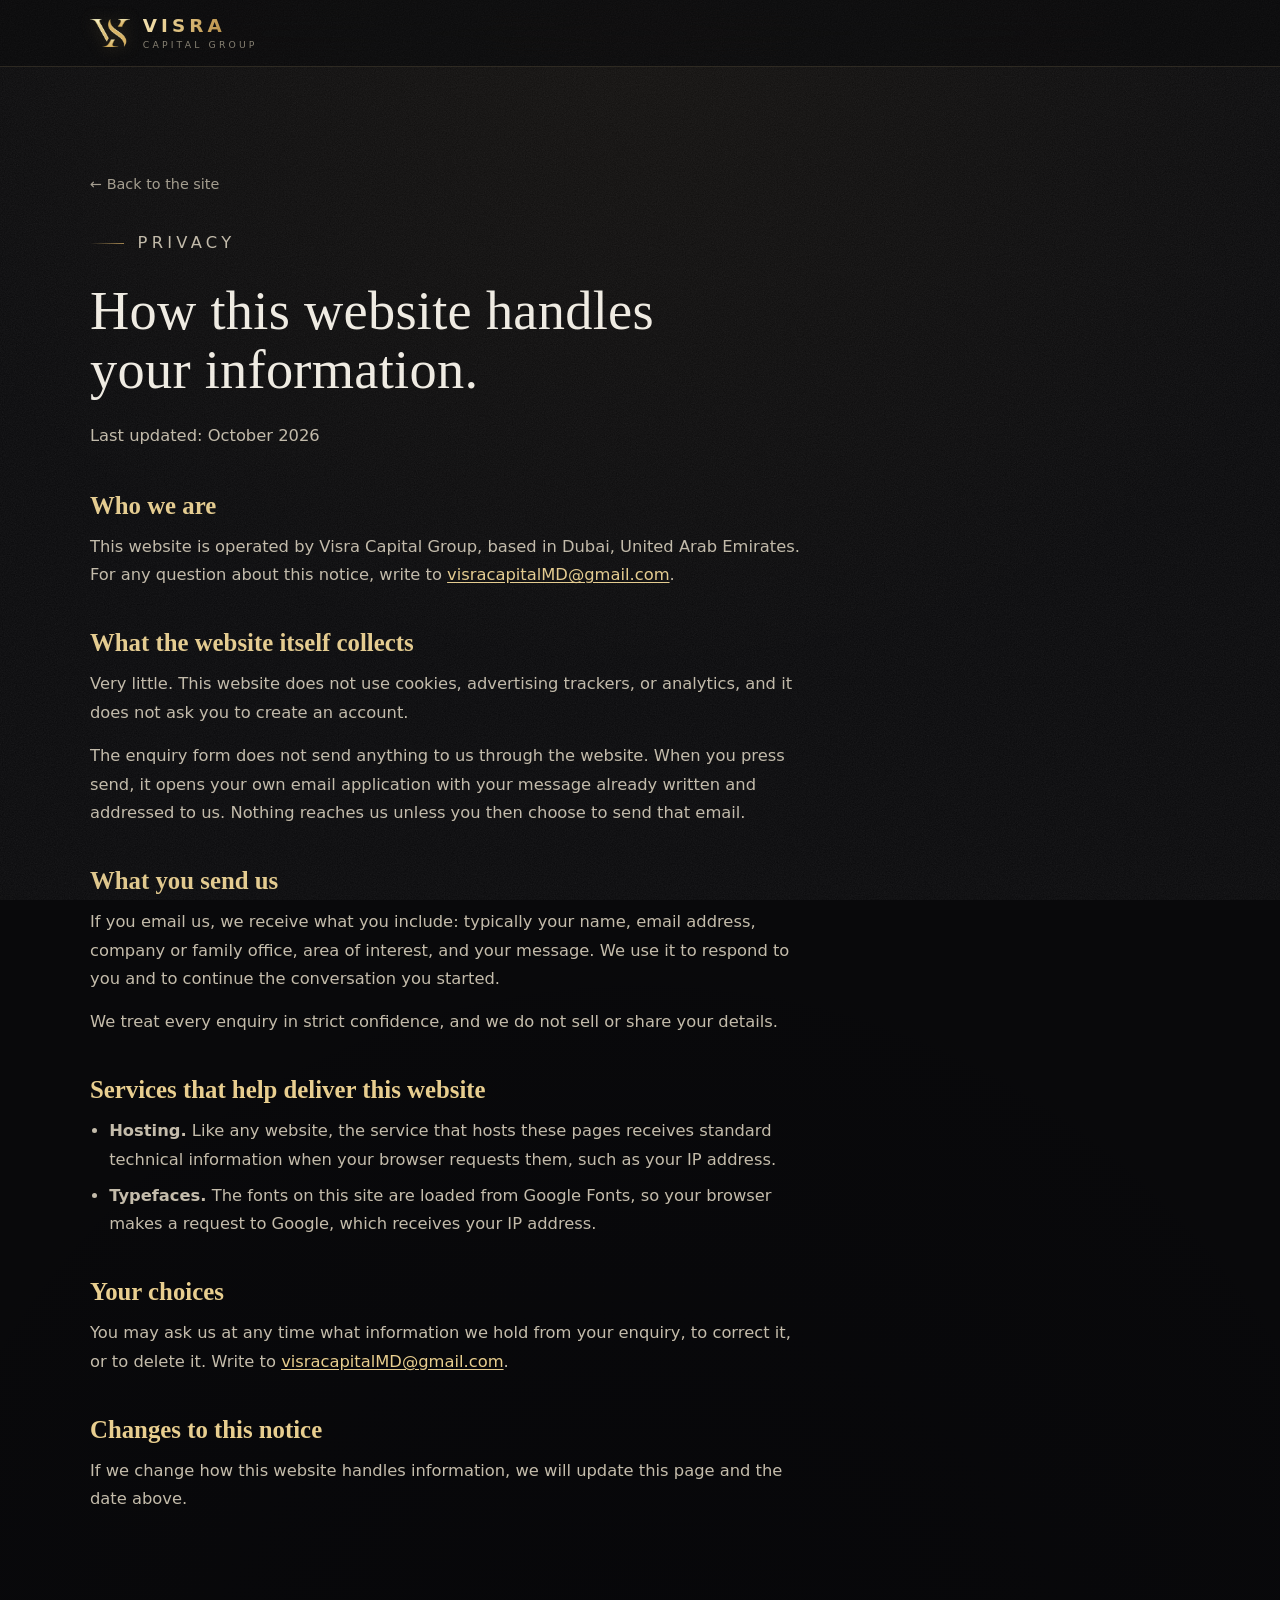
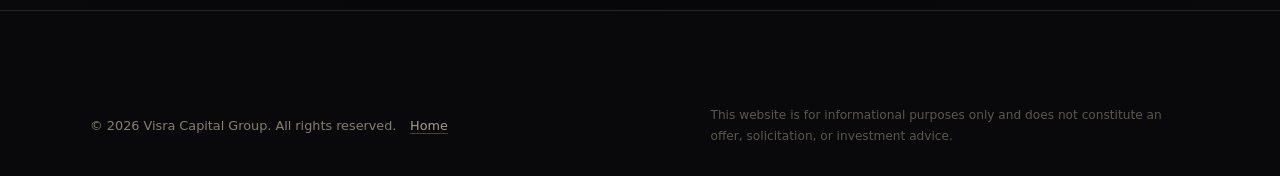
<file: privacy.html>
<!DOCTYPE html>
<html lang="en">
<head>
  <meta charset="UTF-8" />
  <meta name="viewport" content="width=device-width, initial-scale=1.0, viewport-fit=cover" />
  <meta http-equiv="Content-Security-Policy" content="default-src 'self'; script-src 'self'; style-src 'self' 'unsafe-inline' https://fonts.googleapis.com; font-src https://fonts.gstatic.com; img-src 'self' data:; connect-src 'none'; object-src 'none'; base-uri 'none'; form-action 'none'; upgrade-insecure-requests" />
  <meta name="referrer" content="strict-origin-when-cross-origin" />
  <meta name="description" content="How the Visra Capital Group website handles your information." />
  <meta name="theme-color" content="#09090B" />
  <title>Privacy — Visra Capital Group</title>

  <link rel="preconnect" href="https://fonts.googleapis.com" />
  <link rel="preconnect" href="https://fonts.gstatic.com" crossorigin />
  <link href="https://fonts.googleapis.com/css2?family=Cormorant+Garamond:ital,wght@0,400;0,500;0,600;1,400;1,500&family=Inter:wght@400;500;600&display=swap" rel="stylesheet" />

  <link rel="stylesheet" href="styles.css?v=202611211259" />
  <link rel="icon" type="image/png" sizes="32x32" href="assets/favicon-32.png" />
  <link rel="icon" type="image/png" sizes="192x192" href="assets/icon-192.png" />
  <link rel="apple-touch-icon" href="assets/apple-touch-icon.png" />
</head>
<body>
  <a class="skip-link" href="#main">Skip to content</a>

  <div class="bg-fx" aria-hidden="true"></div>

  <header class="site-header is-scrolled">
    <div class="wrap header__inner">
      <a class="brand" href="index.html" aria-label="Visra Capital Group, home">
        <img class="brand__mark" src="assets/visra-mark.png" alt="" width="46" height="46" />
        <span class="brand__text">
          <span class="brand__name">VISRA</span>
          <span class="brand__sub">Capital&nbsp;Group</span>
        </span>
      </a>
    </div>
  </header>

  <main id="main" class="doc">
    <div class="wrap">
      <div class="doc__inner">
        <a class="doc__back" href="index.html">&larr; Back to the site</a>
        <p class="eyebrow"><span class="eyebrow__line" aria-hidden="true"></span>Privacy</p>
        <h1 class="section-title">How this website handles your information.</h1>
        <p class="doc__meta">Last updated: October 2026</p>

        <h2>Who we are</h2>
        <p>This website is operated by Visra Capital Group, based in Dubai, United Arab Emirates. For any question about this notice, write to <a href="mailto:visracapitalMD@gmail.com">visracapitalMD@gmail.com</a>.</p>

        <h2>What the website itself collects</h2>
        <p>Very little. This website does not use cookies, advertising trackers, or analytics, and it does not ask you to create an account.</p>
        <p>The enquiry form does not send anything to us through the website. When you press send, it opens your own email application with your message already written and addressed to us. Nothing reaches us unless you then choose to send that email.</p>

        <h2>What you send us</h2>
        <p>If you email us, we receive what you include: typically your name, email address, company or family office, area of interest, and your message. We use it to respond to you and to continue the conversation you started.</p>
        <p>We treat every enquiry in strict confidence, and we do not sell or share your details.</p>

        <h2>Services that help deliver this website</h2>
        <ul>
          <li><strong>Hosting.</strong> Like any website, the service that hosts these pages receives standard technical information when your browser requests them, such as your IP address.</li>
          <li><strong>Typefaces.</strong> The fonts on this site are loaded from Google Fonts, so your browser makes a request to Google, which receives your IP address.</li>
        </ul>

        <h2>Your choices</h2>
        <p>You may ask us at any time what information we hold from your enquiry, to correct it, or to delete it. Write to <a href="mailto:visracapitalMD@gmail.com">visracapitalMD@gmail.com</a>.</p>

        <h2>Changes to this notice</h2>
        <p>If we change how this website handles information, we will update this page and the date above.</p>
      </div>
    </div>
  </main>

  <footer class="site-footer">
    <div class="wrap footer__bar">
      <p>&copy; 2026 Visra Capital Group. All rights reserved. <a class="footer__link" href="index.html">Home</a></p>
      <p class="footer__legal">This website is for informational purposes only and does not constitute an offer, solicitation, or investment advice.</p>
    </div>
  </footer>
</body>
</html>
</file>
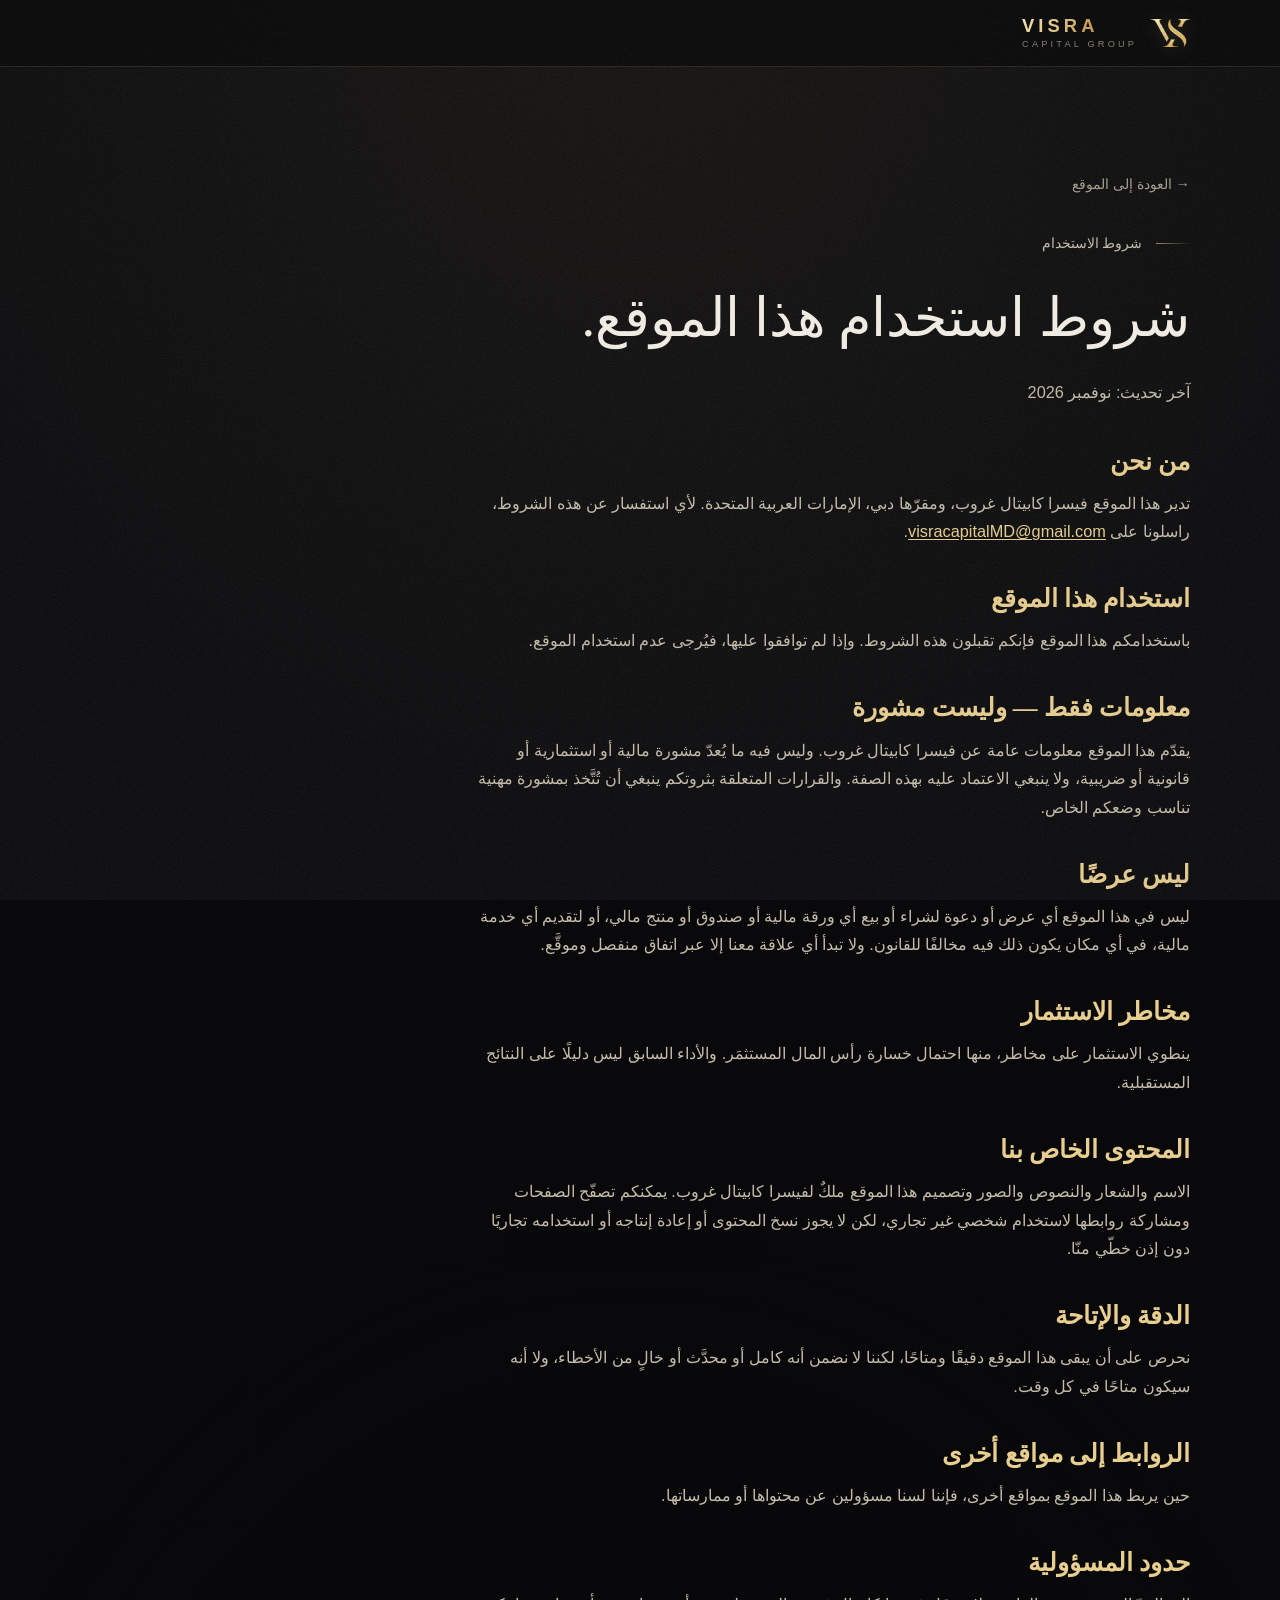
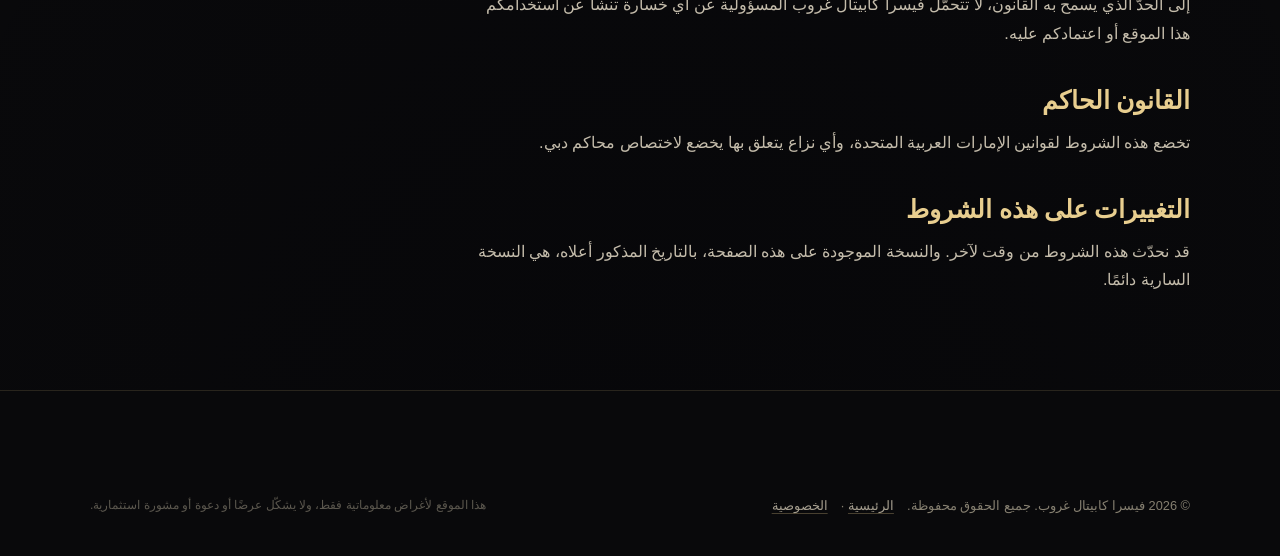
<file: terms-ar.html>
<!DOCTYPE html>
<html lang="ar" dir="rtl">
<head>
  <meta charset="UTF-8" />
  <meta name="viewport" content="width=device-width, initial-scale=1.0, viewport-fit=cover" />
  <meta http-equiv="Content-Security-Policy" content="default-src 'self'; script-src 'self'; style-src 'self' 'unsafe-inline' https://fonts.googleapis.com; font-src https://fonts.gstatic.com; img-src 'self' data:; connect-src 'none'; object-src 'none'; base-uri 'none'; form-action 'none'; upgrade-insecure-requests" />
  <meta name="referrer" content="strict-origin-when-cross-origin" />
  <meta name="description" content="شروط استخدام موقع فيسرا كابيتال غروب." />
  <meta name="theme-color" content="#09090B" />
  <title>شروط الاستخدام — فيسرا كابيتال غروب</title>

  <link rel="preconnect" href="https://fonts.googleapis.com" />
  <link rel="preconnect" href="https://fonts.gstatic.com" crossorigin />
  <link href="https://fonts.googleapis.com/css2?family=Amiri:wght@400;700&family=IBM+Plex+Sans+Arabic:wght@400;500;600&family=Inter:wght@400;500;600&display=swap" rel="stylesheet" />

  <link rel="stylesheet" href="styles.css?v=202611211259" />
  <link rel="icon" type="image/png" sizes="32x32" href="assets/favicon-32.png" />
  <link rel="icon" type="image/png" sizes="192x192" href="assets/icon-192.png" />
  <link rel="apple-touch-icon" href="assets/apple-touch-icon.png" />
</head>
<body>
  <a class="skip-link" href="#main">تخطَّ إلى المحتوى</a>

  <div class="bg-fx" aria-hidden="true"></div>

  <header class="site-header is-scrolled">
    <div class="wrap header__inner">
      <a class="brand" href="ar.html" aria-label="فيسرا كابيتال غروب، الصفحة الرئيسية">
        <img class="brand__mark" src="assets/visra-mark.png" alt="" width="46" height="46" />
        <span class="brand__text">
          <span class="brand__name">VISRA</span>
          <span class="brand__sub">Capital&nbsp;Group</span>
        </span>
      </a>
    </div>
  </header>

  <main id="main" class="doc">
    <div class="wrap">
      <div class="doc__inner">
        <a class="doc__back" href="ar.html">&rarr; العودة إلى الموقع</a>
        <p class="eyebrow"><span class="eyebrow__line" aria-hidden="true"></span>شروط الاستخدام</p>
        <h1 class="section-title">شروط استخدام هذا الموقع.</h1>
        <p class="doc__meta">آخر تحديث: نوفمبر 2026</p>

        <h2>من نحن</h2>
        <p>تدير هذا الموقع فيسرا كابيتال غروب، ومقرّها دبي، الإمارات العربية المتحدة. لأي استفسار عن هذه الشروط، راسلونا على <a href="mailto:visracapitalMD@gmail.com" dir="ltr">visracapitalMD@gmail.com</a>.</p>

        <h2>استخدام هذا الموقع</h2>
        <p>باستخدامكم هذا الموقع فإنكم تقبلون هذه الشروط. وإذا لم توافقوا عليها، فيُرجى عدم استخدام الموقع.</p>

        <h2>معلومات فقط — وليست مشورة</h2>
        <p>يقدّم هذا الموقع معلومات عامة عن فيسرا كابيتال غروب. وليس فيه ما يُعدّ مشورة مالية أو استثمارية أو قانونية أو ضريبية، ولا ينبغي الاعتماد عليه بهذه الصفة. والقرارات المتعلقة بثروتكم ينبغي أن تُتَّخذ بمشورة مهنية تناسب وضعكم الخاص.</p>

        <h2>ليس عرضًا</h2>
        <p>ليس في هذا الموقع أي عرض أو دعوة لشراء أو بيع أي ورقة مالية أو صندوق أو منتج مالي، أو لتقديم أي خدمة مالية، في أي مكان يكون ذلك فيه مخالفًا للقانون. ولا تبدأ أي علاقة معنا إلا عبر اتفاق منفصل وموقَّع.</p>

        <h2>مخاطر الاستثمار</h2>
        <p>ينطوي الاستثمار على مخاطر، منها احتمال خسارة رأس المال المستثمَر. والأداء السابق ليس دليلًا على النتائج المستقبلية.</p>

        <h2>المحتوى الخاص بنا</h2>
        <p>الاسم والشعار والنصوص والصور وتصميم هذا الموقع ملكٌ لفيسرا كابيتال غروب. يمكنكم تصفّح الصفحات ومشاركة روابطها لاستخدام شخصي غير تجاري، لكن لا يجوز نسخ المحتوى أو إعادة إنتاجه أو استخدامه تجاريًا دون إذن خطّي منّا.</p>

        <h2>الدقة والإتاحة</h2>
        <p>نحرص على أن يبقى هذا الموقع دقيقًا ومتاحًا، لكننا لا نضمن أنه كامل أو محدَّث أو خالٍ من الأخطاء، ولا أنه سيكون متاحًا في كل وقت.</p>

        <h2>الروابط إلى مواقع أخرى</h2>
        <p>حين يربط هذا الموقع بمواقع أخرى، فإننا لسنا مسؤولين عن محتواها أو ممارساتها.</p>

        <h2>حدود المسؤولية</h2>
        <p>إلى الحدّ الذي يسمح به القانون، لا تتحمّل فيسرا كابيتال غروب المسؤولية عن أي خسارة تنشأ عن استخدامكم هذا الموقع أو اعتمادكم عليه.</p>

        <h2>القانون الحاكم</h2>
        <p>تخضع هذه الشروط لقوانين الإمارات العربية المتحدة، وأي نزاع يتعلق بها يخضع لاختصاص محاكم دبي.</p>

        <h2>التغييرات على هذه الشروط</h2>
        <p>قد نحدّث هذه الشروط من وقت لآخر. والنسخة الموجودة على هذه الصفحة، بالتاريخ المذكور أعلاه، هي النسخة السارية دائمًا.</p>
      </div>
    </div>
  </main>

  <footer class="site-footer">
    <div class="wrap footer__bar">
      <p>&copy; 2026 فيسرا كابيتال غروب. جميع الحقوق محفوظة. <a class="footer__link" href="ar.html">الرئيسية</a> <span aria-hidden="true">·</span> <a class="footer__link" href="privacy-ar.html">الخصوصية</a></p>
      <p class="footer__legal">هذا الموقع لأغراض معلوماتية فقط، ولا يشكّل عرضًا أو دعوة أو مشورة استثمارية.</p>
    </div>
  </footer>
</body>
</html>
</file>
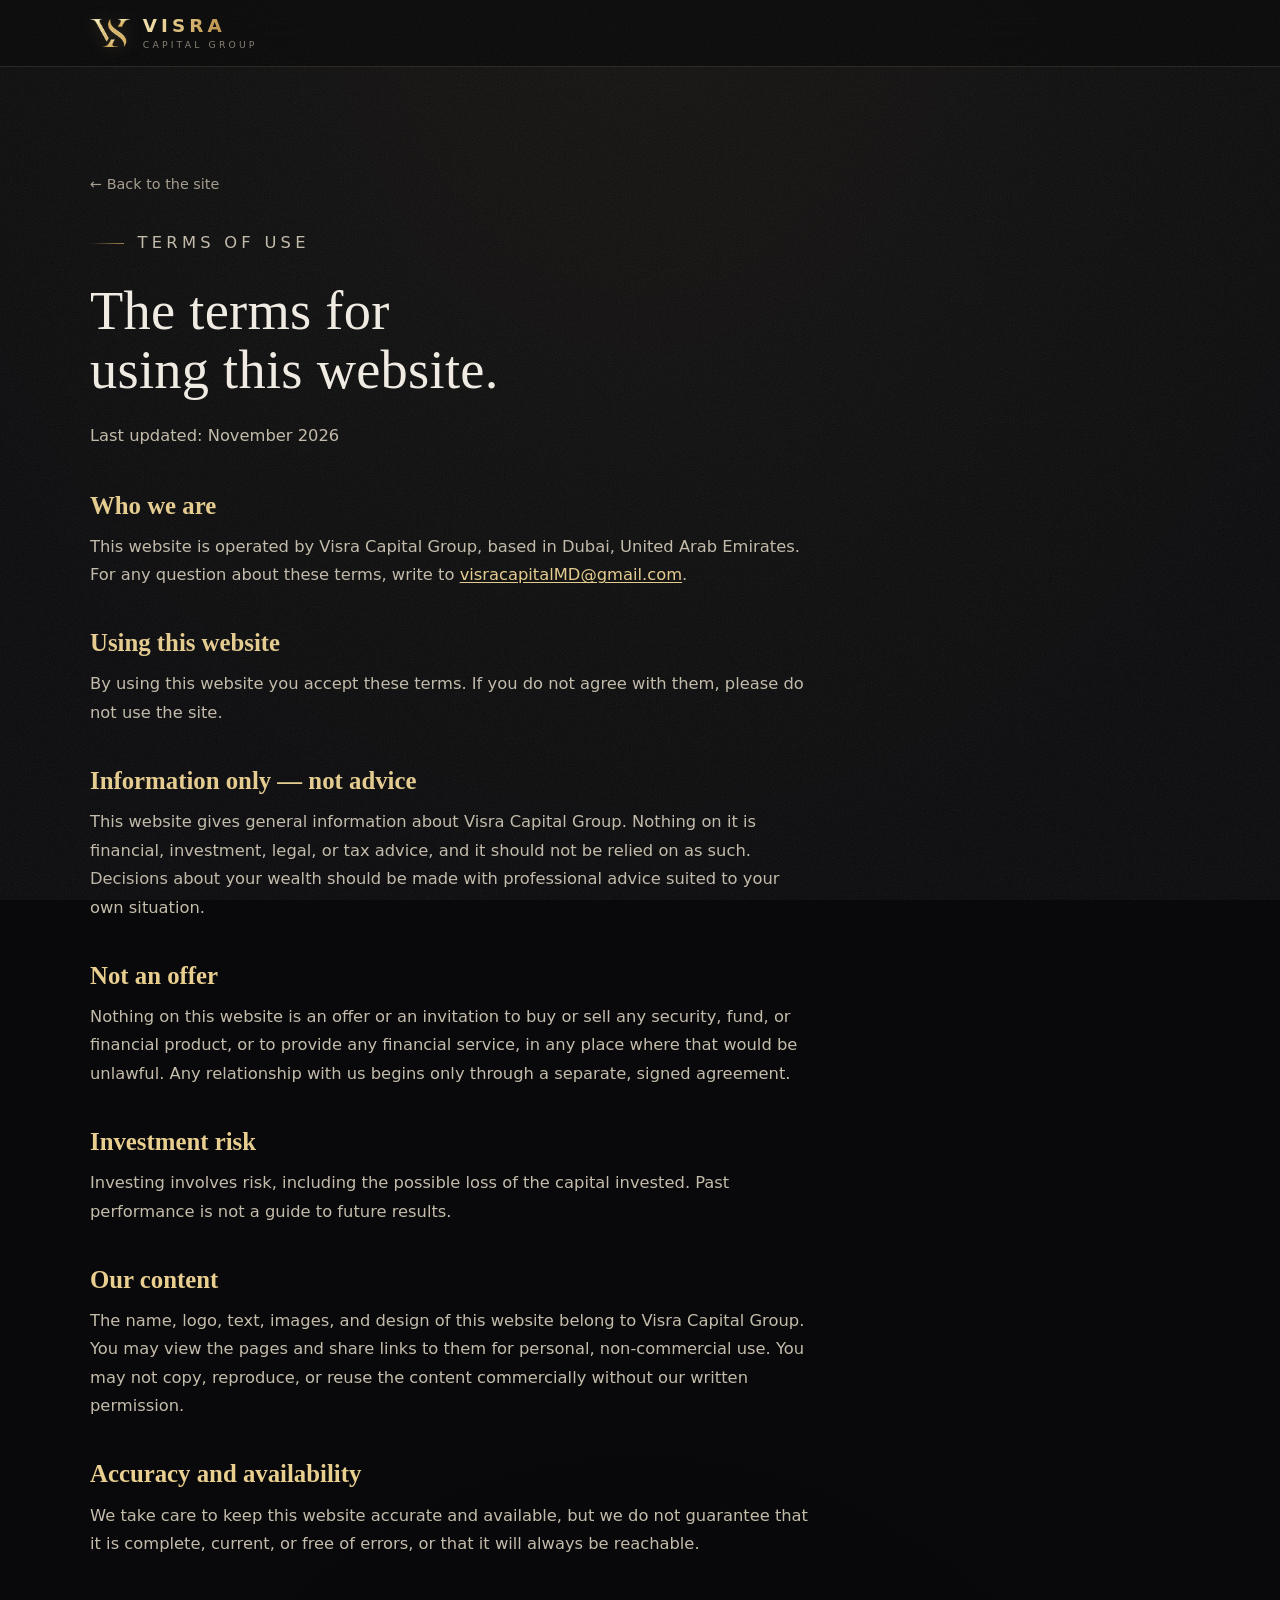
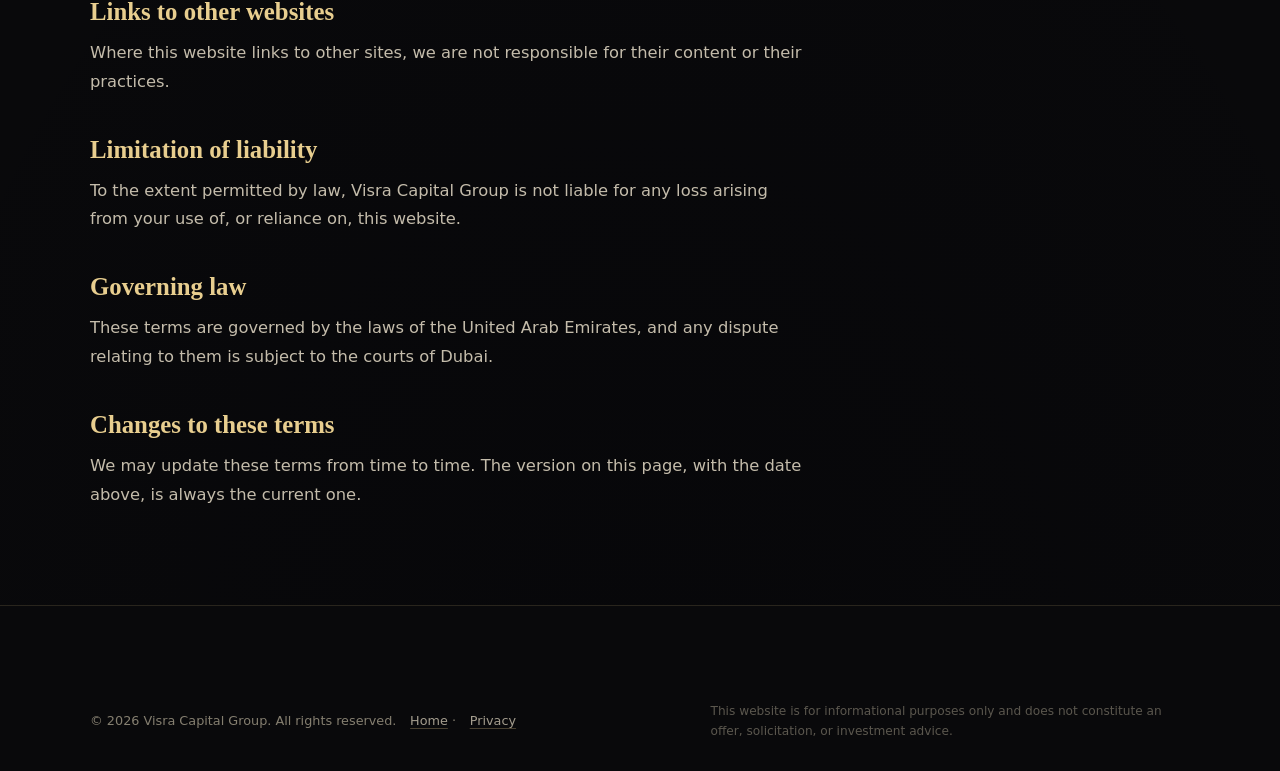
<file: terms.html>
<!DOCTYPE html>
<html lang="en">
<head>
  <meta charset="UTF-8" />
  <meta name="viewport" content="width=device-width, initial-scale=1.0, viewport-fit=cover" />
  <meta http-equiv="Content-Security-Policy" content="default-src 'self'; script-src 'self'; style-src 'self' 'unsafe-inline' https://fonts.googleapis.com; font-src https://fonts.gstatic.com; img-src 'self' data:; connect-src 'none'; object-src 'none'; base-uri 'none'; form-action 'none'; upgrade-insecure-requests" />
  <meta name="referrer" content="strict-origin-when-cross-origin" />
  <meta name="description" content="The terms for using the Visra Capital Group website." />
  <meta name="theme-color" content="#09090B" />
  <title>Terms of Use — Visra Capital Group</title>

  <link rel="preconnect" href="https://fonts.googleapis.com" />
  <link rel="preconnect" href="https://fonts.gstatic.com" crossorigin />
  <link href="https://fonts.googleapis.com/css2?family=Cormorant+Garamond:ital,wght@0,400;0,500;0,600;1,400;1,500&family=Inter:wght@400;500;600&display=swap" rel="stylesheet" />

  <link rel="stylesheet" href="styles.css?v=202611211259" />
  <link rel="icon" type="image/png" sizes="32x32" href="assets/favicon-32.png" />
  <link rel="icon" type="image/png" sizes="192x192" href="assets/icon-192.png" />
  <link rel="apple-touch-icon" href="assets/apple-touch-icon.png" />
</head>
<body>
  <a class="skip-link" href="#main">Skip to content</a>

  <div class="bg-fx" aria-hidden="true"></div>

  <header class="site-header is-scrolled">
    <div class="wrap header__inner">
      <a class="brand" href="index.html" aria-label="Visra Capital Group, home">
        <img class="brand__mark" src="assets/visra-mark.png" alt="" width="46" height="46" />
        <span class="brand__text">
          <span class="brand__name">VISRA</span>
          <span class="brand__sub">Capital&nbsp;Group</span>
        </span>
      </a>
    </div>
  </header>

  <main id="main" class="doc">
    <div class="wrap">
      <div class="doc__inner">
        <a class="doc__back" href="index.html">&larr; Back to the site</a>
        <p class="eyebrow"><span class="eyebrow__line" aria-hidden="true"></span>Terms of Use</p>
        <h1 class="section-title">The terms for using this website.</h1>
        <p class="doc__meta">Last updated: November 2026</p>

        <h2>Who we are</h2>
        <p>This website is operated by Visra Capital Group, based in Dubai, United Arab Emirates. For any question about these terms, write to <a href="mailto:visracapitalMD@gmail.com">visracapitalMD@gmail.com</a>.</p>

        <h2>Using this website</h2>
        <p>By using this website you accept these terms. If you do not agree with them, please do not use the site.</p>

        <h2>Information only — not advice</h2>
        <p>This website gives general information about Visra Capital Group. Nothing on it is financial, investment, legal, or tax advice, and it should not be relied on as such. Decisions about your wealth should be made with professional advice suited to your own situation.</p>

        <h2>Not an offer</h2>
        <p>Nothing on this website is an offer or an invitation to buy or sell any security, fund, or financial product, or to provide any financial service, in any place where that would be unlawful. Any relationship with us begins only through a separate, signed agreement.</p>

        <h2>Investment risk</h2>
        <p>Investing involves risk, including the possible loss of the capital invested. Past performance is not a guide to future results.</p>

        <h2>Our content</h2>
        <p>The name, logo, text, images, and design of this website belong to Visra Capital Group. You may view the pages and share links to them for personal, non-commercial use. You may not copy, reproduce, or reuse the content commercially without our written permission.</p>

        <h2>Accuracy and availability</h2>
        <p>We take care to keep this website accurate and available, but we do not guarantee that it is complete, current, or free of errors, or that it will always be reachable.</p>

        <h2>Links to other websites</h2>
        <p>Where this website links to other sites, we are not responsible for their content or their practices.</p>

        <h2>Limitation of liability</h2>
        <p>To the extent permitted by law, Visra Capital Group is not liable for any loss arising from your use of, or reliance on, this website.</p>

        <h2>Governing law</h2>
        <p>These terms are governed by the laws of the United Arab Emirates, and any dispute relating to them is subject to the courts of Dubai.</p>

        <h2>Changes to these terms</h2>
        <p>We may update these terms from time to time. The version on this page, with the date above, is always the current one.</p>
      </div>
    </div>
  </main>

  <footer class="site-footer">
    <div class="wrap footer__bar">
      <p>&copy; 2026 Visra Capital Group. All rights reserved. <a class="footer__link" href="index.html">Home</a> <span aria-hidden="true">·</span> <a class="footer__link" href="privacy.html">Privacy</a></p>
      <p class="footer__legal">This website is for informational purposes only and does not constitute an offer, solicitation, or investment advice.</p>
    </div>
  </footer>
</body>
</html>
</file>
<file: styles.css>
/* =========================================================
   Visra Capital Group — landing page
   Palette: "Midnight Gold" — near-black ground · warm ivory · gold
   Type: Cormorant Garamond (display serif) · Inter (body / labels)
   ========================================================= */

:root {
  --bg:        #09090b;   /* deepest ground */
  --bg-2:      #0d0d10;   /* section */
  --bg-3:      #131318;   /* raised panel / card */
  --bg-4:      #191920;   /* input / hover */

  --text:      #f3efe6;   /* primary text on dark */
  --muted:     #a49d8e;   /* secondary text */
  --muted-2:   #857f70;   /* faint text / legal — kept above WCAG AA (4.5:1 on --bg) */

  --gold:      #c9a25a;   /* primary gold */
  --gold-lt:   #e8ce8f;   /* gold highlight */
  --gold-dk:   #a67c38;   /* gold shadow */
  --gold-grad: linear-gradient(135deg, #f3e2b0 0%, #e8ce8f 24%, #c9a25a 58%, #a67c38 100%);

  --line:      rgba(232, 206, 143, 0.14);  /* gold hairline */
  --line-soft: rgba(255, 255, 255, 0.06);
  --line-2:    rgba(232, 206, 143, 0.28);

  --font-display: "Cormorant Garamond", Georgia, "Times New Roman", serif;
  --font-body:    "Inter", system-ui, -apple-system, "Segoe UI", sans-serif;

  --wrap: 1180px;
  --radius: 16px;
  --ease: cubic-bezier(0.22, 1, 0.36, 1);
}

/* ---------- reset ---------- */
*, *::before, *::after { box-sizing: border-box; }
* { margin: 0; }
html { scroll-behavior: smooth; -webkit-text-size-adjust: 100%; }

/* Offset in-page anchor jumps so section headings clear the sticky header. */
:target, section[id], main [id] { scroll-margin-top: 96px; }

body {
  font-family: var(--font-body);
  /* a whisper of depth: faint warm light up top, a deeper settle at the foot */
  background:
    radial-gradient(130% 80% at 50% 0%, rgba(201, 162, 90, 0.05), transparent 48%),
    radial-gradient(120% 90% at 50% 100%, rgba(5, 5, 8, 0.55), transparent 55%),
    var(--bg);
  color: var(--text);
  line-height: 1.65;
  font-size: 16px;
  -webkit-font-smoothing: antialiased;
  text-rendering: optimizeLegibility;
  overflow-x: hidden;
  overflow-x: clip;   /* clip where supported: no scroll container, so the sticky header keeps working */
}
/* iOS Safari ignores overflow-x on body alone; clip on the root too */
html { overflow-x: clip; }

/* Film grain — a static, barely-there texture so the black reads as paper, not screen. */
body::after {
  content: ""; position: fixed; inset: 0; z-index: 250; pointer-events: none;
  opacity: 0.055;
  background-image: url("data:image/svg+xml,%3Csvg xmlns='http://www.w3.org/2000/svg' width='180' height='180'%3E%3Cfilter id='n'%3E%3CfeTurbulence type='fractalNoise' baseFrequency='0.85' numOctaves='3' stitchTiles='stitch'/%3E%3CfeColorMatrix type='saturate' values='0'/%3E%3C/filter%3E%3Crect width='100%25' height='100%25' filter='url(%23n)'/%3E%3C/svg%3E");
  background-size: 180px 180px;
}

img, svg { display: block; max-width: 100%; }
a { color: inherit; text-decoration: none; -webkit-tap-highlight-color: transparent; }
button { cursor: pointer; -webkit-tap-highlight-color: transparent; }
/* iOS draws its own bevels, shadows and rounding on buttons and text fields unless told not to */
button, input, textarea, select { -webkit-appearance: none; appearance: none; border-radius: 0; }
input[type="radio"] { -webkit-appearance: radio; appearance: auto; }
label, summary, .chip { -webkit-tap-highlight-color: transparent; }
button, input, textarea, select { font: inherit; }

/* Respect notch / rounded-corner safe areas on the horizontal edges. */
.wrap {
  width: 100%; max-width: var(--wrap); margin-inline: auto;
  padding-left: max(clamp(1.25rem, 4vw, 2.5rem), env(safe-area-inset-left));
  padding-right: max(clamp(1.25rem, 4vw, 2.5rem), env(safe-area-inset-right));
}

.skip-link {
  position: absolute; left: 1rem; top: -3.5rem;
  background: var(--gold); color: #1a1204;
  padding: 0.6rem 1rem; border-radius: 8px; z-index: 300;
  font-weight: 600; transition: top 0.2s var(--ease);
}
.skip-link:focus { top: 1rem; }

:focus-visible {
  outline: 2px solid var(--gold);
  outline-offset: 3px;
  border-radius: 3px;
}

/* ---------- shared type ---------- */
.eyebrow {
  font-family: var(--font-body);
  font-size: 0.72rem;
  font-weight: 500;
  letter-spacing: 0.26em;
  text-transform: uppercase;
  color: var(--gold);
  display: inline-flex;
  align-items: center;
  gap: 0.85rem;
  margin-bottom: 1.5rem;
}
.eyebrow--center { justify-content: center; }
.eyebrow__line {
  width: 34px; height: 1px;
  background: linear-gradient(90deg, transparent, var(--gold));
  opacity: 0.8;
}
.eyebrow--center .eyebrow__line:last-child { background: linear-gradient(90deg, var(--gold), transparent); }

.section-title {
  font-family: var(--font-display);
  font-weight: 500;
  font-size: clamp(2.1rem, 4.6vw, 3.4rem);
  line-height: 1.08;
  letter-spacing: 0.005em;
  color: var(--text);
  text-wrap: balance;

  /* Gold sheen: a bright band parked off-screen, swept across once on reveal. */
  --title-ink: var(--text);
  --sheen: var(--gold-lt);
  background: linear-gradient(100deg,
    var(--title-ink) 0 40%, var(--sheen) 47%, #fff5dc 50%, var(--sheen) 53%, var(--title-ink) 60% 100%);
  background-size: 300% 100%;
  background-position: 100% 0;
  -webkit-background-clip: text; background-clip: text;
  -webkit-text-fill-color: transparent;

  /* The letters are painted by the background, which stops at the element's box.
     With this tight line-height the tails of g / y / p on the last line (and the
     tallest tops on the first) fall outside it and were being sliced off. Grow the
     box with padding and cancel it with an equal negative margin, so nothing moves. */
  padding-block: 0.14em 0.24em;
  margin-block: -0.14em -0.24em;
}
.is-visible .section-title { animation: sheen 1.9s var(--ease) 0.35s both; }
@keyframes sheen { from { background-position: 100% 0; } to { background-position: 0 0; } }
/* one key word per heading stays gold, echoing the hero headline */
.section-title em {
  font-style: italic;
  background: var(--gold-grad);
  -webkit-background-clip: text; background-clip: text;
  -webkit-text-fill-color: transparent; color: var(--gold-lt);
}

.hero__title, .tenet__title, .service__title, .intel-card h3 { text-wrap: balance; overflow-wrap: break-word; }

.section-head { max-width: 660px; margin-bottom: clamp(2.75rem, 5vw, 4.25rem); }
.section-head--center { margin-inline: auto; text-align: center; }
.section-intro {
  margin-top: 1.25rem;
  color: var(--muted);
  font-size: 1.075rem;
  max-width: 56ch;
}
.section-head--center .section-intro { margin-inline: auto; }

/* ---------- buttons ---------- */
.btn {
  display: inline-flex; align-items: center; gap: 0.55rem;
  padding: 0.95rem 1.7rem;
  border-radius: 100px;
  font-weight: 500;
  font-size: 0.94rem;
  letter-spacing: 0.01em;
  border: 1px solid transparent;
  transition: transform 0.3s var(--ease), box-shadow 0.3s var(--ease),
              background 0.3s var(--ease), color 0.2s, border-color 0.2s;
  white-space: nowrap;
}
.btn__arrow { transition: transform 0.3s var(--ease); }
.btn:hover .btn__arrow { transform: translateX(4px); }

.btn--primary {
  background: var(--gold-grad);
  color: #1c1305;
  font-weight: 600;
  box-shadow: 0 10px 30px -12px rgba(201, 162, 90, 0.55);
}
.btn--primary:hover {
  transform: translateY(-2px);
  box-shadow: 0 16px 40px -12px rgba(201, 162, 90, 0.7);
}

.btn--ghost {
  border-color: var(--line-2);
  color: var(--text);
}
.btn--ghost:hover { border-color: var(--gold); color: var(--gold-lt); transform: translateY(-2px); }

.btn--full { width: 100%; justify-content: center; }

/* =========================================================
   HEADER
   ========================================================= */
.site-header {
  position: sticky; top: 0; z-index: 100;
  transition: background 0.3s var(--ease), border-color 0.3s, backdrop-filter 0.3s;
  border-bottom: 1px solid transparent;
}
.site-header.is-scrolled {
  background: rgba(9, 9, 11, 0.78);
  -webkit-backdrop-filter: blur(16px) saturate(140%);
  backdrop-filter: blur(16px) saturate(140%);
  border-bottom-color: var(--line);
}
.header__inner {
  display: flex; align-items: center; justify-content: space-between;
  height: 80px;
}

.brand { display: inline-flex; align-items: center; gap: 0.8rem; color: var(--text); }
.brand__mark { flex-shrink: 0; object-fit: contain; filter: drop-shadow(0 2px 8px rgba(201, 162, 90, 0.25)); }   /* the mark is wider than tall: fit it, never stretch it */
.brand__text { display: flex; flex-direction: column; line-height: 1; }
.brand__name {
  font-family: var(--font-body);
  font-weight: 600;
  font-size: 1.15rem;
  letter-spacing: 0.22em;
  background: var(--gold-grad);
  -webkit-background-clip: text; background-clip: text;
  -webkit-text-fill-color: transparent; color: var(--gold-lt);
}
.brand__sub {
  font-family: var(--font-body);
  font-size: 0.58rem;
  font-weight: 500;
  letter-spacing: 0.34em;
  text-transform: uppercase;
  color: var(--muted-2);
  margin-top: 5px;
}

/* nav */
.nav__menu {
  list-style: none; display: flex; align-items: center; gap: 0.35rem; padding: 0;
}
.nav__menu li { display: flex; }   /* every link lays out as a box, so the pill CTA lines up with the rest */
.nav__menu a {
  padding: 0.55rem 0.95rem; border-radius: 100px;
  font-size: 0.9rem; color: var(--muted);
  letter-spacing: 0.01em;
  transition: color 0.2s;
}
.nav__menu a:hover { color: var(--text); }
.nav__cta {
  color: var(--gold-lt) !important;
  border: 1px solid var(--line-2);
  margin-left: 0.6rem;
  transition: border-color 0.2s, background 0.25s !important;
}
.nav__cta:hover { border-color: var(--gold); background: rgba(201, 162, 90, 0.1); }

.nav__toggle {
  display: none;
  width: 46px; height: 46px;
  background: transparent; border: 1px solid var(--line);
  border-radius: 12px;
  flex-direction: column; align-items: center; justify-content: center; gap: 5px;
}
.nav__toggle span {
  display: block; width: 20px; height: 1.5px; background: var(--gold-lt);
  transition: transform 0.3s var(--ease), opacity 0.2s;
}

/* ---------- header effects ---------- */

/* Slimmer bar once the page scrolls (desktop; the mobile bar is already compact) */
@media (min-width: 901px) {
  .header__inner { transition: height 0.4s var(--ease); }
  .site-header.is-scrolled .header__inner { height: 66px; }
  .brand__mark { transition: width 0.4s var(--ease), height 0.4s var(--ease); }
  .site-header.is-scrolled .brand__mark { width: 40px; height: 40px; }
}

/* Reading-progress hairline along the bottom edge */
.scroll-progress {
  position: absolute; left: 0; right: 0; bottom: -1px; height: 2px;
  pointer-events: none; overflow: hidden;
}
.scroll-progress span {
  display: block; height: 100%;
  background: linear-gradient(90deg, var(--gold-dk), var(--gold-lt));
  box-shadow: 0 0 10px rgba(232, 206, 143, 0.7);
  transform-origin: left center;
  transform: scaleX(0);
}

/* Gliding highlight: follows the hovered link, rests on the current section */
@media (min-width: 901px) { .nav { position: relative; } }   /* mobile dropdown stays anchored to the header */
.nav__glider {
  position: absolute; top: 0; left: 0; height: 0; width: 0;
  border-radius: 100px;
  background: rgba(201, 162, 90, 0.09);
  border: 1px solid var(--line-2);
  box-shadow: 0 0 18px -6px rgba(232, 206, 143, 0.45), inset 0 0 12px -6px rgba(232, 206, 143, 0.4);
  opacity: 0;
  pointer-events: none;
  transition: transform 0.45s var(--ease), width 0.45s var(--ease), height 0.3s var(--ease), opacity 0.3s;
}
.nav__glider.is-on { opacity: 1; }
.nav__menu a { position: relative; z-index: 1; }
.nav__menu a.is-active { color: var(--gold-lt); }
.nav__menu a.is-active::after {   /* small gold point under the current section */
  content: ""; position: absolute; left: 50%; bottom: -7px;
  width: 4px; height: 4px; border-radius: 50%;
  background: var(--gold-lt); box-shadow: 0 0 8px var(--gold-lt);
  transform: translateX(-50%);
}

/* "Request access": a light sweeps across every few seconds */
.nav__cta { position: relative; overflow: hidden; display: inline-block; }   /* inline links ignore overflow clipping */
.nav__cta::before {
  content: ""; position: absolute; top: 0; bottom: 0; left: -60%; width: 45%;
  background: linear-gradient(100deg, transparent, rgba(255, 240, 205, 0.45), transparent);
  transform: skewX(-20deg);
  animation: cta-sweep 5.5s var(--ease) 2s infinite;
  pointer-events: none;
}
@keyframes cta-sweep {
  /* moves with transform (GPU) rather than `left`, so it never triggers layout */
  0%        { transform: translateX(0) skewX(-20deg); }
  30%, 100% { transform: translateX(425%) skewX(-20deg); }
}
.nav__cta:hover { box-shadow: 0 0 22px -6px rgba(232, 206, 143, 0.6); }

/* Brand: the monogram turns in 3D on hover, the wordmark catches the light */
.brand { perspective: 400px; }
.brand:hover .brand__mark { animation: mark-turn 1.1s var(--ease); }
@keyframes mark-turn { to { transform: rotateY(360deg); } }
.brand__name {
  /* the usual gold gradient, a bright band, then the gradient again: sliding across passes the band over the letters */
  background: linear-gradient(110deg, #f3e2b0 0%, #e8ce8f 8%, #c9a25a 19%, #a67c38 33%, #fff4d6 50%, #f3e2b0 67%, #e8ce8f 75%, #c9a25a 86%, #a67c38 100%);
  background-size: 300% 100%;
  -webkit-background-clip: text; background-clip: text;
  transition: background-position 1s var(--ease);
}
.brand:hover .brand__name { background-position: 100% 0; }

/* Menu links arrive one by one on load (desktop row) */
@media (min-width: 901px) and (prefers-reduced-motion: no-preference) {
  .nav__menu li { animation: nav-in 0.7s var(--ease) both; }
  .nav__menu li:nth-child(1) { animation-delay: 0.15s; }
  .nav__menu li:nth-child(2) { animation-delay: 0.22s; }
  .nav__menu li:nth-child(3) { animation-delay: 0.29s; }
  .nav__menu li:nth-child(4) { animation-delay: 0.36s; }
  .nav__menu li:nth-child(5) { animation-delay: 0.43s; }
  .nav__menu li:nth-child(6) { animation-delay: 0.55s; }
}
@keyframes nav-in {
  from { opacity: 0; transform: translateY(-10px); }
  to   { opacity: 1; transform: none; }
}

/* =========================================================
   HERO
   ========================================================= */
.hero {
  position: relative;
  padding-top: clamp(3rem, 7vw, 5.5rem);
  overflow: hidden;
}
.hero__glow {
  position: absolute; inset: 0; z-index: 0; pointer-events: none;
  background:
    radial-gradient(60% 55% at 78% 12%, rgba(201, 162, 90, 0.16), transparent 60%),
    radial-gradient(50% 50% at 8% 40%, rgba(201, 162, 90, 0.07), transparent 55%);
}
/* Living constellation behind the medallion; fades out before it reaches the copy. */
.hero__net {
  position: absolute; inset: 0; z-index: 0; pointer-events: none;
  width: 100%; height: 100%;
  -webkit-mask-image: radial-gradient(ellipse 58% 75% at 74% 42%, #000 30%, transparent 78%);
          mask-image: radial-gradient(ellipse 58% 75% at 74% 42%, #000 30%, transparent 78%);
}
.hero__grid {
  position: relative; z-index: 1;
  display: grid;
  grid-template-columns: 1.05fr 0.95fr;
  gap: clamp(2rem, 5vw, 4.5rem);
  align-items: center;
  padding-bottom: clamp(3rem, 6vw, 5rem);
}

.hero__title {
  font-family: var(--font-display);
  font-weight: 500;
  font-size: clamp(2.9rem, 6.4vw, 5.2rem);
  line-height: 1.04;
  letter-spacing: 0.004em;
}
.hero__title em {
  font-style: italic;
  font-weight: 500;
  background: var(--gold-grad);
  -webkit-background-clip: text; background-clip: text;
  -webkit-text-fill-color: transparent; color: var(--gold-lt);
}
.hero__lead {
  margin-top: 1.75rem;
  max-width: 50ch;
  color: var(--muted);
  font-size: 1.115rem;
}
.hero__actions { margin-top: 2.4rem; display: flex; gap: 0.9rem; flex-wrap: wrap; }

.hero__trust {
  margin-top: 2.4rem;
  display: flex; align-items: center; gap: 0.85rem; flex-wrap: wrap;
  font-size: 0.74rem; letter-spacing: 0.14em; text-transform: uppercase;
  color: var(--muted-2);
}
.hero__trust span:nth-child(even) { color: var(--gold); }

/* signature medallion */
.hero__visual { position: relative; display: grid; place-items: center; }
.medallion {
  position: relative;
  width: min(100%, 440px);
  aspect-ratio: 1;
  display: grid;
  place-items: center;
}
.medallion__glow {
  position: absolute; inset: 4%;
  border-radius: 50%;
  /* a warm halo: brightest just outside the logo frame, fading to nothing (no blur filter needed) */
  background: radial-gradient(circle, rgba(232, 206, 143, 0.22), rgba(201, 162, 90, 0.2) 38%, rgba(201, 162, 90, 0.07) 58%, transparent 72%);
}
.medallion__rings { position: absolute; inset: 0; width: 100%; height: 100%; }

/* 3D: the medallion leans toward the cursor; each layer is shifted by JS
   (via the `translate` property, so it composes with spins and the float). */
.hero__visual { perspective: 1000px; }   /* shared camera for the tilt and the spinning emblem */
.medallion { will-change: transform; }
.medallion > [data-depth] { will-change: translate; }
.ring { fill: none; }
.ring--outer { stroke: var(--line); stroke-width: 1; }
.ring--mid   { stroke: var(--line); stroke-width: 1; }
.ring--inner { stroke: rgba(232, 206, 143, 0.10); stroke-width: 1; }
.ring--scan {
  stroke: var(--gold); stroke-width: 1.4;
  stroke-dasharray: 60 1120;
  stroke-linecap: round;
  transform-box: fill-box;      /* iOS Safari: rotate around the ring's own centre */
  transform-origin: center;
  filter: drop-shadow(0 0 4px rgba(201, 162, 90, 0.6));
  animation: spin 9s linear infinite;
}
.ring--scan2 {
  stroke: var(--gold-lt); stroke-width: 1.2;
  stroke-dasharray: 34 908;
  stroke-linecap: round;
  transform-box: fill-box;      /* iOS Safari: rotate around the ring's own centre */
  transform-origin: center;
  animation: spin-rev 13s linear infinite;
}

/* Watch-dial details. Everything here turns about the shared centre or stays put,
   so the rings always remain round and concentric. */
.ring--ticks {            /* 72 short radial ticks: a wide stroke broken into thin dashes */
  stroke: rgba(232, 206, 143, 0.34); stroke-width: 7;
  stroke-dasharray: 1.1 14.345;
  transform-box: fill-box; transform-origin: center;
  animation: spin 120s linear infinite;
}
.ring-orbit {             /* the two points are opposite each other, so the group's centre is the dial's */
  fill: var(--gold-lt);
  transform-box: fill-box; transform-origin: center;
  animation: spin-rev 38s linear infinite;
}
.ring--frame { stroke-width: 1.6; }                 /* bright gold ring framing the logo */
.ring--inner { stroke: rgba(232, 206, 143, 0.16); } /* hairline just inside it */

/* Opening sequence: each ring expands into place, then the logo arrives.
   Uses the `scale` property so it never fights the float or the cursor parallax. */
@media (prefers-reduced-motion: no-preference) {
  .medallion__glow       { animation: emblem-in 1.6s var(--ease) 0.05s both; }
  .medallion__rings--1   { animation: emblem-in 1.5s var(--ease) 0.10s both; }
  .medallion__rings--2   { animation: emblem-in 1.5s var(--ease) 0.26s both; }
  .medallion__rings--3   { animation: emblem-in 1.4s var(--ease) 0.42s both; }
}
@keyframes emblem-in {
  from { opacity: 0; scale: 0.82; }
  to   { opacity: 1; scale: 1; }
}

.medallion__mark {
  position: relative; z-index: 2;
  width: 39%;
  animation: emblem-in 1.3s var(--ease) 0.62s both, float 7s ease-in-out 1.9s infinite;
}

/* The monogram sits flat and crisp. An earlier version extruded it into a thick,
   spinning 3D slab, which read as chunky and toy-like; the mark is a flat design
   and looks best shown that way, with only light moving across it. */
.coin { position: relative; }
.coin > img { display: block; width: 100%; height: auto; }
.medallion__logo { width: 100%; height: auto; filter: drop-shadow(0 0 16px rgba(232, 206, 143, 0.32)) drop-shadow(0 10px 26px rgba(201, 162, 90, 0.4)); }
/* Specular gleam clipped to the monogram's own shape. */
.medallion__shine {
  --sx: 0;
  position: absolute; inset: 0; pointer-events: none;
  -webkit-mask: url("assets/visra-mark.png") center / contain no-repeat;
          mask: url("assets/visra-mark.png") center / contain no-repeat;
  background: linear-gradient(115deg, transparent 38%, rgba(255, 248, 228, 0.78) 50%, transparent 62%);
  background-size: 300% 100%;
  background-position: calc(50% - var(--sx) * 50%) 0;
}
/* No mouse to follow (touch, or before JS): let the light pass by on its own. */
.medallion:not(.is-tracking) .medallion__shine { animation: gleam 6s var(--ease) 2.2s infinite; }
@keyframes gleam {
  0%        { background-position: 100% 0; }
  45%, 100% { background-position: 0 0; }
}

@keyframes spin { to { transform: rotate(360deg); } }
@keyframes spin-rev { to { transform: rotate(-360deg); } }
@keyframes float { 0%,100% { transform: translateY(-6px); } 50% { transform: translateY(6px); } }

/* credential marquee */
.marquee {
  position: relative; z-index: 1;
  border-block: 1px solid var(--line);
  padding-block: 1.15rem;
  overflow: hidden;
  -webkit-mask-image: linear-gradient(90deg, transparent, #000 12%, #000 88%, transparent);
          mask-image: linear-gradient(90deg, transparent, #000 12%, #000 88%, transparent);
}
.marquee__track {
  display: flex; align-items: center; gap: 2.5rem;
  width: max-content;
  animation: marquee 32s linear infinite;
}
.marquee__track span:not(.marquee__dot) {
  /* small spaced capitals: the thin serif italic used before was hard to read */
  font-family: var(--font-body);
  font-size: 0.8rem; font-weight: 500;
  letter-spacing: 0.24em; text-transform: uppercase;
  color: var(--muted);
  white-space: nowrap;
}
.marquee__dot { width: 5px; height: 5px; border-radius: 50%; background: var(--gold); flex-shrink: 0; }
@keyframes marquee { to { transform: translateX(-50%); } }

/* =========================================================
   APPROACH
   ========================================================= */
.approach {
  padding-block: clamp(5rem, 10vw, 8.5rem);
  background:
    radial-gradient(80% 60% at 85% 0%, rgba(201, 162, 90, 0.07), transparent 60%),
    var(--bg);
}
.approach .section-head { max-width: 780px; }
.approach .section-title {
  font-size: clamp(2.4rem, 5.6vw, 4.4rem);
  line-height: 1.02;
}

/* Editorial opening: headline left, intro right, eyebrow spanning both */
@media (min-width: 1001px) {
  .approach .section-head {
    max-width: none;
    display: grid; grid-template-columns: 1.3fr 0.7fr;
    column-gap: clamp(2.5rem, 6vw, 6rem);
    align-items: end;
  }
  .approach .section-head .eyebrow { grid-column: 1 / -1; justify-self: start; }
  .approach .section-intro { margin-top: 0; padding-bottom: 0.55rem; }
}

/* Headline: each line rises out of its own mask. This title swaps the
   shared sheen for the line reveal, so it keeps plain ink + a gold word. */
.approach .section-head .section-title {
  background: none;
  -webkit-text-fill-color: currentColor; color: var(--text);
  animation: none;
}
.approach .section-title .line {
  display: block; overflow: hidden;
  padding: 0 0.14em 0.1em 0; margin-bottom: -0.1em;   /* room for descenders and the italic overhang */
}
.approach .section-title .line > span { display: inline-block; }
.approach .section-title em {
  font-style: italic;
  background: var(--gold-grad);
  -webkit-background-clip: text; background-clip: text;
  -webkit-text-fill-color: transparent; color: var(--gold-lt);
}
.approach .section-head.reveal .line > span {
  transform: translateY(110%);
  transition: transform 1.1s var(--ease);
}
.approach .section-head.reveal .line:nth-child(2) > span { transition-delay: 0.14s; }
.approach .section-head.is-visible .line > span { transform: none; }

/* Intro beside a fine gold rule, key line in gold. Upright body type —
   serif italic at paragraph size was hard to read on the dark ground. */
.approach .section-intro {
  position: relative;
  padding-left: 1.4rem;
  font-size: 1.08rem; line-height: 1.75;
  color: #c4bcab;
}
.approach .section-intro::before {
  content: ""; position: absolute; left: 0; top: 0.35em; bottom: 0.35em; width: 1px;
  background: linear-gradient(180deg, var(--gold-lt), rgba(232, 206, 143, 0.1));
  box-shadow: 0 0 8px rgba(232, 206, 143, 0.35);
}
.approach .intro-key {
  display: block; margin-top: 0.8rem;
  color: var(--gold-lt); font-weight: 500;
}

/* Ornament: a gold diamond whose hairlines draw outward */
.ornament {
  display: flex; align-items: center; gap: 0.9rem;
  margin-bottom: clamp(2.5rem, 5vw, 4rem);
}
.ornament span { flex: 1; height: 1px; background: linear-gradient(90deg, transparent, var(--line-2)); }
.ornament span:last-child { background: linear-gradient(90deg, var(--line-2), transparent); }
.ornament i {
  width: 9px; height: 9px; flex-shrink: 0;
  border: 1px solid var(--gold);
  transform: rotate(45deg);
  box-shadow: 0 0 12px rgba(232, 206, 143, 0.5);
}
.ornament.reveal { opacity: 1; transform: none; }   /* the parts animate, not the whole */
.ornament.reveal span { transform: scaleX(0); transform-origin: right; transition: transform 1.4s var(--ease) 0.35s; }
.ornament.reveal span:last-child { transform-origin: left; }
.ornament.reveal i { transform: rotate(45deg) scale(0); transition: transform 0.8s var(--ease); }
.ornament.is-visible span { transform: scaleX(1); }
.ornament.is-visible i { transform: rotate(45deg) scale(1); }

.tenets {
  display: grid; grid-template-columns: repeat(3, 1fr);
  gap: clamp(1.5rem, 3vw, 2.5rem);
}
/* Columns divided by fine vertical rules; a gold line draws down each one */
.tenet {
  position: relative;
  padding: 0.3rem 0 0.4rem clamp(1.2rem, 2vw, 1.8rem);
  border-left: 1px solid var(--line);
}
.tenet::before {
  content: ""; position: absolute; left: -1px; top: 0; width: 1px; height: 100%;
  background: linear-gradient(180deg, var(--gold-lt), rgba(232, 206, 143, 0));
  box-shadow: 0 0 8px rgba(232, 206, 143, 0.45);
  transform: scaleY(0); transform-origin: top;
  transition: transform 1.2s var(--ease) 0.3s;
}
.tenet.is-visible::before { transform: scaleY(0.5); }
.tenet:hover::before { transform: scaleY(1); transition-delay: 0s; }
.tenet__no {
  font-family: var(--font-display); font-style: italic; font-weight: 400;
  font-size: clamp(2.6rem, 4vw, 3.4rem); line-height: 1;
  display: inline-block; padding: 0.15em 0.1em 0.15em 0;
  margin: -0.15em 0 calc(1.1rem - 0.15em);   /* paint room for the figures, same visual spacing */
  background: var(--gold-grad);
  -webkit-background-clip: text; background-clip: text;
  -webkit-text-fill-color: transparent; color: var(--gold);
  transition: transform 0.6s var(--ease);
}
.tenet:hover .tenet__no { transform: translateX(6px); }
.tenet__title {
  font-family: var(--font-display); font-weight: 600;
  font-size: 1.6rem; line-height: 1.2; letter-spacing: 0.005em;
  margin-bottom: 0.7rem;
}
.tenet__desc { color: var(--muted); font-size: 0.985rem; }

/* Global reach map */
.reach {
  position: relative;
  margin-top: clamp(3.5rem, 7vw, 6rem);
  padding-top: clamp(2rem, 4vw, 3rem);
  border-top: 1px solid var(--line);
}
.reach__map { position: relative; }
.reach__map svg { width: 100%; height: auto; overflow: visible; }
.reach__land {
  fill: none;
  stroke: rgba(232, 206, 143, 0.17);
  stroke-width: 0.5;
  stroke-linecap: round;
  stroke-dasharray: 0.001 0.999;   /* one round dot per grid unit */
}
.reach__arcs path {
  fill: none;
  stroke: var(--gold);
  stroke-width: 0.2;
  stroke-linecap: round;
  stroke-dasharray: 1;
  stroke-dashoffset: 1;
}
.reach__ends circle { fill: var(--gold-lt); opacity: 0; }
.reach__hub { fill: var(--gold-lt); filter: drop-shadow(0 0 1.2px rgba(232, 206, 143, 0.9)); }
.reach__pulse {
  fill: none; stroke: var(--gold-lt); stroke-width: 0.18;
  transform-box: fill-box; transform-origin: center;
  opacity: 0;
}
.reach.is-visible .reach__arcs path {
  stroke-dashoffset: 0;
  transition: stroke-dashoffset 1.6s var(--ease) calc(0.4s + var(--i) * 0.14s);
}
.reach.is-visible .reach__ends circle {
  opacity: 1;
  transition: opacity 0.5s var(--ease) calc(1.5s + var(--i) * 0.14s);
}
.reach.is-visible .reach__pulse { animation: pulse 2.8s var(--ease) 0.4s infinite; }
@keyframes pulse {
  0%   { transform: scale(1);   opacity: 0.7; }
  100% { transform: scale(4.2); opacity: 0; }
}

.reach__label {
  position: absolute; left: 65.36%; top: 39.95%;
  transform: translate(-50%, 55%);   /* just below the hub, clear of the arcs */
  font-size: 0.68rem; font-weight: 600; letter-spacing: 0.22em; text-transform: uppercase;
  color: var(--text);
  text-shadow: 0 0 6px var(--bg), 0 0 3px var(--bg);
  white-space: nowrap;
}

/* Caption sits in the empty South Pacific, bottom-left of the map. */
.reach__cap {
  position: absolute; left: 0; bottom: 4%;
  max-width: 21rem;
  display: grid; gap: 0.5rem;
}
.reach__kicker {
  font-size: 0.72rem; font-weight: 500; letter-spacing: 0.26em; text-transform: uppercase;
  color: var(--gold);
}
.reach__line {
  font-family: var(--font-display); font-weight: 500;
  font-size: clamp(1.35rem, 2.2vw, 1.75rem); line-height: 1.2;
  color: var(--text);
}

/* 3D globe — JS swaps it in for the flat map (which stays as the no-JS fallback). */
.reach__globe { display: none; }
.reach.has-globe {
  display: grid; grid-template-columns: minmax(0, 0.8fr) minmax(0, 1.2fr);
  align-items: center; gap: clamp(2rem, 5vw, 4rem);
}
.reach.has-globe .reach__map > svg,
.reach.has-globe .reach__label { display: none; }
.reach.has-globe .reach__cap { position: static; order: -1; max-width: 24rem; gap: 0.8rem; }
.reach.has-globe .reach__line { font-size: clamp(1.6rem, 3vw, 2.4rem); line-height: 1.12; }
.reach.has-globe .reach__globe {
  display: block;
  width: 100%; max-width: 560px; aspect-ratio: 1; margin-inline: auto;
  cursor: grab; touch-action: pan-y;   /* horizontal drags spin, vertical scroll still works */
}
.reach.has-globe .reach__globe.is-dragging { cursor: grabbing; }

/* =========================================================
   SERVICES
   ========================================================= */
.services {
  padding-block: clamp(4.5rem, 9vw, 7.5rem);
  background:
    radial-gradient(70% 50% at 50% 0%, rgba(201, 162, 90, 0.06), transparent 60%),
    var(--bg-2);
  border-block: 1px solid var(--line);
}
.service-grid {
  display: grid; grid-template-columns: repeat(2, 1fr);
  gap: clamp(1.25rem, 2.5vw, 2rem);
  align-items: stretch;   /* both cards share the same height */
}

/* Private Equity card — execution / trading subsection */
.service__sub { margin-top: 1.7rem; padding-top: 1.5rem; border-top: 1px solid var(--line); }
.service__sublabel {
  display: block; font-size: 0.68rem; font-weight: 500; letter-spacing: 0.2em;
  text-transform: uppercase; color: var(--gold); margin-bottom: 1.1rem;
}
.service__sub .service__list { margin-top: 0; }

/* Stack the two service cards until the viewport is wide enough that every
   description and bullet fits on a single, matching line in both columns —
   so the two cards always line up row-for-row and stay equal height. */
@media (max-width: 1100px) {
  .service-grid { grid-template-columns: 1fr; }
}
/* In the two-column layout, reserve two lines for both card titles so a
   1-line title doesn't shift its whole column up relative to a 2-line one. */
@media (min-width: 1101px) {
  .service__title { min-height: 2.3em; }
}
/* ---------- cursor spotlight (shared by service, focus and pipeline cards) ----------
   JS writes --mx/--my on pointer devices; the default parks the light off-card,
   so touch devices simply see the resting hairline border. */
.spot {
  --card-bg: linear-gradient(180deg, var(--bg-3), var(--bg-2));
  --ring: var(--line);
  --mx: -999px; --my: -999px;
  position: relative;
  overflow: hidden;
  isolation: isolate;   /* Safari: keeps the rounded clip when a child inside is moving */
  border: 1px solid transparent;
  background:
    var(--card-bg) padding-box,
    radial-gradient(260px circle at var(--mx) var(--my), rgba(232, 206, 143, 0.6), var(--ring) 72%) border-box;
}
.spot::after {
  content: ""; position: absolute; inset: 0; border-radius: inherit; pointer-events: none;
  background: radial-gradient(420px circle at var(--mx) var(--my), rgba(232, 206, 143, 0.09), transparent 45%);
}

.service {
  border-radius: 22px;
  padding: clamp(1.9rem, 3.5vw, 3rem);
  transition: transform 0.4s var(--ease), box-shadow 0.4s var(--ease);
}
.service > * { position: relative; z-index: 1; }
.service:hover {
  --ring: var(--line-2);
  transform: translateY(-6px);
  box-shadow: 0 40px 80px -40px rgba(0, 0, 0, 0.8);
}

/* 3D tilt (JS sets an inline transform + --px/--py from -1..1 while hovering).
   Faster transition while tracking; the slower default eases it back flat. */
.service.is-tilting, .focus-card.is-tilting,
.stage__card.is-tilting, .tenet.is-tilting, .step.is-tilting {
  transition: transform 0.14s ease-out, box-shadow 0.4s var(--ease);
}
/* smooth return to flat once settled (mirrors the focus-card pattern, so the
   entrance reveal is untouched) */
.tenet.is-settled, .step.is-settled { transition: transform 0.4s var(--ease); }
.tenet.is-settled.is-tilting, .step.is-settled.is-tilting { transition: transform 0.14s ease-out; }
.service__head, .service__title, .focus-card__ico, .focus-card__title {
  translate: calc(var(--px, 0) * 5px) calc(var(--py, 0) * 4px);
  transition: translate 0.3s var(--ease);
}
.focus-card__ico { translate: calc(var(--px, 0) * 9px) calc(var(--py, 0) * 7px); }

/* Oversized outlined Roman numeral, tucked into the top-right corner. */
.service > .service__numeral {
  position: absolute; z-index: 0;
  top: -0.14em; right: 0.16em;
  font-family: var(--font-display); font-weight: 500;
  font-size: clamp(7rem, 12vw, 10.5rem); line-height: 1;
  color: transparent;
  -webkit-text-stroke: 1px rgba(232, 206, 143, 0.16);
  pointer-events: none; user-select: none;
  transition: -webkit-text-stroke-color 0.4s var(--ease), transform 0.6s var(--ease), translate 0.3s var(--ease);
}
.service:hover > .service__numeral {
  -webkit-text-stroke-color: rgba(232, 206, 143, 0.32);
  transform: translateY(4px);
}
/* the numeral sits "behind" the card, so it drifts against the cursor */
.service > .service__numeral { translate: calc(var(--px, 0) * -16px) calc(var(--py, 0) * -12px); }

.service__head { display: flex; align-items: center; gap: 0.9rem; margin-bottom: 1.5rem; }
.service__glyph {
  width: 54px; height: 54px; flex-shrink: 0;
  display: grid; place-items: center;
  border-radius: 14px;
  border: 1px solid var(--line);
  background: rgba(201, 162, 90, 0.08);
  color: var(--gold-lt);
}
.service__kicker {
  font-size: 0.72rem; font-weight: 500; letter-spacing: 0.2em; text-transform: uppercase;
  color: var(--gold);
}
.service__title {
  font-family: var(--font-display); font-weight: 600;
  font-size: clamp(1.5rem, 2.6vw, 2rem); line-height: 1.15; letter-spacing: 0.005em;
  margin-bottom: 0.85rem;
}
.service__desc { color: var(--muted); font-size: 1rem; max-width: 46ch; }

.service__list { list-style: none; padding: 0; margin-top: 1.75rem; display: grid; gap: 0.9rem; }
.service__list li {
  display: flex; align-items: center; gap: 0.8rem;
  font-size: 0.95rem; color: var(--text);
  padding-top: 0.9rem; border-top: 1px solid var(--line-soft);
}
.service__list li:first-child { border-top: none; padding-top: 0; }
.tick {
  width: 19px; height: 19px; flex-shrink: 0; border-radius: 50%;
  background: rgba(201, 162, 90, 0.15);
  border: 1px solid rgba(201, 162, 90, 0.45);
  position: relative;
}
.tick::after {
  content: ""; position: absolute; top: 45%; left: 50%;
  width: 3.5px; height: 7px;
  border: solid var(--gold-lt);
  border-width: 0 1.7px 1.7px 0;
  transform: translate(-50%, -50%) rotate(45deg);
}

/* =========================================================
   INTELLIGENCE LAYER
   ========================================================= */
.intel { padding-block: clamp(4.5rem, 9vw, 7.5rem); background: radial-gradient(58% 55% at 18% 22%, rgba(201, 162, 90, 0.05), transparent 60%), var(--bg); overflow: hidden; }

/* decorative markets chart strip (abstract, for looks) */
.market {
  position: relative; overflow: hidden;
  height: clamp(132px, 19vw, 188px);
  margin: clamp(1.75rem, 3.5vw, 2.75rem) 0 0;
  border-radius: 16px;
  border: 1px solid var(--line);
  background: linear-gradient(180deg, rgba(19, 19, 24, 0.5), rgba(11, 11, 14, 0.5));
}
.market .chart { position: absolute; inset: 0; width: 100%; height: 100%; }
.market__tag {
  position: absolute; top: 0.7rem; left: 0.9rem; z-index: 1;
  display: inline-flex; align-items: center; gap: 0.4rem;
  font-size: 0.64rem; font-weight: 500; letter-spacing: 0.18em; text-transform: uppercase;
  color: var(--muted); font-family: var(--font-body);
}
.market__tag::before {
  content: ""; width: 6px; height: 6px; border-radius: 50%;
  background: var(--gold-lt); box-shadow: 0 0 8px var(--gold-lt);
  animation: market-blink 2.4s ease-in-out infinite;
}
@keyframes market-blink { 0%, 100% { opacity: 1; } 50% { opacity: 0.3; } }
[dir="rtl"] .market__tag { left: auto; right: 0.9rem; }
@media (prefers-reduced-motion: reduce) { .market__tag::before { animation: none; } }

/* Signal → Risk → Allocation → Oversight, lit in sequence as you scroll.
   JS measures the nodes, sizes the rail between the first and last, and
   drives the gold fill; without JS it's a plain row of cards. */
.pipeline { position: relative; }
.pipeline__stages {
  list-style: none; padding: 0;
  display: grid; grid-template-columns: repeat(4, 1fr);
  gap: clamp(1rem, 2vw, 1.5rem);
}
.stage { position: relative; display: flex; flex-direction: column; }
.stage__node {
  align-self: center;
  width: 15px; height: 15px; border-radius: 50%;
  margin-bottom: 1.6rem;
  background: var(--bg);
  border: 1px solid var(--line-2);
  transition: background 0.5s var(--ease), border-color 0.5s, box-shadow 0.6s var(--ease), transform 0.5s var(--ease);
}
.stage__card {
  --card-bg: linear-gradient(180deg, rgba(19, 19, 24, 0.86), rgba(13, 13, 16, 0.86));
  flex: 1;
  padding: 1.8rem 1.6rem;
  border-radius: 18px;
  transition: transform 0.6s var(--ease), opacity 0.6s var(--ease);
}
.stage__card > * { position: relative; z-index: 1; }
.stage__top { display: flex; align-items: center; justify-content: space-between; margin-bottom: 1.25rem; }
.stage__ico {
  width: 46px; height: 46px; display: grid; place-items: center;
  border-radius: 12px;
  border: 1px solid var(--line); color: var(--gold-lt);
  background: rgba(201, 162, 90, 0.07);
  transition: box-shadow 0.6s var(--ease), border-color 0.5s;
}
.stage__step {
  font-size: 0.66rem; font-weight: 500; letter-spacing: 0.22em; text-transform: uppercase;
  color: var(--muted-2);
  transition: color 0.5s;
}
.stage__card h3 {
  font-family: var(--font-display); font-weight: 600;
  font-size: 1.32rem; line-height: 1.2; letter-spacing: 0.005em; margin-bottom: 0.55rem;
  text-wrap: balance;
}
.stage__card p { color: var(--muted); font-size: 0.92rem; }

.pipeline__rail {
  position: absolute; left: 0; top: 0; width: 0; height: 0;
  background: var(--line-2);
  pointer-events: none;
}
.pipeline__fill {
  position: absolute; inset: 0;
  background: linear-gradient(90deg, var(--gold-dk), var(--gold-lt));
  box-shadow: 0 0 12px rgba(232, 206, 143, 0.55);
  transform-origin: left center;
  transform: scaleX(0);
}
.pipeline.is-vertical .pipeline__fill {
  background: linear-gradient(180deg, var(--gold-dk), var(--gold-lt));
  transform-origin: center top;
  transform: scaleY(0);
}

/* Abstract, axis-free waveform drifting behind the rail. */
.pipeline__wave {
  position: absolute; left: 0; top: 0; width: 100%; height: 190px;
  pointer-events: none;
  -webkit-mask-image: linear-gradient(90deg, transparent, #000 14%, #000 86%, transparent);
          mask-image: linear-gradient(90deg, transparent, #000 14%, #000 86%, transparent);
}
.pipeline__wave path { fill: none; stroke-width: 1; vector-effect: non-scaling-stroke; }
.wave--1 path { stroke: rgba(232, 206, 143, 0.26); }
.wave--2 path { stroke: rgba(201, 162, 90, 0.16); }
.wave--3 path { stroke: rgba(201, 162, 90, 0.10); }
.wave { animation: drift 42s linear infinite; }
.wave--2 { animation-duration: 58s; }
.wave--3 { animation-duration: 76s; }
@keyframes drift { to { transform: translateX(-1200px); } }
.pipeline.is-vertical .pipeline__wave { display: none; }

/* Live states — only once JS has taken over */
.pipeline.is-live .stage__card { opacity: 0.4; transform: translateY(10px); }
.pipeline.is-live .stage.is-lit .stage__card { opacity: 1; transform: none; }
.stage.is-lit .stage__node {
  background: var(--gold-lt);
  border-color: var(--gold-lt);
  box-shadow: 0 0 0 5px rgba(232, 206, 143, 0.12), 0 0 18px rgba(232, 206, 143, 0.7);
  transform: scale(1.12);
}
.stage.is-lit .stage__ico { border-color: var(--line-2); box-shadow: 0 0 22px -4px rgba(232, 206, 143, 0.45); }
.stage.is-lit .stage__step { color: var(--gold); }
.stage__card:hover { --ring: var(--line-2); }

/* =========================================================
   PORTFOLIO / INVESTMENT FOCUS
   ========================================================= */
.portfolio {
  padding-block: clamp(4.5rem, 9vw, 7.5rem);
  background:
    radial-gradient(70% 50% at 50% 0%, rgba(201, 162, 90, 0.06), transparent 60%),
    var(--bg-2);
  border-top: 1px solid var(--line);
}
.focus-grid {
  display: grid; grid-template-columns: repeat(3, 1fr);
  gap: clamp(1rem, 2vw, 1.5rem);
}
.focus-card {
  padding: 1.9rem 1.7rem;
  border-radius: 18px;
  transition: transform 0.35s var(--ease);
}
.focus-card > * { position: relative; z-index: 1; }
.focus-card::before {
  content: ""; position: absolute; inset: 0 0 auto 0; height: 2px;
  background: var(--gold-grad);
  transform: scaleX(0); transform-origin: left;
  transition: transform 0.4s var(--ease);
}
.focus-card:hover {
  --ring: var(--line-2);
  --card-bg: linear-gradient(var(--bg-3), var(--bg-3));
  transform: translateY(-4px);
}
.focus-card:hover::before { transform: scaleX(1); }

/* Index number in the corner */
.focus-card > .focus-card__no {
  position: absolute; top: 1.5rem; right: 1.6rem;
  display: flex; align-items: center; gap: 0.6rem;
  font-family: var(--font-display); font-style: italic;
  font-size: 1.05rem; color: var(--gold);
  opacity: 0.7;
  transition: opacity 0.3s, letter-spacing 0.5s var(--ease);
}
.focus-card > .focus-card__no::before {
  content: ""; width: 18px; height: 1px; background: currentColor; opacity: 0.6;
  transition: width 0.5s var(--ease);
}
.focus-card:hover > .focus-card__no { opacity: 1; }
.focus-card:hover > .focus-card__no::before { width: 32px; }

.focus-card__ico {
  width: 48px; height: 48px; display: grid; place-items: center;
  border-radius: 12px; margin-bottom: 1.3rem;
  border: 1px solid var(--line); color: var(--gold-lt);
  background: rgba(201, 162, 90, 0.07);
}

/* Icons trace themselves in (JS sets pathLength="1" on each stroke) and
   redraw on hover. */
.focus-card.reveal .focus-card__ico :is(path, rect, circle) {
  stroke-dasharray: 1; stroke-dashoffset: 1;
  transition: stroke-dashoffset 1.4s var(--ease) 0.35s;
}
.focus-card.reveal.is-visible .focus-card__ico :is(path, rect, circle) { stroke-dashoffset: 0; }
.focus-card.is-visible:hover .focus-card__ico :is(path, rect, circle) { animation: redraw 1.1s var(--ease); }
@keyframes redraw { from { stroke-dashoffset: 1; } to { stroke-dashoffset: 0; } }

/* Orbiting light around the icon on hover */
@property --orbit { syntax: "<angle>"; initial-value: 0deg; inherits: false; }
.focus-card__ico::after {
  content: ""; position: absolute; inset: -1px; border-radius: inherit; padding: 1px;
  background: conic-gradient(from var(--orbit), transparent 0 62%, var(--gold-lt) 82%, transparent 90%);
  -webkit-mask: linear-gradient(#000 0 0) content-box, linear-gradient(#000 0 0);
  -webkit-mask-composite: xor;
          mask: linear-gradient(#000 0 0) content-box exclude, linear-gradient(#000 0 0);
  opacity: 0; transition: opacity 0.4s;
  pointer-events: none;
}
.focus-card__ico { position: relative; }
/* the orbit only runs while it can be seen (on hover), not on all six icons all the time */
.focus-card:hover .focus-card__ico::after { opacity: 1; animation: orbit 2.4s linear infinite; }
.focus-card:hover .focus-card__ico { box-shadow: 0 0 24px -6px rgba(232, 206, 143, 0.5); }
@keyframes orbit { to { --orbit: 360deg; } }

/* 3D cascade: cards swing up from below the horizon, one after another */
.focus-card.reveal {
  opacity: 0;
  transform: perspective(900px) rotateX(-32deg) translateY(46px);
  transform-origin: 50% 0;
  transition: opacity 0.9s var(--ease), transform 1.1s var(--ease);
}
.focus-card.reveal.is-visible { opacity: 1; transform: none; }
.focus-grid > .focus-card:nth-child(2) { --n: 1; }
.focus-grid > .focus-card:nth-child(3) { --n: 2; }
.focus-grid > .focus-card:nth-child(4) { --n: 3; }
.focus-grid > .focus-card:nth-child(5) { --n: 4; }
.focus-grid > .focus-card:nth-child(6) { --n: 5; }
.focus-grid > .focus-card.reveal { transition-delay: calc(var(--n, 0) * 0.09s); }
.focus-grid > .focus-card.reveal .focus-card__ico :is(path, rect, circle) {
  transition-delay: calc(0.35s + var(--n, 0) * 0.09s);
}
/* once in, drop the stagger so hover and tilt respond instantly */
.focus-grid > .focus-card.reveal.is-settled { transition: transform 0.35s var(--ease); }
.focus-grid > .focus-card.reveal.is-settled.is-tilting { transition: transform 0.14s ease-out; }
.focus-card__title {
  font-family: var(--font-display); font-weight: 600;
  font-size: 1.3rem; line-height: 1.2; letter-spacing: 0.005em;
  margin-bottom: 0.55rem; text-wrap: balance;
}
.focus-card__desc { color: var(--muted); font-size: 0.92rem; }

.portfolio__note {
  margin-top: clamp(2rem, 4vw, 3rem);
  text-align: center;
  font-size: 0.8rem; color: var(--muted-2);
}

/* =========================================================
   HOW WE WORK — four steps on a connecting line
   ========================================================= */
.process {
  padding-block: clamp(4.5rem, 9vw, 7.5rem);
  background: radial-gradient(58% 55% at 82% 16%, rgba(201, 162, 90, 0.05), transparent 60%), var(--bg);
  border-top: 1px solid var(--line);
}
.steps {
  list-style: none; padding: 0;
  display: grid; grid-template-columns: repeat(4, 1fr);
  gap: clamp(1.25rem, 2.5vw, 2.25rem);
  position: relative;
}
/* the line the numbers sit on */
.steps::before {
  content: ""; position: absolute; left: 0; right: 0; top: 1.65rem; height: 1px;
  background: linear-gradient(90deg, transparent, var(--line-2) 12%, var(--line-2) 88%, transparent);
}
.step { position: relative; }
.step__no {
  position: relative; z-index: 1;
  display: inline-grid; place-items: center;
  width: 3.3rem; height: 3.3rem; border-radius: 50%;
  margin-bottom: 1.4rem;
  font-family: var(--font-display); font-style: italic; font-size: 1.35rem;
  color: var(--gold-lt);
  background: var(--bg);
  border: 1px solid var(--line-2);
  box-shadow: 0 0 0 6px var(--bg), 0 0 24px -6px rgba(232, 206, 143, 0.35);
  transition: border-color 0.4s, box-shadow 0.5s var(--ease), color 0.3s;
}
.step__title {
  font-family: var(--font-display); font-weight: 600;
  font-size: 1.5rem; line-height: 1.2; margin-bottom: 0.55rem;
}
.step__desc { color: var(--muted); font-size: 0.95rem; }
@media (hover: hover) {
  .step:hover .step__no {
    border-color: var(--gold); color: #fff5dc;
    box-shadow: 0 0 0 6px var(--bg), 0 0 30px -2px rgba(232, 206, 143, 0.6);
  }
}

/* =========================================================
   FAQ — native <details>, so it works without JavaScript
   ========================================================= */
.faq {
  padding-block: clamp(4.5rem, 9vw, 7.5rem);
  background:
    radial-gradient(60% 50% at 90% 10%, rgba(201, 162, 90, 0.06), transparent 60%),
    var(--bg-2);
  border-top: 1px solid var(--line);
}
.faq__grid {
  display: grid; grid-template-columns: 0.8fr 1.2fr;
  gap: clamp(2rem, 5vw, 5rem); align-items: start;
}
.faq .section-head { margin-bottom: 0; }
.faq__list { border-top: 1px solid var(--line); }
.faq__item { border-bottom: 1px solid var(--line); }
.faq__item summary {
  list-style: none; cursor: pointer;
  display: flex; align-items: center; justify-content: space-between; gap: 1.25rem;
  padding: 1.25rem 0;
  font-family: var(--font-display); font-weight: 600;
  font-size: clamp(1.2rem, 2vw, 1.42rem); line-height: 1.25;
  transition: color 0.2s;
}
.faq__item summary::-webkit-details-marker { display: none; }
/* plus that turns into a minus */
.faq__item summary::after {
  content: ""; flex-shrink: 0; width: 15px; height: 15px;
  background:
    linear-gradient(var(--gold-lt), var(--gold-lt)) center / 100% 1px no-repeat,
    linear-gradient(var(--gold-lt), var(--gold-lt)) center / 1px 100% no-repeat;
  transition: transform 0.4s var(--ease), background-size 0.3s;
}
.faq__item[open] summary { color: var(--gold-lt); }
.faq__item[open] summary::after {
  transform: rotate(180deg);
  background-size: 100% 1px, 1px 0%;
}
.faq__item p {
  padding: 0 2.5rem 1.4rem 0;
  color: var(--muted); font-size: 1rem; max-width: 60ch;
}
.faq__item a { color: var(--gold-lt); text-decoration: underline; text-underline-offset: 2px; }
@media (hover: hover) { .faq__item summary:hover { color: var(--gold-lt); } }
@media (prefers-reduced-motion: no-preference) {
  .faq__item[open] p { animation: faq-in 0.45s var(--ease); }
}
@keyframes faq-in { from { opacity: 0; transform: translateY(-6px); } to { opacity: 1; transform: none; } }

/* =========================================================
   MANIFESTO — words brighten one by one as you scroll
   ========================================================= */
.manifesto {
  position: relative;
  padding-block: clamp(5.5rem, 13vw, 10rem);
  background:
    radial-gradient(50% 60% at 50% 50%, rgba(201, 162, 90, 0.07), transparent 70%),
    var(--bg);
  border-top: 1px solid var(--line);
  text-align: center;
}
.manifesto__text {
  font-family: var(--font-display); font-weight: 500;
  font-size: clamp(2rem, 4.9vw, 4rem);
  line-height: 1.14; letter-spacing: 0.003em;
  max-width: 24ch; margin-inline: auto;
  text-wrap: balance;
}
.manifesto__text em {
  font-style: italic;
  background: var(--gold-grad);
  -webkit-background-clip: text; background-clip: text;
  -webkit-text-fill-color: transparent; color: var(--gold-lt);
}
.manifesto__text .w { opacity: 0.16; transition: opacity 0.5s var(--ease); }
.manifesto__text .w.is-lit { opacity: 1; }
.manifesto__sign {
  margin-top: clamp(2rem, 4vw, 2.8rem);
  display: inline-flex; align-items: center; gap: 0.85rem;
  font-size: 0.72rem; font-weight: 500; letter-spacing: 0.26em; text-transform: uppercase;
  color: var(--gold);
}
.manifesto__sign .eyebrow__line:last-child { background: linear-gradient(90deg, var(--gold), transparent); }

/* =========================================================
   CONTACT
   ========================================================= */
.contact {
  position: relative; overflow: hidden;
  padding-block: clamp(4.5rem, 9vw, 7.5rem);
  background:
    radial-gradient(60% 60% at 15% 20%, rgba(201, 162, 90, 0.08), transparent 55%),
    radial-gradient(40% 50% at 78% 45%, rgba(201, 162, 90, 0.07), transparent 65%),
    var(--bg-2);
  border-top: 1px solid var(--line);
}
.contact > .wrap { position: relative; z-index: 1; }

/* Oversized monogram drifting faintly behind the section */
.contact__watermark {
  position: absolute; z-index: 0; pointer-events: none;
  width: min(62vw, 640px); height: auto;
  left: -8%; bottom: -14%;
  opacity: 0.045;
  filter: blur(0.5px);
  animation: watermark 22s ease-in-out infinite alternate;
}
@keyframes watermark {
  from { transform: rotate(-8deg) translateY(0); }
  to   { transform: rotate(-3deg) translateY(-24px); }
}

/* Promise lines */
.contact__promises {
  list-style: none; padding: 0; margin: 1.8rem 0 0;
  display: grid; gap: 0.2rem;
  border-left: 1px solid var(--line-2);
}
.contact__promises li {
  position: relative;
  padding: 0.35rem 0 0.35rem 1.25rem;
  font-family: var(--font-display); font-style: italic;
  font-size: 1.22rem; color: var(--text);
}
.contact__promises li::before {
  content: ""; position: absolute; left: -4px; top: 50%;
  width: 7px; height: 7px; background: var(--gold);
  transform: translateY(-50%) rotate(45deg);
  box-shadow: 0 0 10px rgba(232, 206, 143, 0.6);
}
.contact__grid {
  display: grid; grid-template-columns: 1fr 1.05fr;
  --form-offset: calc(0.72rem * 1.65 + 1.5rem);
  gap: clamp(2.5rem, 5vw, 5rem);
  align-items: start;
}
.contact__lead { margin-top: 1.3rem; color: var(--muted); max-width: 44ch; font-size: 1.05rem; }

.contact__details { list-style: none; padding: 0; margin: 2.4rem 0 2rem; display: grid; gap: 1rem; }
.contact__details li { display: flex; align-items: center; gap: 0.95rem; color: var(--text); }
.contact__details a { transition: color 0.2s; display: inline-flex; align-items: center; min-height: 44px; }   /* finger-sized tap target */
.contact__details a:hover { color: var(--gold-lt); }
.contact__ico {
  width: 44px; height: 44px; flex-shrink: 0;
  display: grid; place-items: center; border-radius: 12px;
  border: 1px solid var(--line); color: var(--gold-lt);
  background: rgba(201, 162, 90, 0.06);
}

.socials { display: flex; gap: 0.7rem; }
.social {
  width: 44px; height: 44px; border-radius: 50%;
  display: grid; place-items: center;
  border: 1px solid var(--line); color: var(--muted);
  transition: color 0.2s, border-color 0.2s, transform 0.25s var(--ease);
}
.social:hover { color: var(--gold-lt); border-color: var(--gold); transform: translateY(-3px); }

/* form */
/* The form as a sealed invitation: a light travels round the gold border,
   and a monogram seal sits on the top edge. */
.contact__formwrap {
  position: relative;
  /* two-column layout: start level with the heading (not the eyebrow above it),
     so the seal is on screen whenever the headline is */
  margin-top: var(--form-offset, 0);
  background: linear-gradient(180deg, var(--bg-3), var(--bg-2));
  border: 1px solid var(--line);
  border-radius: 22px;
  padding: clamp(1.6rem, 3vw, 2.4rem);
  box-shadow: 0 50px 100px -50px rgba(0, 0, 0, 0.9), 0 0 60px -30px rgba(201, 162, 90, 0.35);
}
.contact__formwrap::before {
  content: ""; position: absolute; inset: -1px; border-radius: inherit; padding: 1px;
  background: conic-gradient(from var(--orbit), transparent 0 72%, rgba(232, 206, 143, 0.95) 86%, transparent 95%);
  -webkit-mask: linear-gradient(#000 0 0) content-box, linear-gradient(#000 0 0);
  -webkit-mask-composite: xor;
          mask: linear-gradient(#000 0 0) content-box exclude, linear-gradient(#000 0 0);
  animation: orbit 7s linear infinite;
  pointer-events: none;
}

.seal {
  /* sits inside the card, centred above the header, so the sticky nav can never clip it */
  position: relative;
  width: 72px; height: 72px; border-radius: 50%;
  margin: 0.4rem auto 1.4rem;
  display: grid; place-items: center;
  background: radial-gradient(circle at 35% 30%, #2a2418, #0d0d10 70%);
  border: 1px solid var(--line-2);
  box-shadow: 0 0 0 6px var(--bg-3), 0 0 0 7px var(--line), 0 10px 30px -8px rgba(201, 162, 90, 0.45);
}
.seal img { width: 62%; height: auto; filter: drop-shadow(0 2px 8px rgba(201, 162, 90, 0.4)); }
.seal::after {   /* burst ring used by the "sealed" stamp */
  content: ""; position: absolute; inset: -2px; border-radius: 50%;
  border: 1px solid var(--gold-lt); opacity: 0; pointer-events: none;
}
.contact__formwrap.is-sealed .seal { animation: stamp 0.9s var(--ease) both; }
.contact__formwrap.is-sealed .seal::after { animation: burst 1.1s var(--ease) 0.35s both; }
@keyframes stamp {
  0%   { transform: scale(1.7) rotate(-18deg); opacity: 0.2; }
  55%  { transform: scale(0.92) rotate(3deg);  opacity: 1; }
  100% { transform: scale(1) rotate(0);        box-shadow: 0 0 0 6px var(--bg-3), 0 0 0 7px var(--gold), 0 0 40px rgba(232, 206, 143, 0.6); }
}
@keyframes burst {
  from { transform: scale(1);   opacity: 0.9; }
  to   { transform: scale(2.4); opacity: 0; }
}

.form__head {
  display: flex; align-items: center; justify-content: space-between; gap: 0.4rem 1rem; flex-wrap: wrap;
  padding-bottom: 1.1rem; margin-bottom: 1.5rem;
  border-bottom: 1px solid var(--line);
}
.form__kicker {
  white-space: nowrap;
  font-size: 0.7rem; font-weight: 500; letter-spacing: 0.24em; text-transform: uppercase;
  color: var(--gold);
}
.form__conf {
  white-space: nowrap;
  display: inline-flex; align-items: center; gap: 0.45rem;
  font-size: 0.74rem; color: var(--muted-2); letter-spacing: 0.04em;
}

/* Area-of-interest chips (radio buttons underneath) */
.field--chips { border: 0; padding: 0; min-width: 0; }
.field--chips legend {
  padding: 0; margin-bottom: 0.7rem;
  font-size: 0.82rem; font-weight: 500; color: var(--text); letter-spacing: 0.01em;
}
.chips { display: flex; flex-wrap: wrap; gap: 0.5rem; }
.chip { position: relative; cursor: pointer; }
.field--chips .chip input {
  position: absolute; inset: 0; opacity: 0; width: 100%; height: 100%;
  margin: 0; padding: 0; cursor: pointer;
}
.chip span {
  display: inline-block;
  padding: 0.55rem 0.95rem;
  border: 1px solid var(--line);
  border-radius: 100px;
  font-size: 0.86rem; color: var(--muted);
  background: var(--bg);
  transition: color 0.2s, border-color 0.2s, background 0.25s var(--ease), box-shadow 0.3s var(--ease), transform 0.25s var(--ease);
}
.chip:hover span { color: var(--text); border-color: var(--line-2); }
.chip input:checked + span {
  color: #1c1305; font-weight: 600;
  background: var(--gold-grad);
  border-color: transparent;
  box-shadow: 0 8px 22px -10px rgba(201, 162, 90, 0.7);
  transform: translateY(-1px);
}
.chip input:focus-visible + span { outline: 2px solid var(--gold); outline-offset: 3px; }
.form__row { display: grid; grid-template-columns: 1fr 1fr; gap: 1.1rem; }
/* side-by-side labels can wrap to different heights; bottom-align them so the inputs line up */
@media (min-width: 761px) {
  .form__row .field label { line-height: 1.35; min-height: 2.7em; display: flex; flex-wrap: wrap; align-content: flex-end; column-gap: 0.3em; }
}
.field { margin-bottom: 1.15rem; display: flex; flex-direction: column; }
.field label {
  font-size: 0.82rem; font-weight: 500; margin-bottom: 0.55rem; color: var(--text);
  letter-spacing: 0.01em;
}
.req { color: var(--gold); }
.opt { color: var(--muted-2); font-weight: 400; }

.field input, .field textarea, .field select {
  font-size: 16px; /* >=16px prevents iOS Safari zoom-on-focus */
  background-color: var(--bg);
  /* gold line that draws across the bottom of the field on focus */
  background-image: linear-gradient(90deg, var(--gold-dk), var(--gold-lt));
  background-repeat: no-repeat;
  background-position: left bottom;
  background-size: 0% 2px;
  border: 1px solid var(--line);
  color: var(--text);
  border-radius: 12px;
  padding: 0.85rem 1rem;
  transition: border-color 0.2s, box-shadow 0.2s, background-color 0.2s, background-size 0.6s var(--ease);
  resize: vertical;
  width: 100%;
}
.field select { cursor: pointer; -webkit-appearance: none; appearance: none;
  background-image: url("data:image/svg+xml,%3Csvg xmlns='http://www.w3.org/2000/svg' width='14' height='14' viewBox='0 0 24 24' fill='none' stroke='%23a49d8e' stroke-width='2'%3E%3Cpath d='M6 9l6 6 6-6'/%3E%3C/svg%3E");
  background-repeat: no-repeat; background-position: right 1rem center; padding-right: 2.5rem;
}
.field input::placeholder, .field textarea::placeholder { color: #5a564d; }
.field input:focus, .field textarea:focus, .field select:focus {
  outline: none;
  border-color: var(--gold);
  background-color: var(--bg-4);
  background-size: 100% 2px;
  box-shadow: 0 0 0 3px rgba(201, 162, 90, 0.2);
}
.field.is-invalid input, .field.is-invalid textarea {
  border-color: #c76b52;
  box-shadow: 0 0 0 3px rgba(199, 107, 82, 0.18);
}
.field__err {
  font-size: 0.78rem; color: #e0987f; min-height: 0;
  margin-top: 0.4rem; opacity: 0; transition: opacity 0.2s;
}
.field.is-invalid .field__err { opacity: 1; }

.form__note { font-size: 0.78rem; color: var(--muted-2); margin-top: 1rem; text-align: center; }

.form__success {
  margin-bottom: 1.4rem;
  display: flex; align-items: center; gap: 0.95rem;
  background: rgba(201, 162, 90, 0.1);
  border: 1px solid var(--line-2);
  border-radius: 14px; padding: 1.05rem 1.25rem;
}
.form__success[hidden] { display: none; }
.form__success-ico {
  width: 42px; height: 42px; flex-shrink: 0; border-radius: 50%;
  display: grid; place-items: center;
  background: rgba(201, 162, 90, 0.18);
  color: var(--gold-lt);
}
.form__success strong { display: block; color: var(--text); font-size: 0.95rem; }
.form__success span { font-size: 0.85rem; color: var(--muted); }
.form__success a { color: var(--gold-lt); text-decoration: underline; text-underline-offset: 2px; }

/* =========================================================
   FOOTER
   ========================================================= */
.site-footer { background: var(--bg); border-top: 1px solid var(--line); padding-top: clamp(3.5rem, 5vw, 4.5rem); }
.footer__grid {
  display: grid; grid-template-columns: 2fr 1fr 1fr; gap: 2.5rem;
  padding-bottom: 2.75rem; border-bottom: 1px solid var(--line);
}
.footer__brand .brand { margin-bottom: 1.25rem; }
.footer__blurb { color: var(--muted); font-size: 0.92rem; max-width: 40ch; }
.footer__col h4 {
  font-size: 0.68rem; font-weight: 600; letter-spacing: 0.2em;
  text-transform: uppercase; color: var(--gold); margin-bottom: 1.1rem;
}
.footer__col ul { list-style: none; padding: 0; display: grid; gap: 0; }
.footer__col a { color: var(--muted); font-size: 0.92rem; transition: color 0.2s; display: inline-flex; align-items: center; min-height: 40px; }
.footer__col a:hover { color: var(--text); }
.footer__muted { color: var(--muted-2); font-size: 0.92rem; display: inline-flex; align-items: center; min-height: 40px; }

.footer__bar {
  display: flex; align-items: center; justify-content: space-between;
  gap: 1rem; flex-wrap: wrap;
  padding-block: 1.8rem;
  font-size: 0.8rem; color: var(--muted-2);
}
.footer__legal { color: #5b574e; max-width: 62ch; font-size: 0.76rem; }

/* =========================================================
   SCROLL REVEAL
   ========================================================= */
.reveal { opacity: 0; transform: translateY(26px); transition: opacity 0.8s var(--ease), transform 0.8s var(--ease); }
.reveal.is-visible { opacity: 1; transform: none; }
.reveal[data-delay="1"] { transition-delay: 0.08s; }
.reveal[data-delay="2"] { transition-delay: 0.16s; }
.reveal[data-delay="3"] { transition-delay: 0.24s; }

/* Hero entrance — pure CSS so it's never blank/flashing on load.
   `both` fill applies the from-state (opacity 0) at first paint. */
@media (prefers-reduced-motion: no-preference) {
  .hero__copy   { animation: heroIn 0.9s var(--ease) 0.05s both; }
  .hero__visual { animation: heroIn 0.9s var(--ease) 0.15s both; }
}
@keyframes heroIn {
  from { opacity: 0; transform: translateY(18px); }
  to   { opacity: 1; transform: none; }
}

/* =========================================================
   RESPONSIVE
   ========================================================= */
@media (max-width: 1000px) {
  .hero__grid { grid-template-columns: 1fr; text-align: left; }
  .hero__visual { order: -1; max-width: 380px; margin-inline: auto; }
  .tenets { grid-template-columns: 1fr; gap: 0; }
  .tenet { padding-block: 1.75rem; }
  .hero__net {
    -webkit-mask-image: radial-gradient(ellipse 75% 45% at 50% 22%, #000 25%, transparent 75%);
            mask-image: radial-gradient(ellipse 75% 45% at 50% 22%, #000 25%, transparent 75%);
  }
  /* pipeline becomes a vertical timeline: node column + card */
  .pipeline__stages { grid-template-columns: 1fr; gap: 1.1rem; }
  .stage { flex-direction: row; align-items: stretch; gap: 1.25rem; }
  .stage__node { align-self: flex-start; flex-shrink: 0; margin: 2.05rem 0 0; }
  .focus-grid { grid-template-columns: repeat(2, 1fr); }
  .contact__grid { grid-template-columns: 1fr; --form-offset: 0; }
  .footer__grid { grid-template-columns: 1fr 1fr; }
  .footer__brand { grid-column: 1 / -1; }
  .steps { grid-template-columns: repeat(2, 1fr); row-gap: 2.5rem; }
  .steps::before { display: none; }
  .faq__grid { grid-template-columns: 1fr; }
  .faq .section-head { margin-bottom: 0.5rem; }
}

/* Small laptops / landscape tablets: the full menu is tight here, so trim its spacing */
@media (min-width: 901px) and (max-width: 1100px) {
  .nav__menu { gap: 0.1rem; }
  .nav__menu a { padding: 0.5rem 0.7rem; font-size: 0.86rem; }
  .nav__cta { margin-left: 0.35rem; }
  .brand__sub { letter-spacing: 0.28em; }
}

/* Tablet + mobile: collapse the nav to a hamburger before the 5 links would
   overflow the header (full nav caused horizontal scroll around 768px). */
@media (max-width: 900px) {
  .header__inner { height: 64px; }
  .nav__toggle { display: flex; }
  .nav__glider { display: none; }
  .nav__menu li { flex-direction: column; }            /* links (and the CTA) span the full dropdown width */
  .nav__menu a.is-active::after { display: none; }
  .nav__menu {
    position: absolute; top: 64px; left: 0; right: 0;
    flex-direction: column; align-items: stretch; gap: 0.2rem;
    background: var(--bg);   /* solid: bright page text bled through the old 96% + blur */
    border-bottom: 1px solid var(--line);
    padding: 1rem clamp(1.25rem, 4vw, 2.5rem) 1.5rem;
    /* landscape phones are shorter than the menu: let it scroll instead of cutting off */
    max-height: calc(100vh - 64px);
    max-height: calc(100dvh - 64px);
    overflow-y: auto; overscroll-behavior: contain;
    transform: translateY(-12px); opacity: 0; pointer-events: none;
    transition: transform 0.3s var(--ease), opacity 0.3s var(--ease);
  }
  .nav__menu.is-open { transform: none; opacity: 1; pointer-events: auto; }
  .nav__menu a { padding: 0.85rem 0.5rem; font-size: 1rem; }
  /* Full-width, well-spaced CTA button so it isn't cramped under the last link */
  .nav__menu a.nav__cta {
    display: block;
    text-align: center;
    margin: 1rem 0 0;
    padding: 0.95rem 1.2rem;
    border-color: var(--gold);
    background: rgba(201, 162, 90, 0.1);
  }
  .nav__toggle.is-open span:nth-child(1) { transform: translateY(6.5px) rotate(45deg); }
  .nav__toggle.is-open span:nth-child(2) { opacity: 0; }
  .nav__toggle.is-open span:nth-child(3) { transform: translateY(-6.5px) rotate(-45deg); }
}

@media (max-width: 760px) {
  .hide-mobile { display: none; }

  /* hero: smaller medallion + tighter padding lifts the headline & CTA up */
  .hero { padding-top: 1.25rem; }
  .hero__grid { gap: 1.5rem; padding-bottom: 2.5rem; }
  .medallion { width: min(64%, 240px); }

  /* tighten section rhythm for less scrolling */
  .approach, .services, .intel, .portfolio, .contact, .process, .faq { padding-block: clamp(3.25rem, 9vw, 4.5rem); }
  .section-head { margin-bottom: 2.25rem; }

  .approach { padding-block: clamp(3.75rem, 11vw, 5rem); }
  .manifesto { padding-block: clamp(4rem, 16vw, 5.5rem); }
  .stage { gap: 0.9rem; }
  .stage__card { padding: 1.5rem 1.3rem; }

  /* map: caption drops below, label shrinks */
  .reach__cap { position: static; margin-top: 1.25rem; max-width: none; }
  .reach.has-globe { grid-template-columns: 1fr; gap: 1.5rem; }
  .reach.has-globe .reach__cap { margin-top: 0; }
  .reach__arcs path { stroke-width: 0.4; }
  .reach__land { stroke-width: 0.55; }
  .reach__label { font-size: 0.56rem; letter-spacing: 0.16em; }
  .hero__net {
    -webkit-mask-image: radial-gradient(ellipse 85% 22% at 50% 16%, #000 30%, transparent 80%);
            mask-image: radial-gradient(ellipse 85% 22% at 50% 16%, #000 30%, transparent 80%);
  }

  .service > .service__numeral { font-size: 6rem; }
  .focus-grid { grid-template-columns: 1fr; }
  .form__row { grid-template-columns: 1fr; }
  .footer__grid { grid-template-columns: 1fr; gap: 2rem; }
  .steps { grid-template-columns: 1fr; row-gap: 2rem; }
  .step { display: grid; grid-template-columns: auto 1fr; column-gap: 1.1rem; align-items: start; }
  .step__no { grid-row: span 2; margin-bottom: 0; }
  .step__title { margin-top: 0.55rem; }
  .faq__item p { padding-right: 0; }
  .marquee__track span:not(.marquee__dot) { font-size: 0.72rem; }
}

@media (max-width: 460px) {
  .hero__actions { gap: 0.7rem; }
  .hero__actions .btn { flex: 1 1 100%; justify-content: center; }
  /* on the narrowest phones the long CTA label may need two lines rather than overflow */
  .btn { white-space: normal; text-align: center; }
  .hero__trust { gap: 0.6rem; }
}

@media (max-width: 380px) {
  .hero__title { font-size: 2.5rem; }
}

/* =========================================================
   TOUCH FEEDBACK (hover states don't fire on touch devices)
   ========================================================= */
@media (hover: none) {
  .btn:active { transform: scale(0.98); }
  .spot:active { --ring: var(--line-2); }
  .social:active, .nav__menu a:active, .contact__details a:active { color: var(--gold-lt); }
  .nav__cta:active { background: rgba(201, 162, 90, 0.12); }

  /* A tap leaves :hover "stuck" on touch screens — keep cards from staying
     lifted / lit after the finger has moved on. */
  .service:hover, .focus-card:hover { transform: none; box-shadow: none; }
  .btn--primary:hover, .btn--ghost:hover, .social:hover { transform: none; }
  .focus-card:hover::before { transform: scaleX(0); }
  .focus-card:hover .focus-card__ico::after { opacity: 0; }
  .focus-card:hover .focus-card__ico { box-shadow: none; }
  .focus-card.is-visible:hover .focus-card__ico :is(path, rect, circle) { animation: none; }
  .service:hover > .service__numeral { transform: none; }
  .tenet:hover .tenet__no { transform: none; }
}

/* =========================================================
   REDUCED MOTION
   ========================================================= */
@media (prefers-reduced-motion: reduce) {
  html { scroll-behavior: auto; }
  *, *::before, *::after {
    animation-duration: 0.001ms !important;
    animation-iteration-count: 1 !important;
    transition-duration: 0.001ms !important;
  }
  .reveal { opacity: 1; transform: none; }
  .ring--scan, .ring--scan2, .ring--ticks, .ring-orbit, .medallion__mark, .medallion__shine, .marquee__track,
  .wave, .reach__pulse, .focus-card__ico::after, .contact__formwrap::before, .contact__watermark,
  .nav__cta::before, .btn--primary::before, .brand:hover .brand__mark { animation: none !important; }
  .tenet::before { transform: scaleY(0.5); }
  .reach__arcs path, .reach__ends circle { transition-delay: 0s !important; }
  .medallion__shine { display: none; }
}

/* =========================================================
   LANGUAGE LINK · FOOTER LINKS
   ========================================================= */
.nav__menu a.nav__lang { color: var(--gold); font-size: 0.98rem; }
.nav__menu a.nav__lang:hover { color: var(--gold-lt); }
.footer__link {
  color: var(--muted); margin-inline-start: 0.6rem;
  display: inline-block; padding-block: 0.7rem;   /* finger-sized tap target */
  text-decoration: underline; text-underline-offset: 3px; text-decoration-color: var(--line-2);
  transition: color 0.2s;
}
.footer__link:hover { color: var(--gold-lt); }

/* =========================================================
   PLAIN DOCUMENT PAGES (privacy notice)
   ========================================================= */
.doc { padding-block: clamp(3.5rem, 8vw, 6rem); }
.doc__inner { max-width: 720px; }
.doc .section-title { margin-bottom: 0.6rem; }
.doc__meta { color: var(--muted-2); font-size: 0.85rem; margin-bottom: 2.5rem; }
.doc h2 {
  font-family: var(--font-display); font-weight: 600;
  font-size: 1.55rem; line-height: 1.25; margin: 2.4rem 0 0.7rem;
  color: var(--gold-lt);
}
.doc p, .doc li { color: #c4bcab; font-size: 1.02rem; line-height: 1.75; }
.doc p + p { margin-top: 0.9rem; }
.doc ul { padding-inline-start: 1.2rem; display: grid; gap: 0.45rem; margin-top: 0.6rem; }
.doc a { color: var(--gold-lt); text-decoration: underline; text-underline-offset: 2px; }
.doc a.doc__back {
  display: flex; width: fit-content; align-items: center; gap: 0.5rem;
  min-height: 44px; margin-bottom: 1.2rem;   /* finger-sized tap target */
  color: var(--muted); font-size: 0.9rem; text-decoration: none;
}
.doc a.doc__back:hover { color: var(--gold-lt); }

/* =========================================================
   ARABIC / RIGHT-TO-LEFT
   Grids and flex rows mirror by themselves; this block flips the things
   that were positioned by hand, and adapts the type for Arabic script.
   ========================================================= */
[dir="rtl"] {
  --font-display: "Amiri", "Noto Naskh Arabic", "Traditional Arabic", serif;
  --font-body: "IBM Plex Sans Arabic", "Segoe UI", Tahoma, sans-serif;
}
/* Arabic letters join up: letter-spacing breaks the joins, and slanted italics look wrong.
   The Latin wordmark keeps its spacing. */
[dir="rtl"] *:not(.brand__name):not(.brand__sub) { letter-spacing: 0 !important; font-style: normal !important; }
[dir="rtl"] .brand__text { direction: ltr; }

/* Arabic needs more room between lines than the tight Latin display settings */
[dir="rtl"] .hero__title { line-height: 1.32; }
[dir="rtl"] .section-title, [dir="rtl"] .approach .section-title { line-height: 1.4; }
[dir="rtl"] .manifesto__text { line-height: 1.55; }
[dir="rtl"] .tenet__title, [dir="rtl"] .service__title, [dir="rtl"] .stage__card h3,
[dir="rtl"] .focus-card__title, [dir="rtl"] .step__title, [dir="rtl"] .faq__item summary,
[dir="rtl"] .reach__line { line-height: 1.5; }
/* Arabic letters and their marks rise and fall further than Latin ones: give the
   headline masks and the gold-painted headings more room so nothing is trimmed. */
[dir="rtl"] .approach .section-title .line { padding: 0.32em 0 0.32em 0.14em; margin: -0.2em 0 -0.32em; }
[dir="rtl"] .section-title { padding-block: 0.32em; margin-block: -0.32em; }
[dir="rtl"] .doc .section-title { margin-bottom: 0.3rem; }   /* keep the gap above the date on the privacy page */
[dir="rtl"] .eyebrow, [dir="rtl"] .service__kicker, [dir="rtl"] .form__kicker, [dir="rtl"] .reach__kicker,
[dir="rtl"] .stage__step, [dir="rtl"] .footer__col h4, [dir="rtl"] .manifesto__sign { font-size: 0.86rem; }
[dir="rtl"] .marquee__track span:not(.marquee__dot) { font-size: 0.95rem; }
[dir="rtl"] .contact__promises li { font-size: 1.15rem; }
[dir="rtl"] .nav__menu a.nav__lang { font-family: "Inter", system-ui, sans-serif; font-size: 0.88rem; }

/* decorative lines that fade toward one side */
[dir="rtl"] .eyebrow__line { background: linear-gradient(270deg, transparent, var(--gold)); }
[dir="rtl"] .eyebrow--center .eyebrow__line:last-child,
[dir="rtl"] .manifesto__sign .eyebrow__line:last-child { background: linear-gradient(270deg, var(--gold), transparent); }
[dir="rtl"] .ornament { direction: ltr; }

/* header */
[dir="rtl"] .nav__cta { margin-left: 0; margin-right: 0.6rem; }
[dir="rtl"] .scroll-progress span { transform-origin: right center; background: linear-gradient(270deg, var(--gold-dk), var(--gold-lt)); }
[dir="rtl"] .btn__arrow { transform: scaleX(-1); }
[dir="rtl"] .btn:hover .btn__arrow { transform: scaleX(-1) translateX(4px); }

/* hero: copy on the right, emblem on the left */
[dir="rtl"] .hero__glow {
  background:
    radial-gradient(60% 55% at 22% 12%, rgba(201, 162, 90, 0.16), transparent 60%),
    radial-gradient(50% 50% at 92% 40%, rgba(201, 162, 90, 0.07), transparent 55%);
}
[dir="rtl"] .hero__net {
  -webkit-mask-image: radial-gradient(ellipse 58% 75% at 26% 42%, #000 30%, transparent 78%);
          mask-image: radial-gradient(ellipse 58% 75% at 26% 42%, #000 30%, transparent 78%);
}
[dir="rtl"] .marquee__track { animation-name: marquee-rtl; }
@keyframes marquee-rtl { to { transform: translateX(50%); } }

/* philosophy */
[dir="rtl"] .approach .section-intro { padding-left: 0; padding-right: 1.4rem; }
[dir="rtl"] .approach .section-intro::before { left: auto; right: 0; }
[dir="rtl"] .tenet {
  border-left: 0; border-right: 1px solid var(--line);
  padding-left: 0; padding-right: clamp(1.2rem, 2vw, 1.8rem);
}
[dir="rtl"] .tenet::before { left: auto; right: -1px; }
[dir="rtl"] .tenet__no { padding-right: 0; }
[dir="rtl"] .tenet:hover .tenet__no { transform: translateX(-6px); }

/* cards */
[dir="rtl"] .service > .service__numeral { right: auto; left: 0.16em; }
[dir="rtl"] .focus-card > .focus-card__no { right: auto; left: 1.6rem; }
[dir="rtl"] .focus-card::before { transform-origin: right; }
[dir="rtl"] .pipeline.is-rtl .pipeline__fill {
  transform-origin: right center;
  background: linear-gradient(270deg, var(--gold-dk), var(--gold-lt));
}

/* faq, contact */
[dir="rtl"] .faq__item p { padding: 0 0 1.4rem 2.5rem; }
[dir="rtl"] .contact__promises { border-left: 0; border-right: 1px solid var(--line-2); }
[dir="rtl"] .contact__promises li { padding: 0.35rem 1.25rem 0.35rem 0; }
[dir="rtl"] .contact__promises li::before { left: auto; right: -4px; }
[dir="rtl"] .field input, [dir="rtl"] .field textarea { background-position: right bottom; }
[dir="rtl"] .contact__watermark { left: auto; right: -8%; }

@media (max-width: 1000px) {
  [dir="rtl"] .hero__net {
    -webkit-mask-image: radial-gradient(ellipse 75% 45% at 50% 22%, #000 25%, transparent 75%);
            mask-image: radial-gradient(ellipse 75% 45% at 50% 22%, #000 25%, transparent 75%);
  }
}
@media (max-width: 900px) {
  [dir="rtl"] .nav__menu a.nav__cta { margin: 1rem 0 0; }
}
@media (max-width: 760px) {
  [dir="rtl"] .hero__net {
    -webkit-mask-image: radial-gradient(ellipse 85% 22% at 50% 16%, #000 30%, transparent 80%);
            mask-image: radial-gradient(ellipse 85% 22% at 50% 16%, #000 30%, transparent 80%);
  }
  [dir="rtl"] .faq__item p { padding-left: 0; }
}

/* =========================================================
   PHONE EXPERIENCE
   Desktop gets its life from the mouse (spotlight, tilt, parallax). A phone
   has none of that, so this block gives it effects driven by scroll and touch.
   ========================================================= */

/* ---------- floating call-to-action (hidden everywhere but phones) ---------- */
.float-cta { display: none; }

@media (max-width: 760px) {
  .float-cta {
    position: fixed; z-index: 90;
    left: 50%; bottom: max(1rem, env(safe-area-inset-bottom));
    display: inline-flex; align-items: center; gap: 0.55rem;
    padding: 0.85rem 1.45rem;
    border-radius: 100px;
    background: var(--gold-grad);
    color: #1c1305; font-weight: 600; font-size: 0.94rem;
    box-shadow: 0 14px 36px -10px rgba(0, 0, 0, 0.75), 0 6px 22px -8px rgba(201, 162, 90, 0.7);
    white-space: nowrap;
    transform: translate(-50%, 160%);
    opacity: 0; pointer-events: none;
    transition: transform 0.55s var(--ease), opacity 0.4s var(--ease);
    overflow: hidden;
  }
  .float-cta.is-on { transform: translate(-50%, 0); opacity: 1; pointer-events: auto; }
  .float-cta::before {   /* a light passes across it now and then */
    content: ""; position: absolute; top: 0; bottom: 0; left: -60%; width: 45%;
    background: linear-gradient(100deg, transparent, rgba(255, 255, 255, 0.55), transparent);
    transform: skewX(-20deg);
    animation: cta-sweep 5.5s var(--ease) 1.5s infinite;
  }
  .float-cta.is-on:active { transform: translate(-50%, 0) scale(0.97); }
  [dir="rtl"] .float-cta svg { transform: scaleX(-1); }
  html.is-menu-open .float-cta { opacity: 0; pointer-events: none; }
  /* leave room so the button never sits on the legal text in the footer */
  .site-footer { padding-bottom: 4.5rem; }

  /* ---------- hero: bigger emblem, constellation across the whole top ---------- */
  .medallion { width: min(72%, 280px); }
  .hero__visual { max-width: none; }
  /* keep the first button on the opening screen */
  .hero__grid { gap: 1.1rem; }
  .hero__lead { margin-top: 1.15rem; font-size: 1.02rem; }
  .hero__actions { margin-top: 1.5rem; }
  .hero .eyebrow { margin-bottom: 1rem; }
  .hero__net, [dir="rtl"] .hero__net {
    -webkit-mask-image: radial-gradient(ellipse 110% 30% at 50% 17%, #000 35%, transparent 82%);
            mask-image: radial-gradient(ellipse 110% 30% at 50% 17%, #000 35%, transparent 82%);
  }

  /* ---------- swipeable cards: services and sectors ---------- */
  .service-grid, .focus-grid {
    --gutter: 1.25rem;
    display: flex; gap: 0.85rem;
    margin-inline: calc(-1 * var(--gutter));
    padding: 0.6rem var(--gutter) 1.1rem;
    overflow-x: auto; overscroll-behavior-x: contain;
    scroll-snap-type: x mandatory; scroll-padding-inline: var(--gutter);
    -webkit-overflow-scrolling: touch;
    scrollbar-width: none;
  }
  .service-grid::-webkit-scrollbar, .focus-grid::-webkit-scrollbar { display: none; }
  .service-grid > .service { flex: 0 0 86%; scroll-snap-align: center; }
  .focus-grid > .focus-card { flex: 0 0 76%; scroll-snap-align: center; }
  /* cards in a carousel are simply present; the centred one is what lights up */
  .service-grid > .service.reveal, .focus-grid > .focus-card.reveal {
    opacity: 1; transform: none; transition-delay: 0s;
    transition: transform 0.5s var(--ease), box-shadow 0.5s var(--ease), opacity 0.5s;
  }
  .service-grid.has-dots > .service:not(.is-focus),
  .focus-grid.has-dots > .focus-card:not(.is-focus) { opacity: 0.62; transform: scale(0.965); }
  .portfolio__note { margin-top: 1.4rem; }

  .dots { display: flex; justify-content: center; align-items: center; gap: 0.45rem; margin-top: 0.4rem; }
  .dots i {
    width: 6px; height: 6px; border-radius: 6px;
    background: var(--line-2);
    transition: width 0.45s var(--ease), background 0.3s, box-shadow 0.3s;
  }
  .dots i.is-on { width: 26px; background: var(--gold-grad); box-shadow: 0 0 10px rgba(232, 206, 143, 0.6); }
}
@media (min-width: 761px) { .dots { display: none; } }

/* ---------- full-screen menu (phones and small tablets) ---------- */
@media (max-width: 900px) {
  html.is-menu-open { overflow: hidden; }
  .nav__menu {
    height: calc(100vh - 64px); height: calc(100dvh - 64px);
    max-height: none;
    justify-content: center; gap: 0;
    /* respect the notch when a phone is held sideways */
    padding: 1.5rem max(clamp(1.5rem, 7vw, 3rem), env(safe-area-inset-right)) max(3rem, env(safe-area-inset-bottom)) max(clamp(1.5rem, 7vw, 3rem), env(safe-area-inset-left));
    background:
      radial-gradient(90% 55% at 85% 8%, rgba(201, 162, 90, 0.14), transparent 62%),
      radial-gradient(70% 45% at 5% 95%, rgba(201, 162, 90, 0.08), transparent 60%),
      var(--bg);
    border-bottom: 0;
    counter-reset: nav;
  }
  .nav__menu li { border-bottom: 1px solid var(--line-soft); }
  .nav__menu li:last-child, .nav__menu li:nth-last-child(2) { border-bottom: 0; }
  .nav__menu a {
    display: flex; align-items: baseline; gap: 1.1rem;
    padding: 0.8rem 0;
    font-family: var(--font-display); font-weight: 500;
    font-size: clamp(1.7rem, 7.2vw, 2.3rem); line-height: 1.15;
    color: var(--text);
  }
  .nav__menu a[href^="#"]:not(.nav__cta)::before {
    counter-increment: nav; content: "0" counter(nav);
    font-family: var(--font-body); font-size: 0.72rem; font-weight: 500; letter-spacing: 0.14em;
    color: var(--gold);
  }
  .nav__menu a.is-active { color: var(--gold-lt); }
  .nav__menu a.nav__lang { font-size: 1.15rem; padding-top: 1.3rem; color: var(--gold); }
  .nav__menu a.nav__cta {
    display: block; margin-top: 1.4rem;
    font-family: var(--font-body); font-size: 1rem; font-weight: 500;
    color: #1c1305 !important;
    background: var(--gold-grad); border-color: transparent;
    box-shadow: 0 12px 30px -12px rgba(201, 162, 90, 0.7);
  }
  /* links arrive one after another when the menu opens */
  .nav__menu li { opacity: 0; transform: translateY(16px); transition: opacity 0.5s var(--ease), transform 0.6s var(--ease); }
  .nav__menu.is-open li { opacity: 1; transform: none; }
  .nav__menu.is-open li:nth-child(1) { transition-delay: 0.08s; }
  .nav__menu.is-open li:nth-child(2) { transition-delay: 0.13s; }
  .nav__menu.is-open li:nth-child(3) { transition-delay: 0.18s; }
  .nav__menu.is-open li:nth-child(4) { transition-delay: 0.23s; }
  .nav__menu.is-open li:nth-child(5) { transition-delay: 0.28s; }
  .nav__menu.is-open li:nth-child(6) { transition-delay: 0.34s; }
  .nav__menu.is-open li:nth-child(7) { transition-delay: 0.40s; }
  [dir="rtl"] .nav__menu a { font-size: clamp(1.5rem, 6.4vw, 2rem); line-height: 1.5; padding: 0.55rem 0; }
  [dir="rtl"] .nav__menu a.nav__lang { font-size: 1rem; }
  [dir="rtl"] .nav__menu a.nav__cta { font-size: 1rem; line-height: 1.6; margin: 1.4rem 0 0; }
}
/* phones held sideways are short: pack the menu tighter so it still fits or scrolls */
@media (max-width: 900px) and (max-height: 520px) {
  .nav__menu { justify-content: flex-start; padding-block: 0.75rem 2rem; }
  .nav__menu a, [dir="rtl"] .nav__menu a { font-size: 1.35rem; padding: 0.5rem 0; }
  .nav__menu a.nav__cta { margin-top: 0.9rem; }
}

/* ---------- touch devices: effects that replace hover ---------- */
@media (hover: none) {
  /* the card nearest the middle of the screen takes the "hover" look */
  .spot.is-focus {
    --ring: rgba(232, 206, 143, 0.5);
    --mx: 78%; --my: 0px;
    box-shadow: 0 30px 60px -34px rgba(0, 0, 0, 0.9), 0 0 44px -22px rgba(232, 206, 143, 0.55);
  }
  .focus-card.is-focus::before { transform: scaleX(1); }
  .focus-card.is-focus > .focus-card__no { opacity: 1; }
  .focus-card.is-focus > .focus-card__no::before { width: 32px; }
  .focus-card.is-focus .focus-card__ico::after { opacity: 1; }
  .focus-card.is-focus .focus-card__ico { box-shadow: 0 0 24px -6px rgba(232, 206, 143, 0.5); }
  .service.is-focus > .service__numeral { -webkit-text-stroke-color: rgba(232, 206, 143, 0.36); }
  .tenet.is-focus::before { transform: scaleY(1); transition-delay: 0s; }
  .tenet.is-focus .tenet__no { transform: translateX(6px); }
  [dir="rtl"] .tenet.is-focus .tenet__no { transform: translateX(-6px); }
  .step.is-focus .step__no {
    border-color: var(--gold); color: #fff5dc;
    box-shadow: 0 0 0 6px var(--bg), 0 0 30px -2px rgba(232, 206, 143, 0.6);
  }
  .faq__item summary:active { color: var(--gold-lt); }
  /* a tap leaves a brief gold light under the finger */
  .spot.is-touched { --ring: rgba(232, 206, 143, 0.6); }
  .spot.is-touched::after {
    background: radial-gradient(300px circle at var(--mx) var(--my), rgba(232, 206, 143, 0.2), transparent 55%);
  }
}


@media (prefers-reduced-motion: reduce) {
  .float-cta::before { animation: none !important; }
  .nav__menu li { opacity: 1; transform: none; }
  .service-grid.has-dots > .service:not(.is-focus),
  .focus-grid.has-dots > .focus-card:not(.is-focus) { opacity: 1; transform: none; }
}

/* =========================================================
   CLIENT CONVENIENCES — quick actions, local time, back to top, toast
   ========================================================= */
.contact__details li { flex-wrap: wrap; }
.contact__time {
  flex-basis: 100%;
  margin-inline-start: calc(44px + 0.95rem);   /* line up under the address text, past the icon */
  margin-top: -0.55rem;
  font-size: 0.82rem; color: var(--muted-2);
}
.contact__time[hidden] { display: none; }
.contact__time b { color: var(--gold); font-weight: 500; }

.quick { display: flex; flex-wrap: wrap; gap: 0.55rem; margin-top: 0.4rem; }
.quick__btn {
  display: inline-flex; align-items: center; gap: 0.5rem;
  min-height: 44px; padding: 0.55rem 0.95rem;
  border: 1px solid var(--line); border-radius: 100px;
  background: rgba(201, 162, 90, 0.05);
  color: var(--muted); font-size: 0.86rem; line-height: 1;
  transition: color 0.2s, border-color 0.2s, background 0.25s var(--ease), transform 0.25s var(--ease);
}
.quick__btn svg { color: var(--gold); flex-shrink: 0; }
.quick__btn.is-done { color: var(--gold-lt); border-color: var(--gold); }
@media (hover: hover) {
  .quick__btn:hover { color: var(--text); border-color: var(--line-2); background: rgba(201, 162, 90, 0.1); transform: translateY(-2px); }
}
.quick__btn:active { transform: scale(0.97); }

/* Back to top */
.to-top {
  position: fixed; z-index: 90;
  right: max(1.25rem, env(safe-area-inset-right)); bottom: max(1.25rem, env(safe-area-inset-bottom));
  width: 46px; height: 46px; border-radius: 50%;
  display: grid; place-items: center;
  background: rgba(13, 13, 16, 0.86);
  -webkit-backdrop-filter: blur(10px); backdrop-filter: blur(10px);
  border: 1px solid var(--line-2); color: var(--gold-lt);
  box-shadow: 0 12px 30px -12px rgba(0, 0, 0, 0.8);
  opacity: 0; transform: translateY(14px); pointer-events: none;
  transition: opacity 0.35s var(--ease), transform 0.45s var(--ease), border-color 0.2s, background 0.2s;
}
.to-top.is-on { opacity: 1; transform: none; pointer-events: auto; }
@media (hover: hover) { .to-top:hover { border-color: var(--gold); background: rgba(201, 162, 90, 0.14); } }
.to-top:active { transform: scale(0.94); }
html.is-menu-open .to-top { opacity: 0; pointer-events: none; }
[dir="rtl"] .to-top { right: auto; left: max(1.25rem, env(safe-area-inset-left)); }
@media (max-width: 760px) {
  /* sits beside the floating Request access pill, on the same line */
  .to-top { right: max(0.9rem, env(safe-area-inset-right)); bottom: max(1rem, env(safe-area-inset-bottom)); width: 44px; height: 44px; }
  [dir="rtl"] .to-top { right: auto; left: max(0.9rem, env(safe-area-inset-left)); }
}

/* Small confirmation message */
.toast {
  position: fixed; z-index: 95;
  left: 50%; bottom: max(5.2rem, calc(env(safe-area-inset-bottom) + 4.6rem));
  transform: translate(-50%, 12px);
  padding: 0.7rem 1.15rem; border-radius: 100px;
  background: rgba(19, 19, 24, 0.96);
  border: 1px solid var(--line-2); color: var(--text);
  font-size: 0.88rem; white-space: nowrap;
  box-shadow: 0 16px 40px -14px rgba(0, 0, 0, 0.9);
  opacity: 0; pointer-events: none;
  transition: opacity 0.3s var(--ease), transform 0.4s var(--ease);
}
.toast.is-on { opacity: 1; transform: translate(-50%, 0); }

/* =========================================================
   PRINT / SAVE AS PDF — a clean, ink-friendly overview on white
   ========================================================= */
@media print {
  @page { margin: 16mm 14mm; }
  html, body { background: #fff !important; }
  body { font-size: 11pt; line-height: 1.5; overflow: visible !important; }
  body::after { display: none !important; }

  /* dark theme off: black text on white, no glows */
  * {
    color: #111 !important;
    background: none !important;
    box-shadow: none !important; text-shadow: none !important;
    -webkit-text-fill-color: currentColor !important;
    animation: none !important; transition: none !important;
    opacity: 1 !important; transform: none !important; translate: none !important; scale: none !important;
    filter: none !important;
  }
  .eyebrow, .service__kicker, .stage__step, .tenet__no, .step__no, .focus-card__no, .form__kicker,
  .hero__title em, .manifesto__text em, .section-title em, .intro-key, .brand__name,
  .footer__col h4, .reach__kicker, .manifesto__sign { color: #7a5a1e !important; }
  .section-intro, .service__desc, .tenet__desc, .stage__card p, .focus-card__desc, .step__desc,
  .faq__item p, .contact__lead, .hero__lead, .footer__blurb, .footer__legal, .portfolio__note { color: #333 !important; }

  /* things that only make sense on a screen */
  .skip-link, .nav, .scroll-progress, .hero__net, .hero__glow, .hero__visual, .marquee,
  .reach__map, .pipeline__wave, .pipeline__rail, .stage__node, .service__numeral, .dots,
  .contact__watermark, .contact__formwrap, .quick, .float-cta, .to-top, .toast, .ornament,
  .hero__actions, .footer__col, .contact__time { display: none !important; }

  .site-header { position: static !important; border-bottom: 1px solid #bbb !important; margin-bottom: 8mm; }
  .header__inner { height: auto !important; padding-block: 0 4mm; }
  .wrap { max-width: none !important; padding-inline: 0 !important; }

  section, .hero, .approach, .services, .intel, .portfolio, .process, .faq, .manifesto, .contact {
    padding-block: 0 !important; margin-bottom: 9mm; border: 0 !important; overflow: visible !important;
  }
  .hero__grid, .contact__grid, .faq__grid, .approach .section-head { display: block !important; padding: 0 !important; }
  .section-head { margin-bottom: 4mm !important; max-width: none !important; }
  .section-head--center { text-align: left !important; }
  .eyebrow { margin-bottom: 2mm !important; }
  .eyebrow__line { display: none !important; }
  .hero__title { font-size: 26pt !important; }
  .section-title, .approach .section-title { font-size: 18pt !important; line-height: 1.2 !important; padding: 0 !important; margin: 0 !important; }
  .approach .section-title .line { display: inline !important; overflow: visible !important; padding: 0 !important; margin: 0 !important; }
  .approach .section-intro { padding-left: 0 !important; padding-right: 0 !important; }
  .approach .section-intro::before, .tenet::before, .focus-card::before, .spot::after,
  .contact__formwrap::before, .steps::before, .contact__promises li::before { display: none !important; }
  .manifesto__text { font-size: 15pt !important; max-width: none !important; text-align: left !important; }
  .manifesto { text-align: left !important; }

  /* grids become simple two-column sheets; cards get a plain outline */
  .tenets, .service-grid, .focus-grid, .pipeline__stages, .steps {
    display: grid !important; grid-template-columns: 1fr 1fr !important; gap: 4mm !important;
    overflow: visible !important; margin: 0 !important; padding: 0 !important;
  }
  .tenets, .steps { grid-template-columns: repeat(2, 1fr) !important; }
  .service, .focus-card, .stage__card, .tenet, .step, .faq__item {
    border: 1px solid #c8c8c8 !important; border-radius: 3mm !important;
    padding: 4mm !important; flex: none !important;
    break-inside: avoid; page-break-inside: avoid;
  }
  .stage { display: block !important; }
  .service__glyph, .focus-card__ico, .stage__ico, .contact__ico { border: 1px solid #c8c8c8 !important; }
  .service__glyph svg, .focus-card__ico svg, .stage__ico svg, .contact__ico svg { color: #7a5a1e !important; }
  .focus-card__ico path, .focus-card__ico rect, .focus-card__ico circle { stroke-dasharray: none !important; stroke-dashoffset: 0 !important; }
  .tick { border-color: #7a5a1e !important; }
  .tick::after { border-color: #7a5a1e !important; }
  .service__list li { border-top-color: #ddd !important; }
  .faq__list, .faq__item { border-color: #c8c8c8 !important; }
  .faq__item { margin-bottom: 2mm; }
  .faq__item summary { padding: 0 0 2mm !important; font-size: 12pt !important; }
  .faq__item summary::after { display: none !important; }
  .faq__item p { padding: 0 !important; max-width: none !important; }
  .contact__promises { border: 0 !important; margin-top: 3mm !important; }
  .contact__promises li { padding-left: 0 !important; padding-right: 0 !important; font-size: 12pt !important; }
  .contact__details { margin: 4mm 0 0 !important; }
  h2, h3 { break-after: avoid; page-break-after: avoid; }
  .reach { border: 0 !important; margin: 0 !important; padding: 0 !important; display: block !important; }
  .reach__cap { position: static !important; }
  .site-footer { border-top: 1px solid #bbb !important; padding: 4mm 0 0 !important; }
  .footer__grid { display: block !important; border: 0 !important; padding-bottom: 2mm !important; }
  .footer__bar { display: block !important; padding: 0 !important; }
  .footer__link { display: none !important; }
  a { text-decoration: none !important; }
}

/* =========================================================
   VERA — guided concierge (floating avatar + panel)
   ========================================================= */
.vera-root { position: static; }
.vera-root[hidden] { display: none; }

/* cross-platform / iOS: strip native button chrome, kill the grey tap flash,
   and keep the log's momentum scroll from dragging the page behind it */
.vera-fab, .vera__close, .vera__chip, .vera__restart {
  -webkit-appearance: none; appearance: none;
  -webkit-tap-highlight-color: transparent;
}
.vera__log { overscroll-behavior: contain; -webkit-overflow-scrolling: touch; }

/* ----- floating launcher: a glowing orb with a friendly face ----- */
.vera-fab {
  position: fixed; z-index: 96;
  left: max(1.1rem, env(safe-area-inset-left));
  bottom: max(1.1rem, env(safe-area-inset-bottom));
  width: 78px; height: 78px; padding: 0; border: 0; background: none; cursor: pointer;
  transition: transform 0.4s var(--ease), opacity 0.3s;
}
/* a glowing cream-gold orb with a friendly face */
.vera-fab__orb {
  position: absolute; inset: 0; border-radius: 50%;
  background: radial-gradient(circle at 38% 30%, #fdf4d6 0%, #f6e2a8 32%, #e8ce8f 52%, #c9a25a 78%, #b07f32 100%);
  box-shadow:
    inset 0 -6px 14px rgba(140, 96, 28, 0.45),
    inset 0 4px 10px rgba(255, 248, 224, 0.6),
    0 10px 28px -8px rgba(0, 0, 0, 0.75),
    0 0 24px 2px rgba(201, 162, 90, 0.35);
}
/* the breathing glow lives on its own layer and only its opacity animates,
   so the GPU fades it without repainting the orb every frame */
.vera-fab__orb::after {
  content: ""; position: absolute; inset: 0; border-radius: 50%; pointer-events: none;
  box-shadow: 0 0 26px 4px rgba(201, 162, 90, 0.45);
  opacity: 0; animation: vera-glow 4.8s var(--ease) infinite;
}
.vera-fab__orb::before {   /* faint halo ring, like the reference */
  content: ""; position: absolute; inset: -6px; border-radius: 50%;
  border: 1px solid rgba(232, 206, 143, 0.4); opacity: 0.6; pointer-events: none;
}
.vera-fab__eye {
  position: absolute; top: 27%; width: 7px; height: 11px; border-radius: 50%;
  background: #2a1f0c; transform-origin: center;
  animation: vera-blink 5.4s var(--ease) infinite;
}
.vera-fab__eye--l { left: 39%; }
.vera-fab__eye--r { right: 39%; }
.vera-fab__smile { position: absolute; left: 50%; top: 47%; transform: translateX(-50%); }
.vera-fab__spark {
  position: absolute; top: -2px; right: 3px; color: #fdf4d6;
  filter: drop-shadow(0 0 4px rgba(248, 224, 150, 0.9));
  animation: vera-twinkle 3.2s var(--ease) infinite;
}
.vera-fab__label {
  position: absolute; left: 50%; bottom: 5px; transform: translateX(-50%);
  white-space: nowrap; text-align: center; line-height: 1;
  padding: 0.2rem 0.5rem; border-radius: 100px;
  background: rgba(14, 12, 8, 0.9); border: 1px solid rgba(232, 206, 143, 0.4);
  color: var(--gold-lt); font-family: var(--font-body); font-size: 0.68rem; font-weight: 600;
  letter-spacing: 0.01em;
}
.vera-fab:active { transform: scale(0.95); }
.vera-fab.is-hint { animation: vera-nudge 1s var(--ease) 2; }
@media (hover: hover) {
  .vera-fab:hover { transform: translateY(-3px) scale(1.05); }
}
@keyframes vera-glow { 0%, 100% { opacity: 0; } 50% { opacity: 1; } }
@keyframes vera-blink { 0%, 92%, 100% { transform: scaleY(1); } 96% { transform: scaleY(0.12); } }
@keyframes vera-twinkle { 0%, 100% { opacity: 0.55; transform: scale(0.85) rotate(0deg); } 50% { opacity: 1; transform: scale(1.12) rotate(12deg); } }
@keyframes vera-nudge { 0%, 100% { transform: translateY(0) rotate(0); } 25% { transform: translateY(-5px) rotate(-3deg); } 75% { transform: translateY(-2px) rotate(3deg); } }

/* ----- conversation panel ----- */
.vera {
  position: fixed; z-index: 97;
  left: max(1.1rem, env(safe-area-inset-left));
  bottom: calc(78px + max(1.1rem, env(safe-area-inset-bottom)) + 12px);
  width: min(370px, calc(100vw - 2.5rem));
  /* never taller than the space between the header and the launcher;
     dvh tracks iOS's moving toolbar */
  max-height: min(620px, calc(100vh - 160px));
  max-height: min(620px, calc(100dvh - 160px));
  display: flex; flex-direction: column; overflow: hidden;
  background: linear-gradient(180deg, rgba(20, 20, 26, 0.98), rgba(12, 12, 16, 0.98));
  -webkit-backdrop-filter: blur(14px); backdrop-filter: blur(14px);
  border: 1px solid var(--line-2); border-radius: 18px;
  box-shadow: 0 30px 80px -24px rgba(0, 0, 0, 0.92);
  transform-origin: left bottom;
  opacity: 0; visibility: hidden; transform: translateY(12px) scale(0.98); pointer-events: none;
  transition: opacity 0.3s var(--ease), transform 0.4s var(--ease), visibility 0s linear 0.3s;
}
.vera-root.is-open .vera { opacity: 1; visibility: visible; transform: none; pointer-events: auto; transition-delay: 0s; }

.vera__head {
  display: flex; align-items: center; gap: 0.7rem;
  padding: 0.85rem 1rem; border-bottom: 1px solid var(--line);
  background: rgba(255, 255, 255, 0.015);
}
.vera__avatar {
  position: relative; flex: 0 0 auto; width: 38px; height: 38px; border-radius: 50%;
  border: 1px solid var(--line-2);
  background: radial-gradient(120% 120% at 30% 25%, #15151b, #0c0c10);
}
.vera__avatar::after {
  content: ""; position: absolute; inset: 0; border-radius: 50%;
  background: url("assets/visra-mark.png") center / 60% no-repeat;
}
.vera__id { display: flex; flex-direction: column; line-height: 1.2; margin-right: auto; }
.vera__name { font-family: var(--font-display); font-size: 1.2rem; color: var(--gold-lt); letter-spacing: 0.01em; }
.vera__role { font-size: 0.73rem; color: var(--muted); letter-spacing: 0.03em; }
.vera__close {
  flex: 0 0 auto; width: 38px; height: 38px; border-radius: 50%;
  display: grid; place-items: center; cursor: pointer;
  background: transparent; border: 1px solid var(--line); color: var(--muted);
  transition: border-color 0.2s, color 0.2s;
}
.vera__close:hover { border-color: var(--gold); color: var(--gold-lt); }

.vera__log {
  flex: 1 1 auto; overflow-y: auto; padding: 1rem;
  display: flex; flex-direction: column; gap: 0.7rem;
  scrollbar-width: thin; scrollbar-color: var(--line-2) transparent;
}
.vera__log::-webkit-scrollbar { width: 7px; }
.vera__log::-webkit-scrollbar-thumb { background: var(--line-2); border-radius: 10px; }
.vera__msg { display: flex; gap: 0.5rem; max-width: 90%; }
.vera__msg--vera { align-self: flex-start; }
.vera__msg--user { align-self: flex-end; flex-direction: row-reverse; }
.vera__mono {
  flex: 0 0 auto; width: 22px; height: 22px; margin-top: 2px; border-radius: 50%;
  border: 1px solid var(--line);
  background: url("assets/visra-mark.png") center / 58% no-repeat, #0c0c10;
}
.vera__bubble { padding: 0.6rem 0.85rem; border-radius: 14px; font-size: 0.9rem; line-height: 1.55; }
.vera__msg--vera .vera__bubble { background: var(--bg-3); border: 1px solid var(--line); color: var(--text); border-top-left-radius: 4px; }
.vera__msg--user .vera__bubble {
  background: linear-gradient(135deg, rgba(201, 162, 90, 0.22), rgba(166, 124, 56, 0.15));
  border: 1px solid var(--line-2); color: var(--text); border-top-right-radius: 4px;
}
.vera__dots { display: inline-flex; gap: 4px; padding: 2px 0; }
.vera__dots i { width: 6px; height: 6px; border-radius: 50%; background: var(--muted); animation: vera-dot 1.2s infinite; }
.vera__dots i:nth-child(2) { animation-delay: 0.18s; }
.vera__dots i:nth-child(3) { animation-delay: 0.36s; }
@keyframes vera-dot { 0%, 60%, 100% { opacity: 0.3; transform: translateY(0); } 30% { opacity: 1; transform: translateY(-3px); } }

.vera__chips { display: flex; flex-wrap: wrap; gap: 0.45rem; padding: 0 1rem 0.55rem; }
.vera__chip {
  font-family: var(--font-body); font-size: 0.82rem; cursor: pointer;
  padding: 0.46rem 0.8rem; border-radius: 100px;
  background: rgba(201, 162, 90, 0.06); border: 1px solid var(--line-2); color: var(--gold-lt);
  transition: border-color 0.2s, background 0.2s, transform 0.15s;
}
.vera__chip:hover { border-color: var(--gold); background: rgba(201, 162, 90, 0.14); }
.vera__chip:active { transform: scale(0.97); }

.vera__foot { display: flex; align-items: center; gap: 0.7rem; padding: 0.6rem 1rem 0.75rem; border-top: 1px solid var(--line); }
.vera__note { font-size: 0.68rem; color: var(--muted-2); line-height: 1.4; margin-right: auto; }
.vera__restart {
  flex: 0 0 auto; font-family: var(--font-body); font-size: 0.72rem; cursor: pointer;
  color: var(--muted); background: transparent; border: 0; border-bottom: 1px solid var(--line-2);
  padding: 0 0 1px; transition: color 0.2s, border-color 0.2s;
}
.vera__restart:hover { color: var(--gold-lt); border-color: var(--gold); }

/* hide Vera while the full-screen mobile menu is open */
html.is-menu-open .vera-fab, html.is-menu-open .vera { opacity: 0; pointer-events: none; }

/* ----- right-hand side for Arabic (opposite the back-to-top button, which flips too) ----- */
[dir="rtl"] .vera-fab { left: auto; right: max(1.1rem, env(safe-area-inset-right)); }
[dir="rtl"] .vera { left: auto; right: max(1.1rem, env(safe-area-inset-right)); transform-origin: right bottom; }
[dir="rtl"] .vera__id { margin-right: 0; margin-left: auto; }
[dir="rtl"] .vera__note { margin-right: 0; margin-left: auto; }

/* ----- phones ----- */
@media (max-width: 760px) {
  .vera-fab { width: 70px; height: 70px; }
  .vera-fab__label { font-size: 0.68rem; }
  .vera {
    left: 0.75rem; right: 0.75rem; width: auto;
    bottom: calc(70px + max(0.9rem, env(safe-area-inset-bottom)) + 12px);
    /* reserve the launcher below (82px) and the sticky header above (80px) */
    max-height: calc(100vh - 162px - max(0.9rem, env(safe-area-inset-bottom)) - env(safe-area-inset-top));
    max-height: calc(100dvh - 162px - max(0.9rem, env(safe-area-inset-bottom)) - env(safe-area-inset-top));
  }
  [dir="rtl"] .vera { left: 0.75rem; right: 0.75rem; }
}

@media (prefers-reduced-motion: reduce) {
  .vera-fab, .vera-fab__orb, .vera-fab__orb::after, .vera-fab__eye, .vera-fab__spark { animation: none; }
  .vera, .vera-fab, .vera__chip, .vera__close { transition: none; }
  .vera__dots i { animation: none; }
  .skyline__lights rect { animation: none; opacity: 0.5; }
}

/* =========================================================
   Eye-catching touches — main-CTA shine + section dividers
   ========================================================= */
/* The main gold buttons catch the light periodically, echoing the header CTA */
.btn--primary {
  position: relative; overflow: hidden;
  box-shadow: 0 10px 30px -12px rgba(201, 162, 90, 0.6), inset 0 0 0 1px rgba(255, 246, 222, 0.08);
}
.btn--primary::before {
  content: ""; position: absolute; top: 0; bottom: 0; left: -60%; width: 45%;
  background: linear-gradient(100deg, transparent, rgba(255, 252, 240, 0.5), transparent);
  transform: skewX(-20deg); pointer-events: none;
  animation: cta-sweep 5.5s var(--ease) 1.4s infinite;
}

/* A fine gold filament draws itself between the main sections as they arrive */
main > .sep {
  display: block; width: min(440px, 66%); height: 1px; margin: 0 auto;
  background: linear-gradient(90deg, transparent, var(--gold) 50%, transparent);
  transform: scaleX(0); transform-origin: center; opacity: 0;
  transition: transform 1.2s var(--ease), opacity 0.8s var(--ease);
}
main > .sep.is-in { transform: scaleX(1); opacity: 0.75; }

/* =========================================================
   Dubai skyline behind the contact section (decorative)
   ========================================================= */
.skyline {
  position: absolute; left: 0; right: 0; bottom: 0; z-index: 0;
  height: clamp(185px, 27vw, 300px); pointer-events: none;
  -webkit-mask-image: linear-gradient(90deg, transparent, #000 14%, #000 86%, transparent);
          mask-image: linear-gradient(90deg, transparent, #000 14%, #000 86%, transparent);
}
.skyline::before {   /* soft gold ground-glow beneath the city */
  content: ""; position: absolute; left: 0; right: 0; bottom: 0; height: 62%;
  background: radial-gradient(62% 120% at 50% 100%, rgba(201, 162, 90, 0.12), transparent 70%);
}
.skyline__svg { position: absolute; inset: 0; width: 100%; height: 100%; display: block; }
.skyline__lights rect {
  opacity: 0.22;
  animation: sky-twinkle 4.2s ease-in-out infinite;
  animation-delay: calc(var(--i, 0) * 0.33s);
}
@keyframes sky-twinkle { 0%, 100% { opacity: 0.16; } 45% { opacity: 0.85; } }

/* Give the skyline clear room below the form so the full towers show */
.contact { padding-bottom: clamp(205px, 24vw, 330px); }

/* privacy link in the enquiry form note */
.form__note a { color: var(--gold-lt); text-decoration: underline; text-underline-offset: 2px; }
.form__note a:hover { color: var(--gold); }

/* =========================================================
   Background finish — soft vignette + fine film grain
   ========================================================= */
.bg-fx {
  position: fixed; inset: 0; pointer-events: none; z-index: 2;
  /* vignette: clear in the middle, edges gently deepened to focus the content */
  background: radial-gradient(135% 115% at 50% 42%, transparent 54%, rgba(0, 0, 0, 0.34) 100%);
}
.bg-fx::before {
  content: ""; position: absolute; inset: 0;
  background-image: url("data:image/svg+xml,%3Csvg xmlns='http://www.w3.org/2000/svg' width='180' height='180'%3E%3Cfilter id='n'%3E%3CfeTurbulence type='fractalNoise' baseFrequency='0.85' numOctaves='3' stitchTiles='stitch'/%3E%3CfeColorMatrix type='saturate' values='0'/%3E%3C/filter%3E%3Crect width='100%25' height='100%25' filter='url(%23n)'/%3E%3C/svg%3E");
  background-size: 170px 170px;
  opacity: 0.06;
}

/* =========================================================
   Manifesto: slow gold-on-black liquid wash behind the text
   ========================================================= */
.manifesto > .liquid {
  position: absolute; inset: 0; width: 100%; height: 100%;
  z-index: 0; pointer-events: none;
  -webkit-mask-image: radial-gradient(135% 100% at 50% 50%, #000 52%, transparent 100%);
          mask-image: radial-gradient(135% 100% at 50% 50%, #000 52%, transparent 100%);
}
.manifesto > .wrap { position: relative; z-index: 1; }

/* =========================================================
   Markets — standalone section with the full 3D chart
   ========================================================= */
.markets {
  padding-block: clamp(4.5rem, 9vw, 7.5rem);
  background: radial-gradient(60% 55% at 50% 0%, rgba(201, 162, 90, 0.05), transparent 60%), var(--bg-2);
  border-block: 1px solid var(--line);
  overflow: hidden;
}
.market--full {
  height: clamp(300px, 44vw, 460px);
  margin-top: clamp(2rem, 4vw, 3.25rem);
}
.market--full .market__tag { top: 1rem; left: 1.1rem; font-size: 0.68rem; }
[dir="rtl"] .market--full .market__tag { left: auto; right: 1.1rem; }

/* performance: the twinkling windows stop when the skyline is off-screen (JS
   toggles .is-off), and the full-page grain sits on its own GPU layer so
   scrolling never repaints it */
.skyline.is-off .skyline__lights rect { animation-play-state: paused; }
.bg-fx { transform: translateZ(0); contain: strict; }
/* pause the always-on ornaments of a section once it's scrolled out of view
   (JS toggles .is-off on the hero and the contact section) */
.hero.is-off .medallion__shine,
.contact.is-off .contact__formwrap::before { animation-play-state: paused; }
</file>
